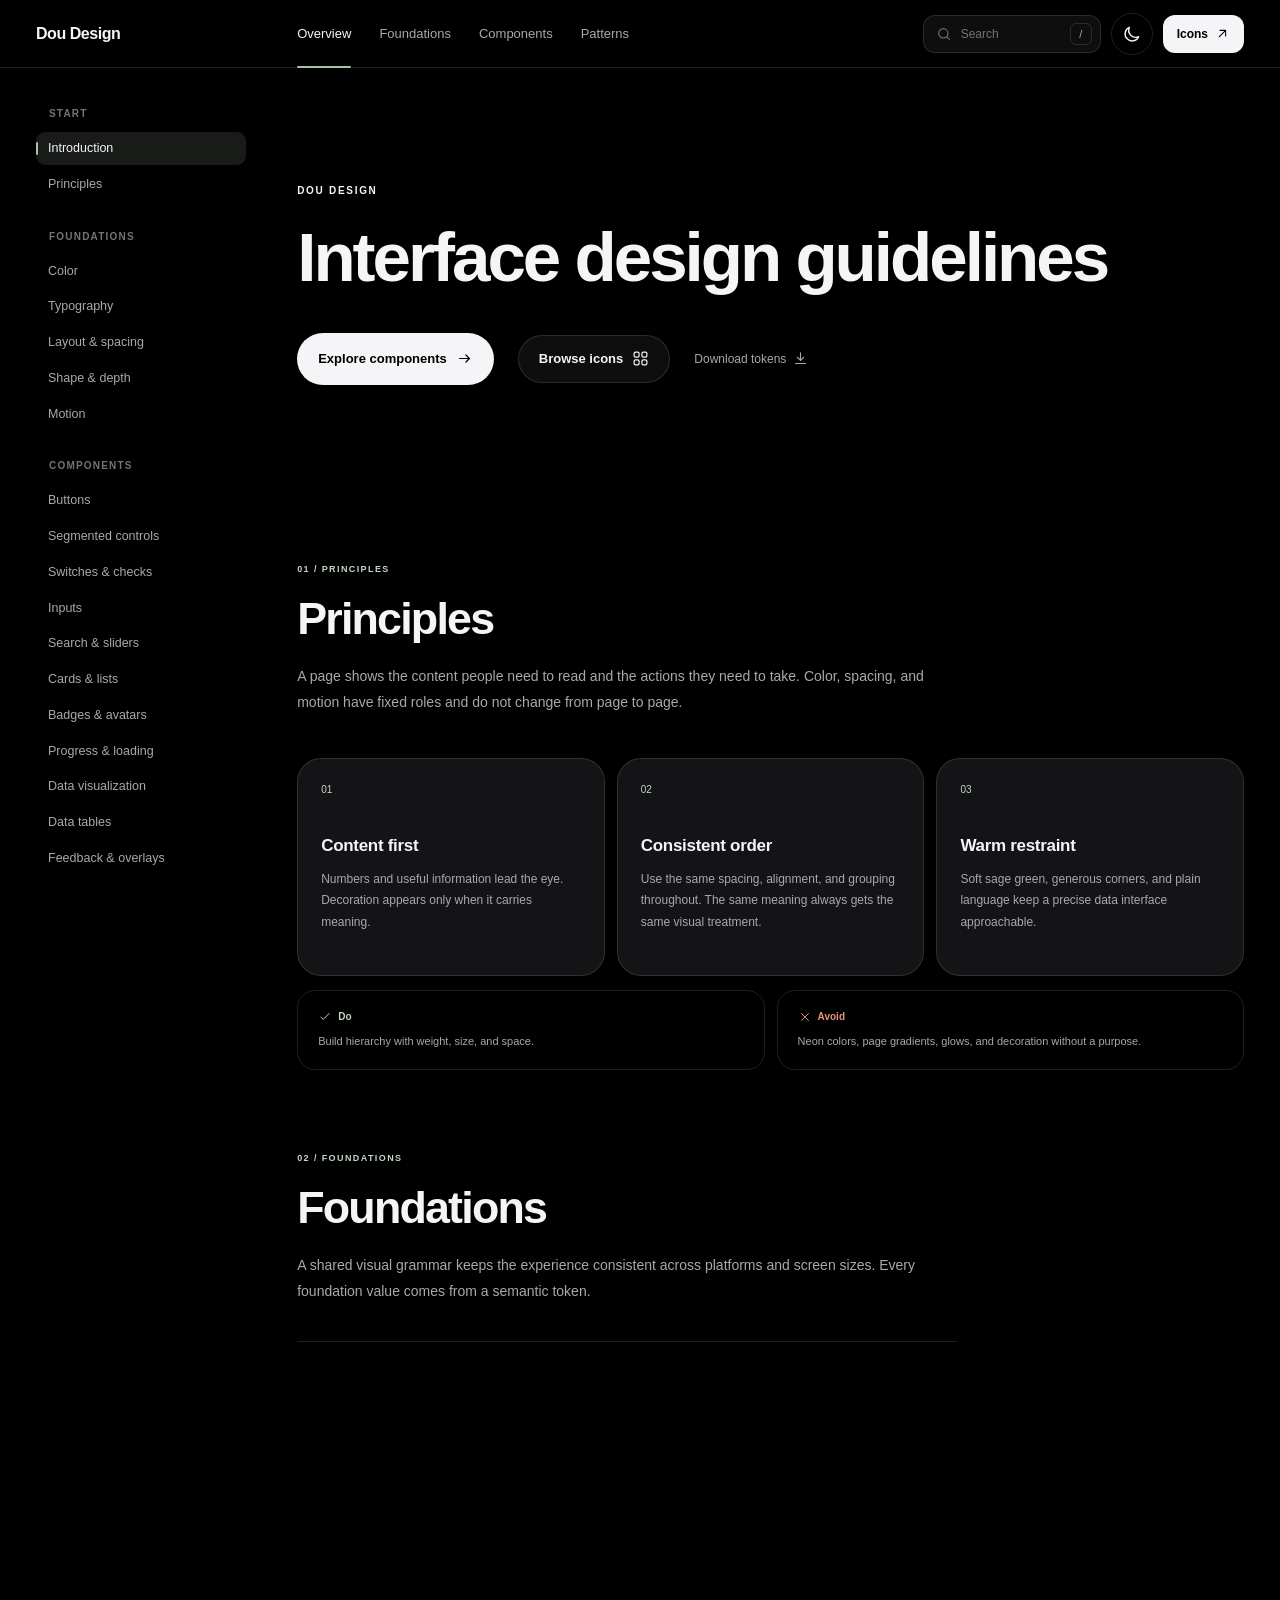
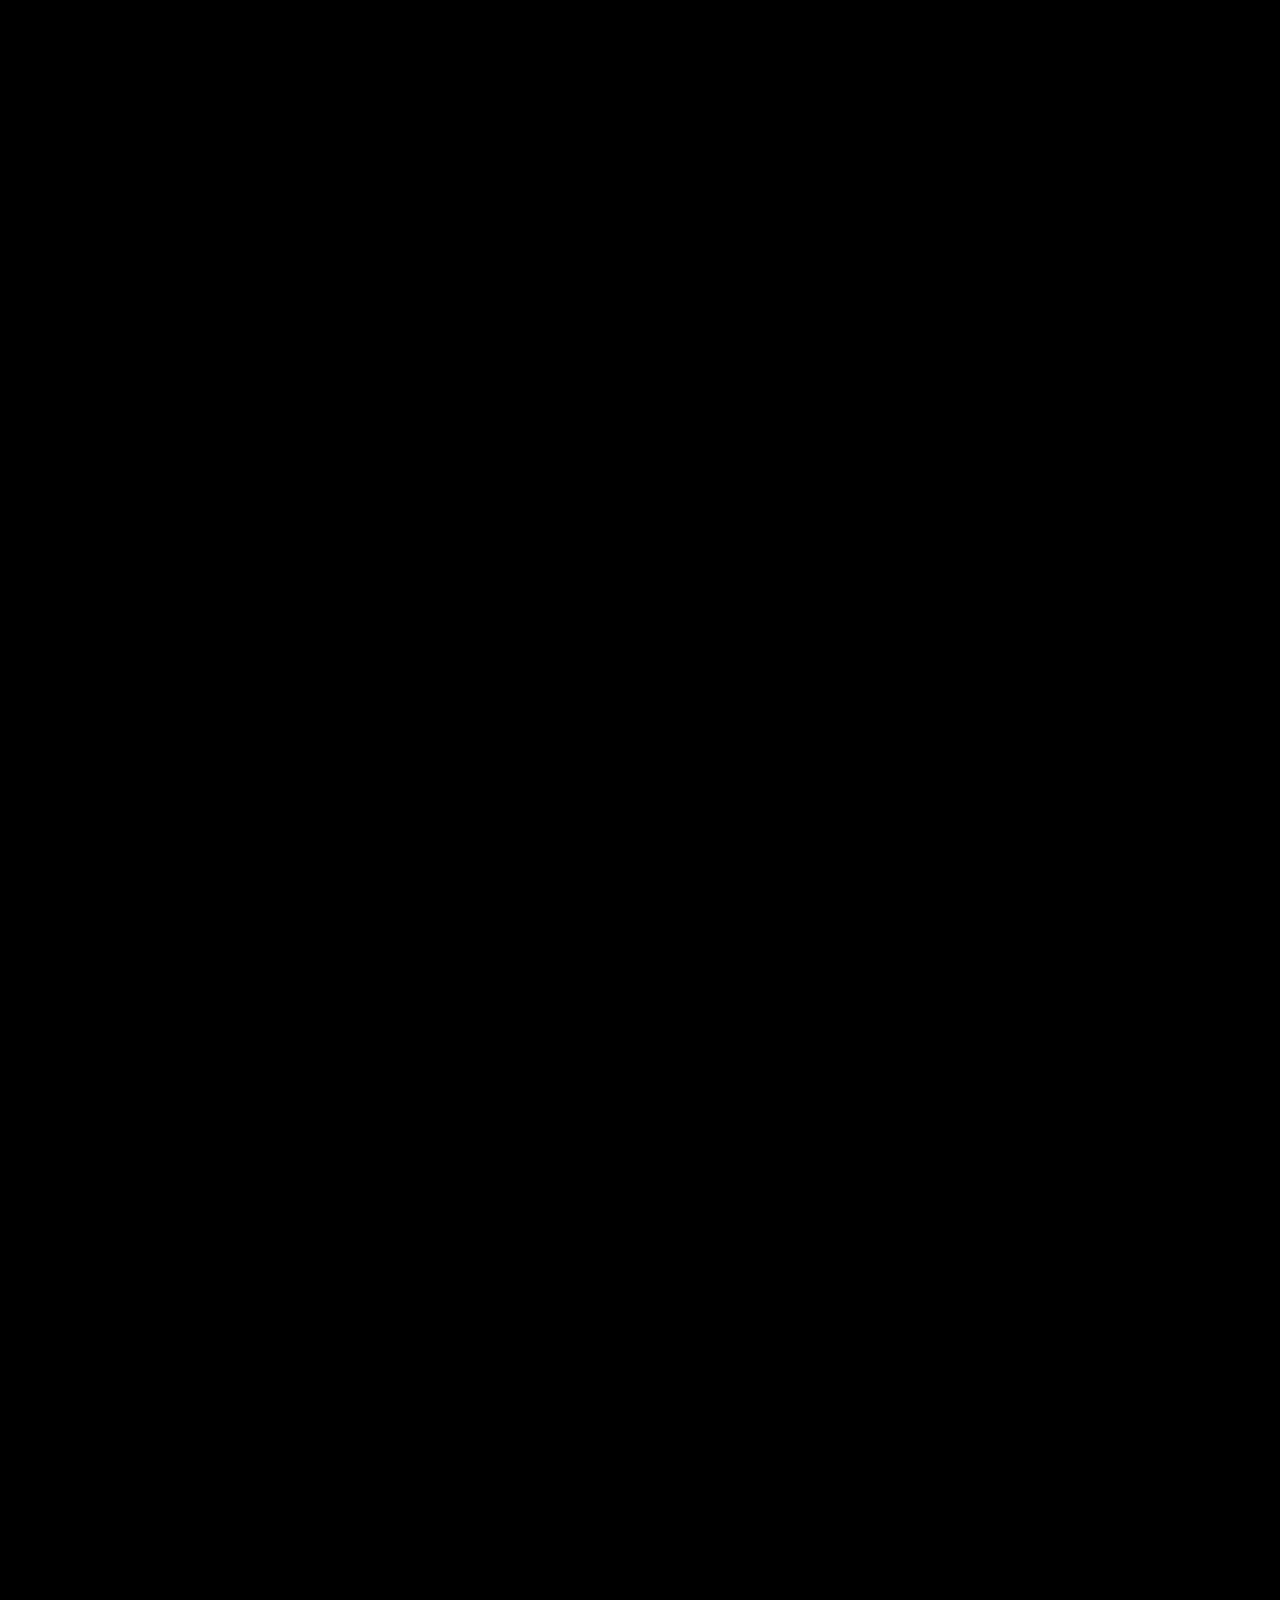
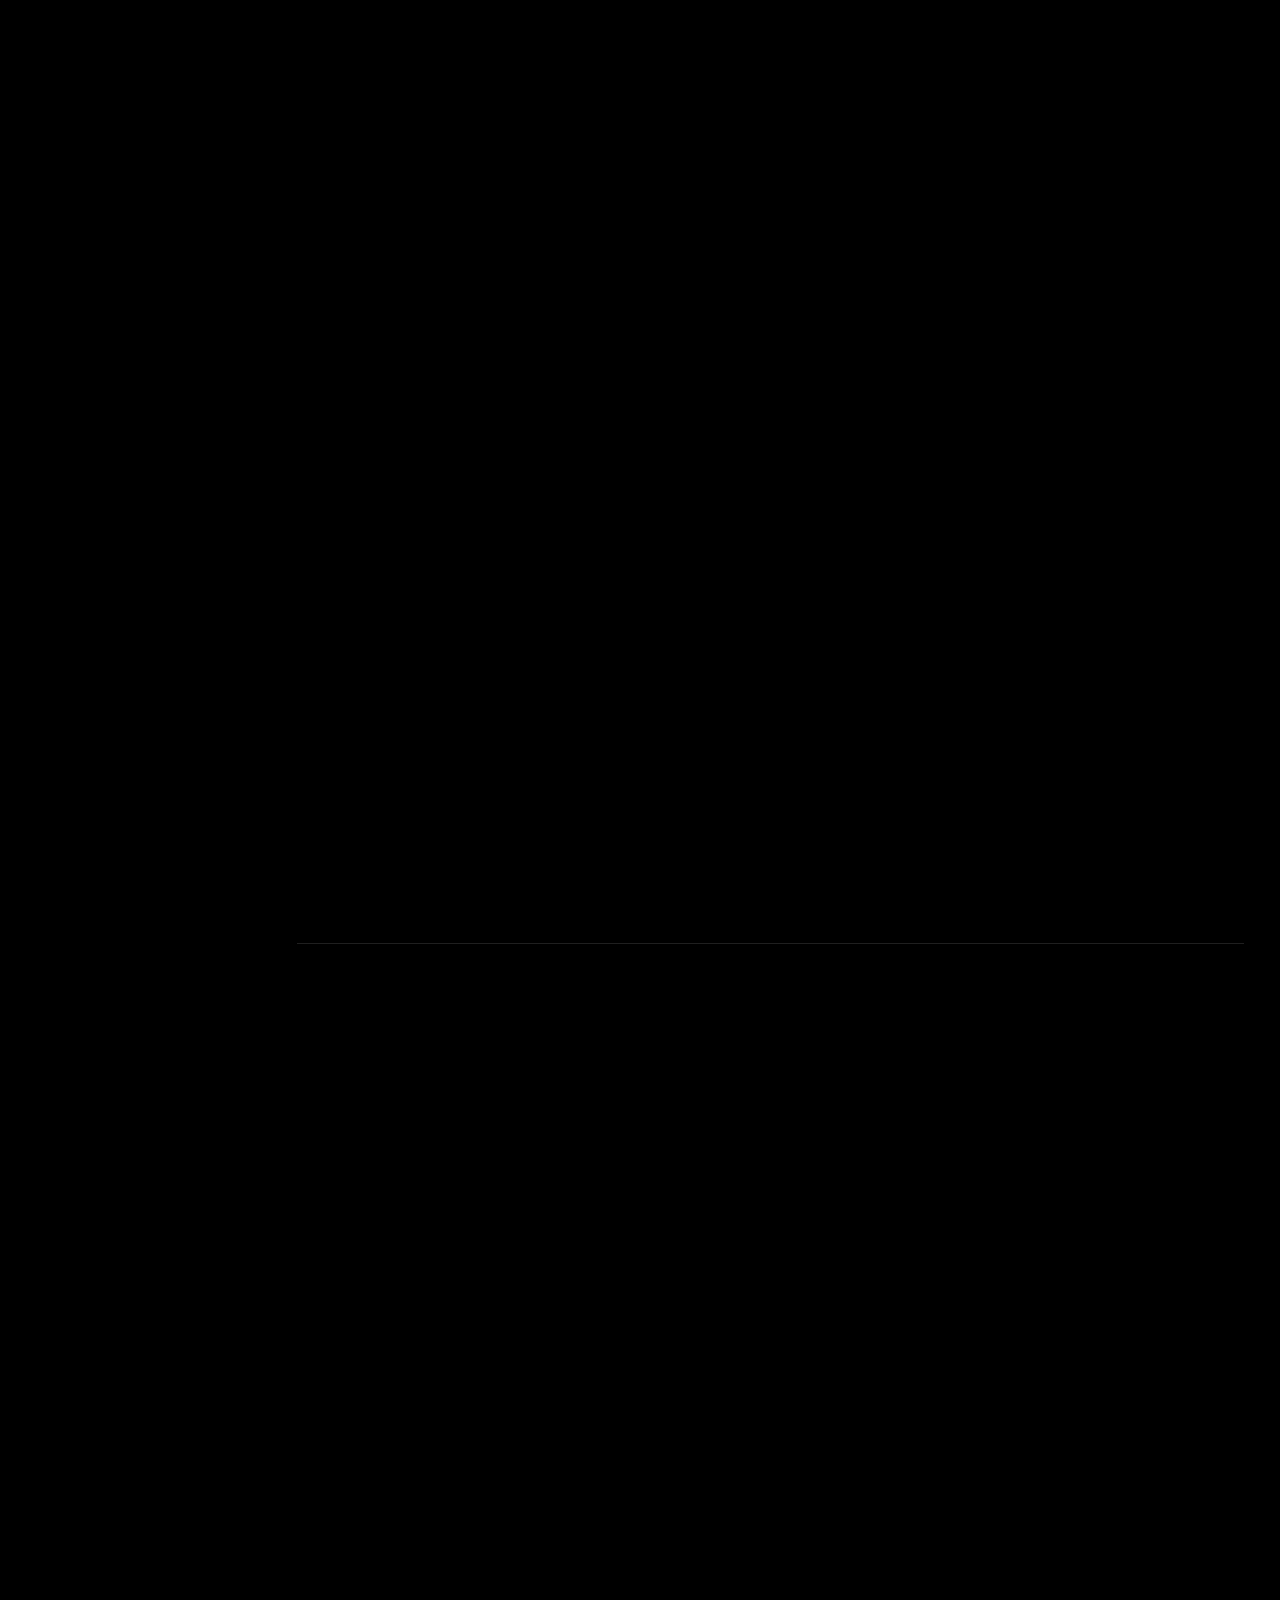
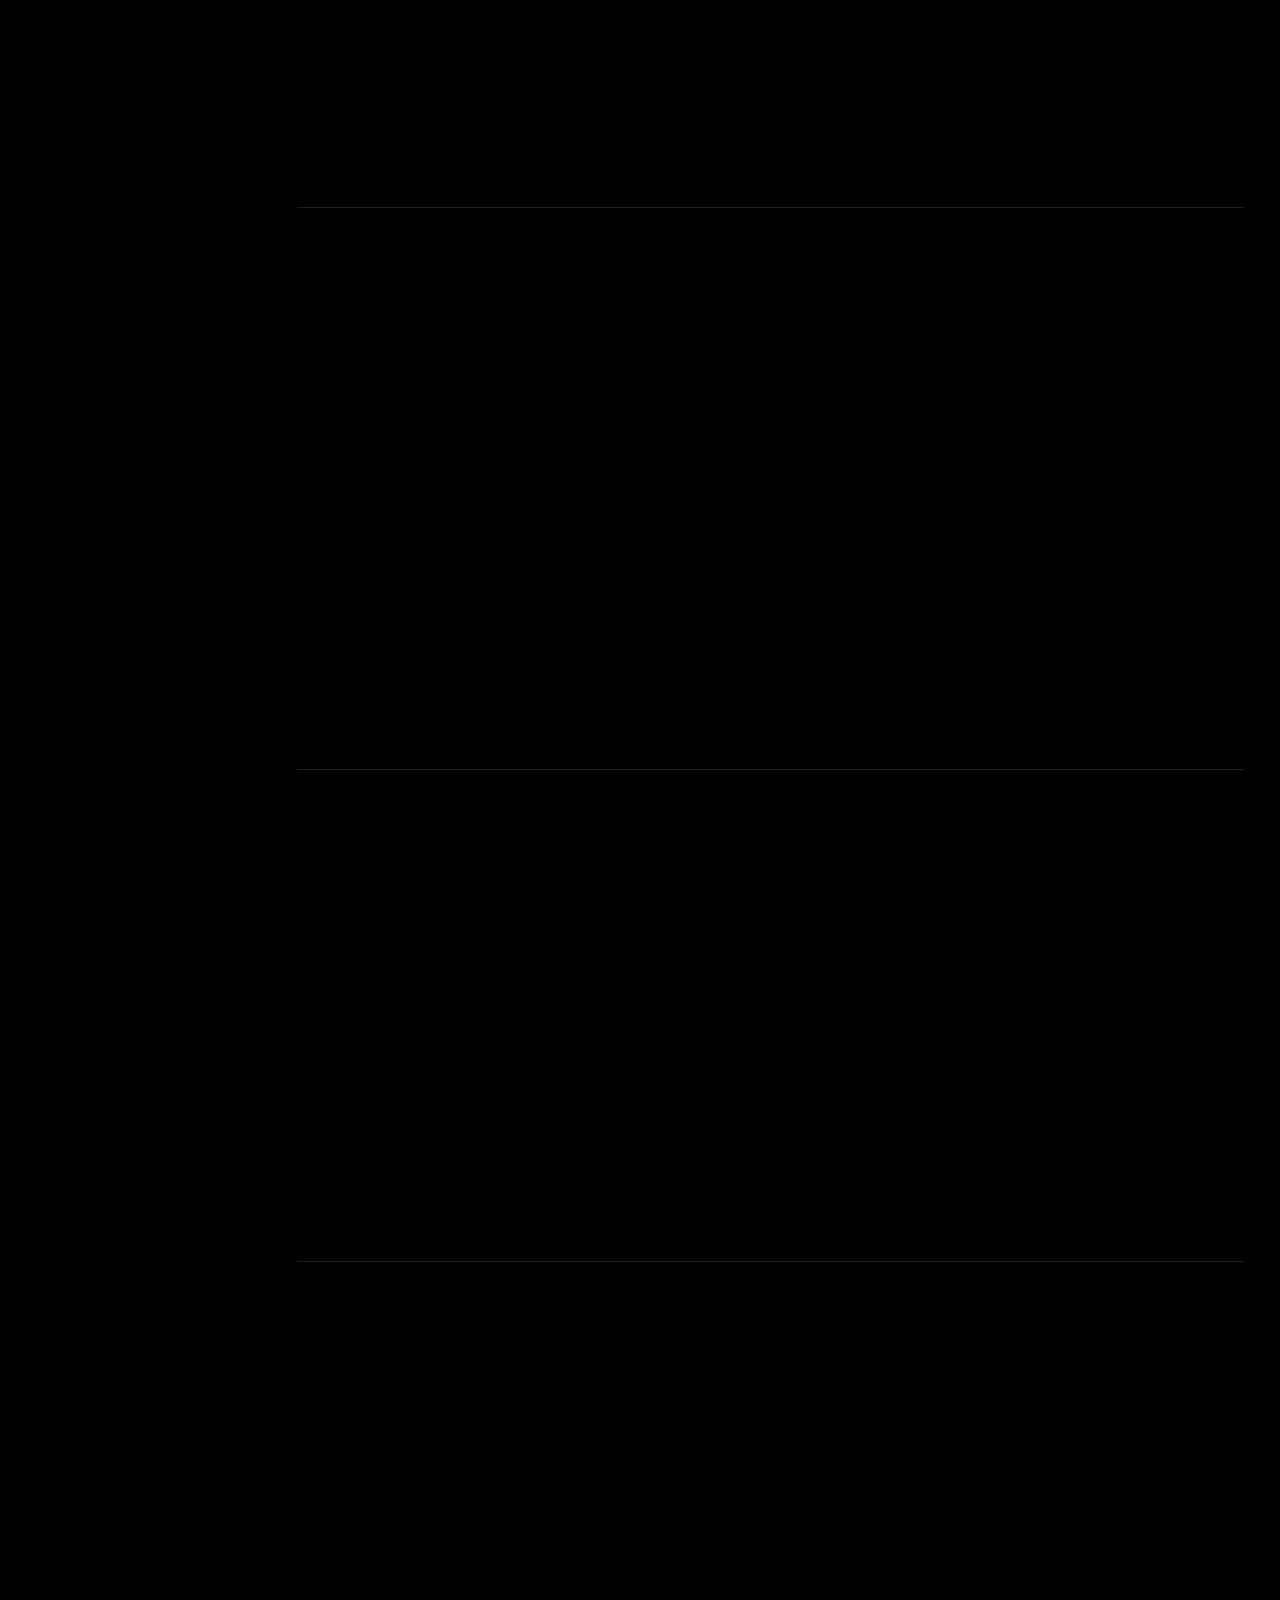
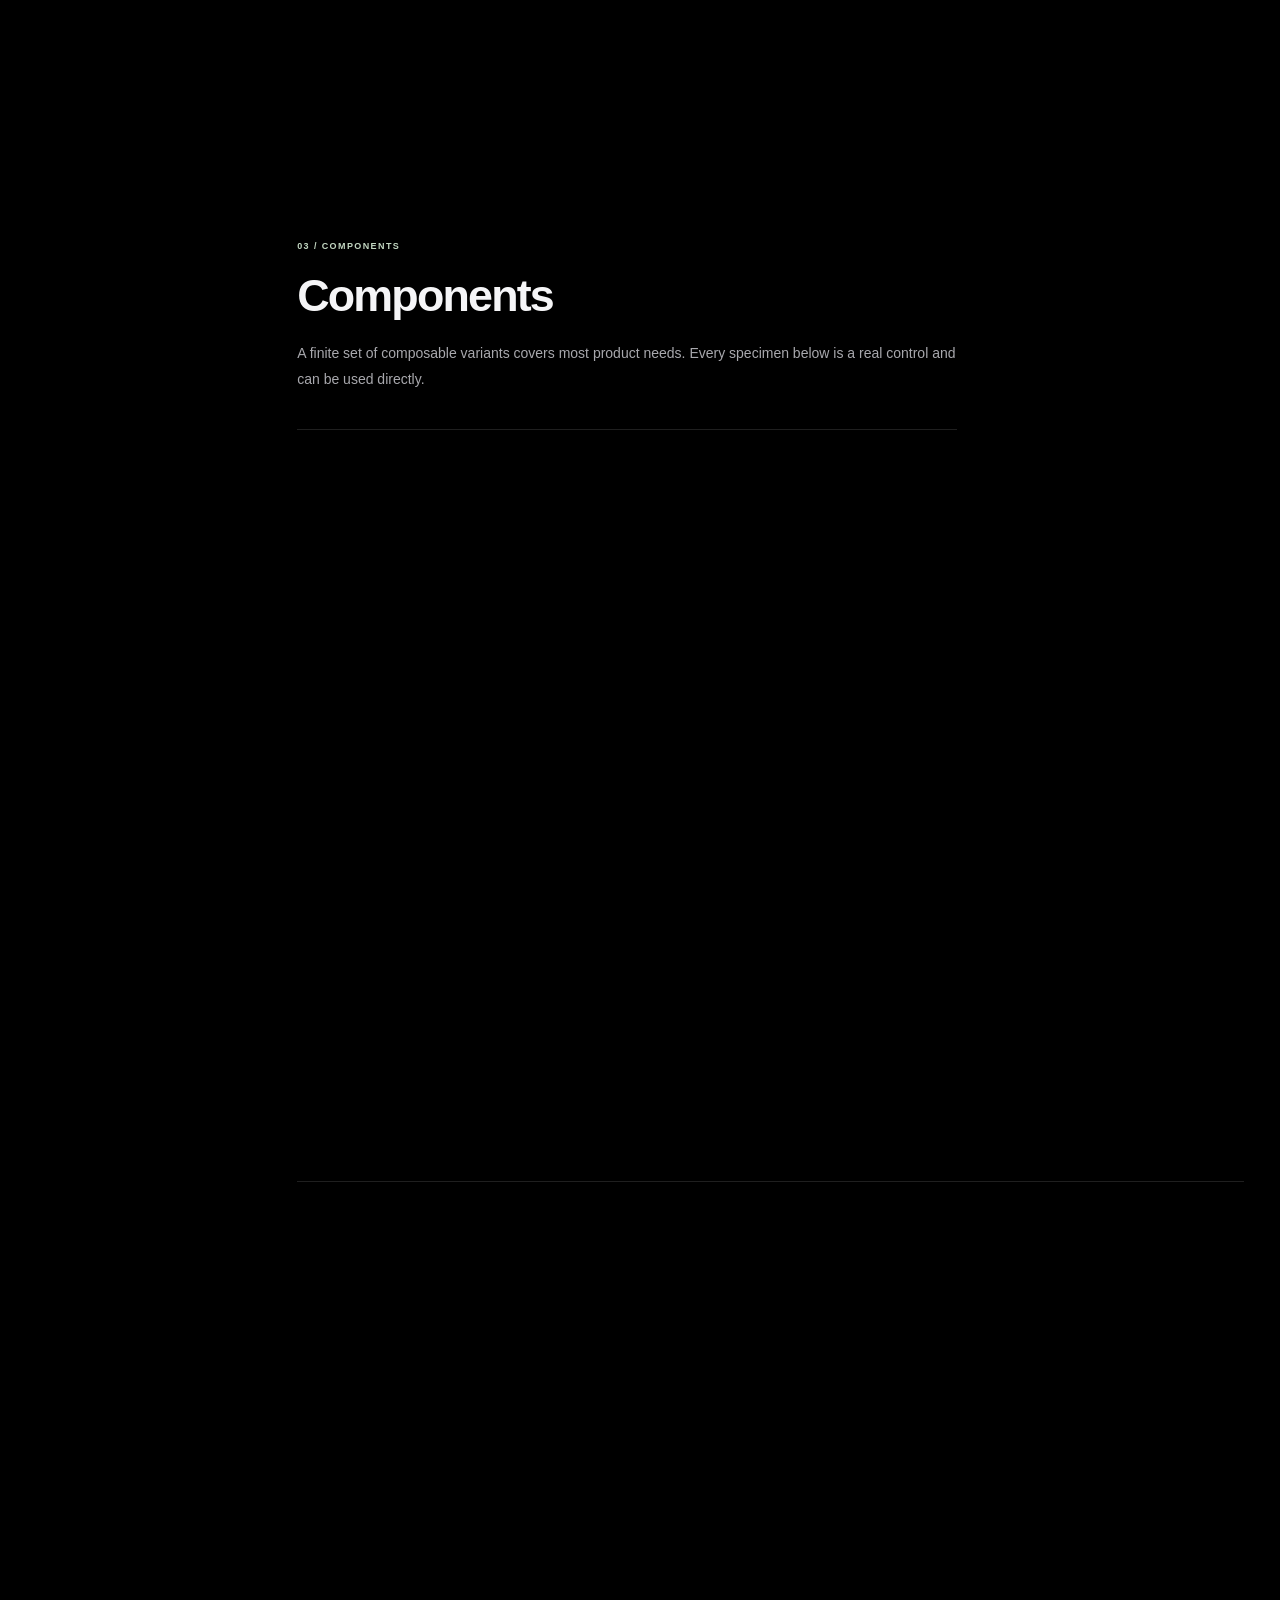
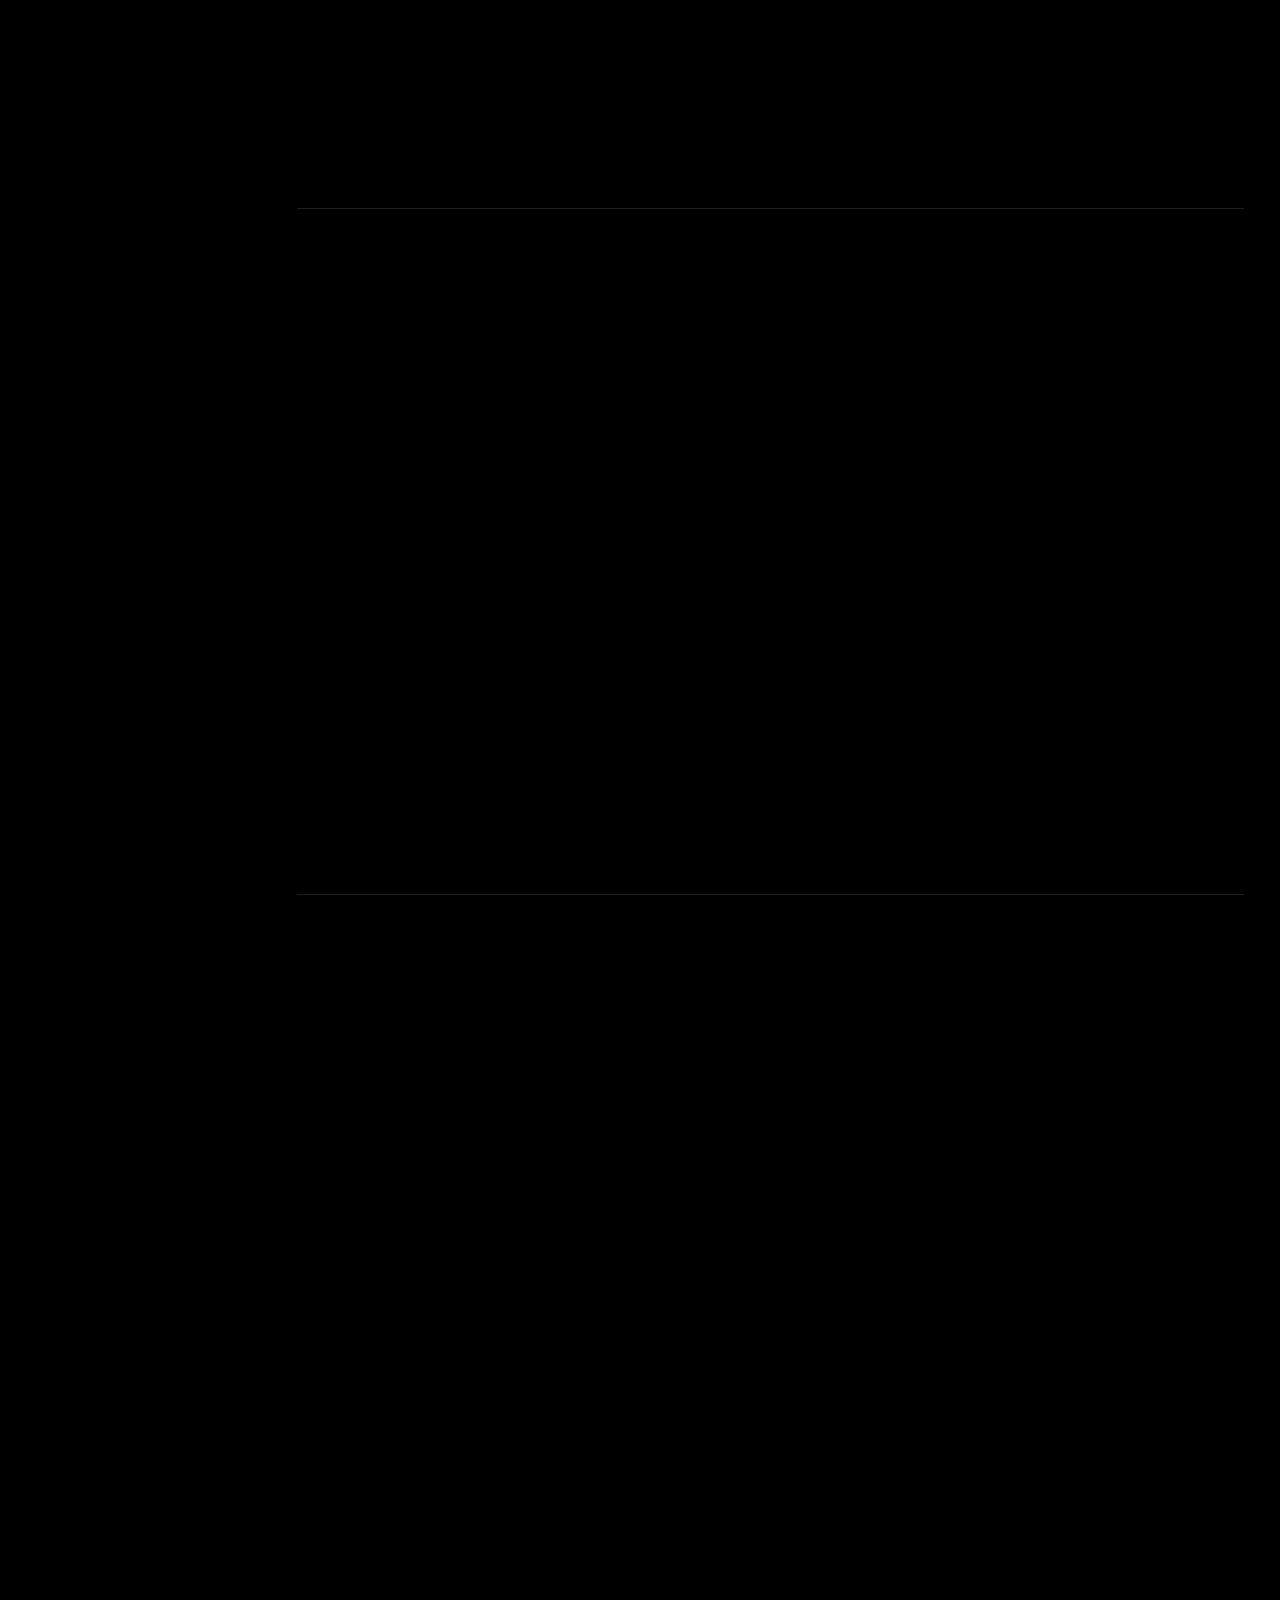
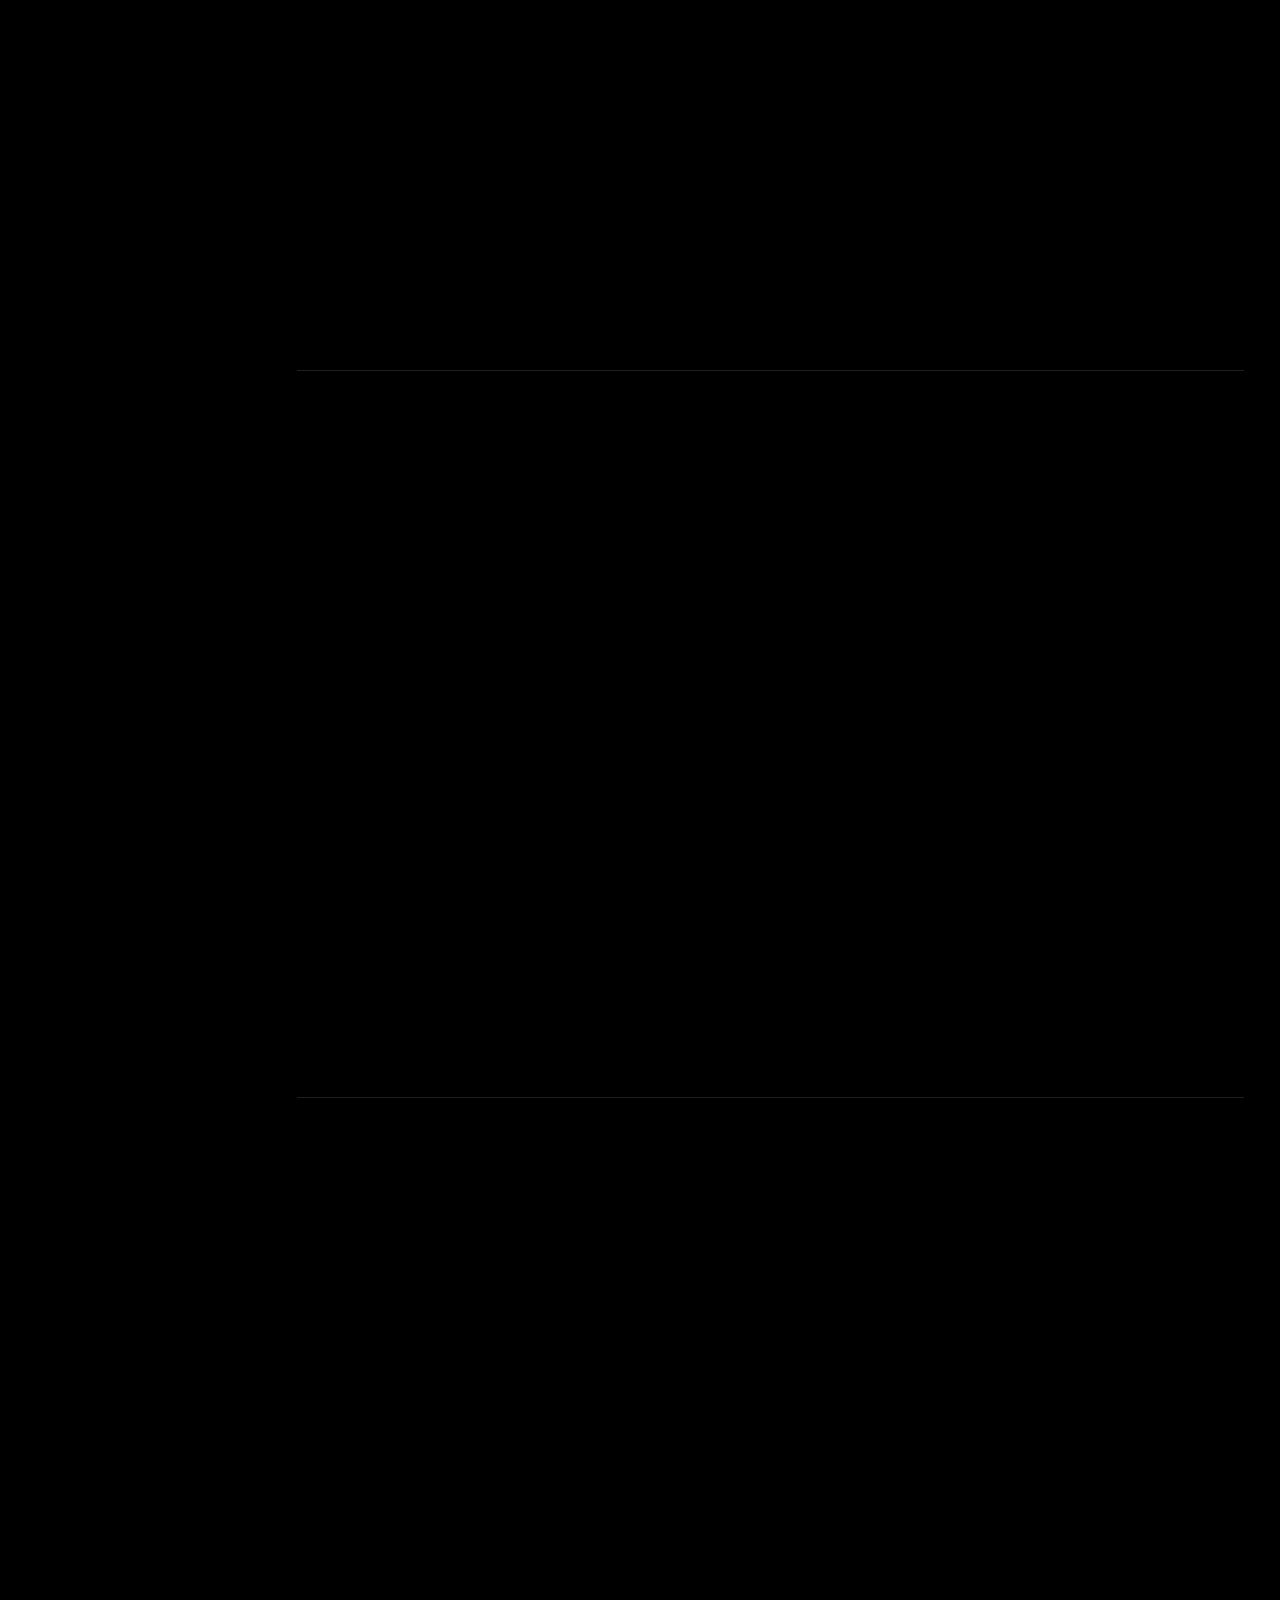
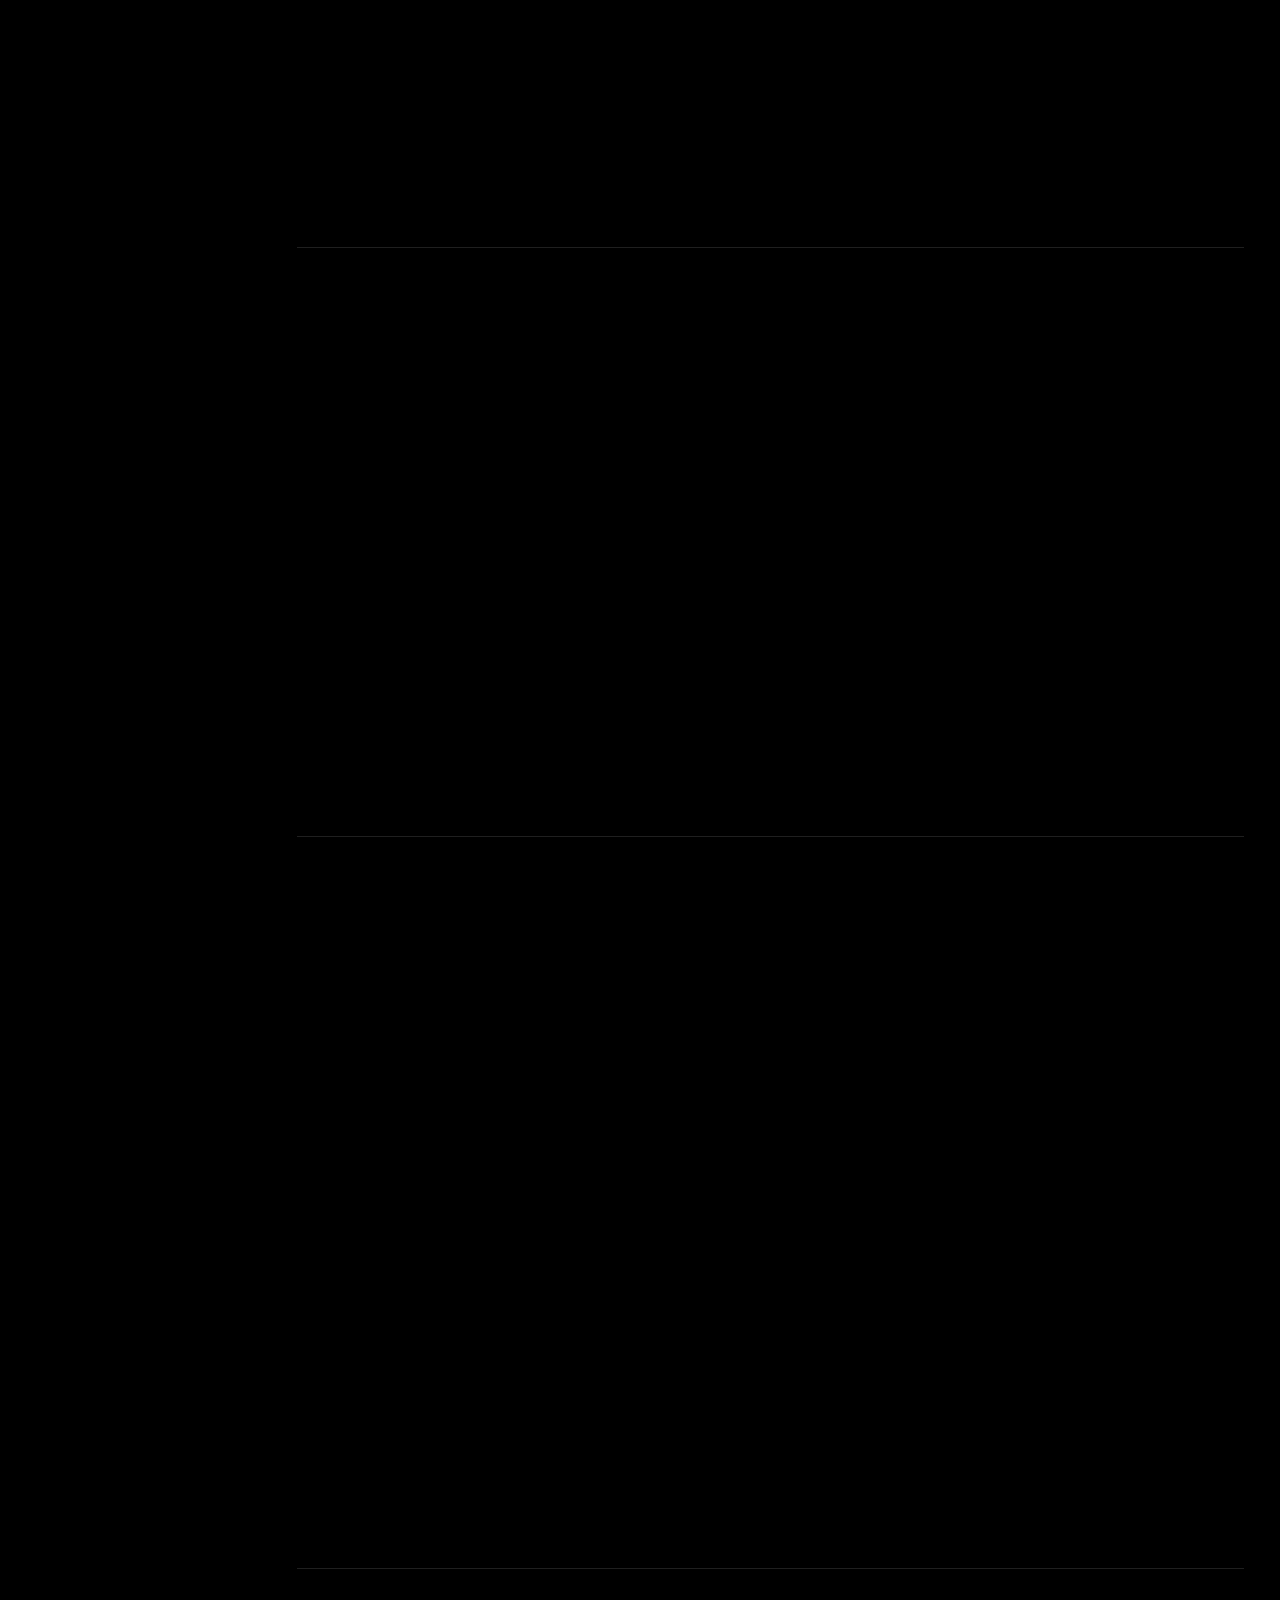
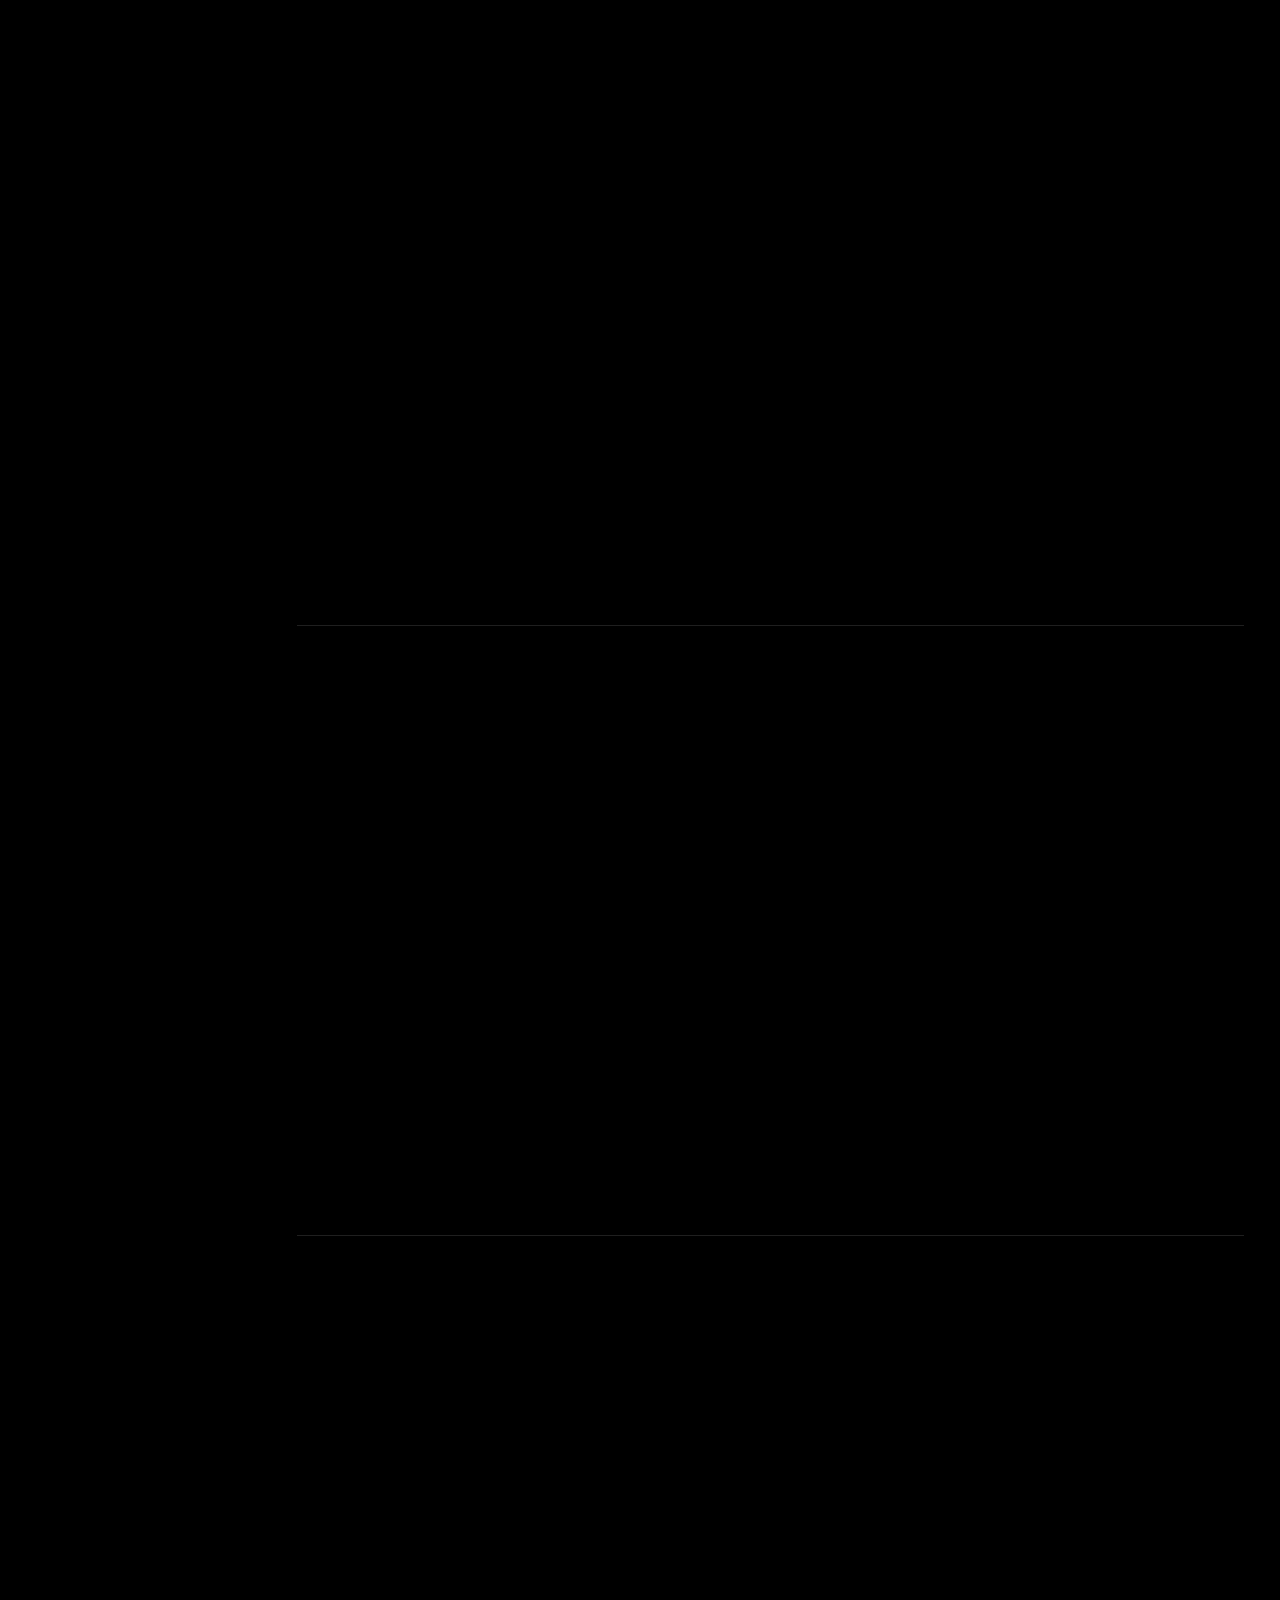
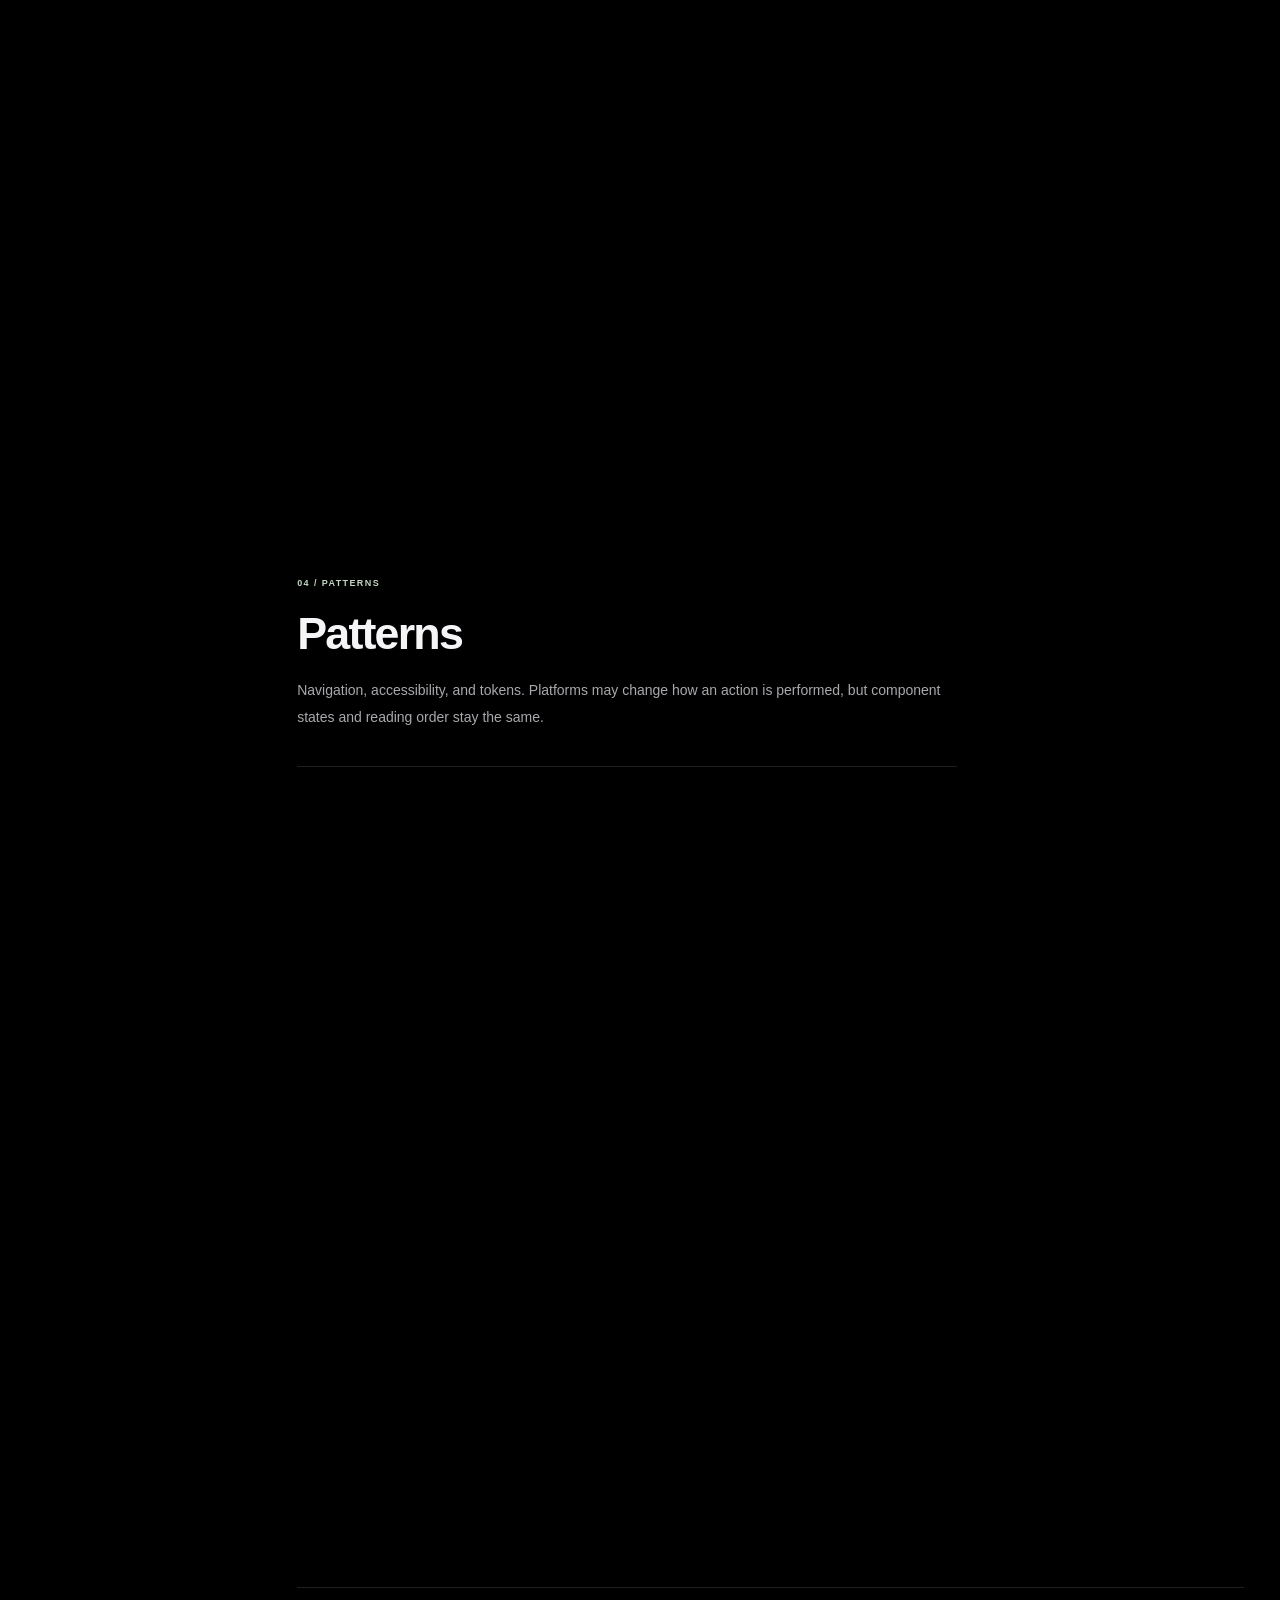
<file: site/index.html>
<!doctype html>
<html lang="en" data-theme="dark">
<head>
  <meta charset="utf-8">
  <meta name="viewport" content="width=device-width, initial-scale=1">
  <meta name="theme-color" content="#000000">
  <meta name="description" content="Dou Design is a cross-platform interface design system covering color, typography, layout, components, patterns, and tokens.">
  <title>Dou Design</title>
  <link rel="icon" href="data:,">
  <link rel="stylesheet" href="styles.css">
  <script>try{const t=localStorage.getItem('dou-theme');if(t==='light'||t==='dark')document.documentElement.dataset.theme=t}catch(e){}</script>
  <script src="app.js" defer></script>
</head>
<body>
  <a class="skip-link" href="#main">Skip to content</a>

  <svg class="svg-defs" xmlns="http://www.w3.org/2000/svg" aria-hidden="true">
    <defs>
      <symbol id="i-arrow" viewBox="0 0 24 24"><path d="M5 12h14m-5-5 5 5-5 5"/></symbol>
      <symbol id="i-arrow-up" viewBox="0 0 24 24"><path d="M7 17 17 7M8 7h9v9"/></symbol>
      <symbol id="i-chevron" viewBox="0 0 24 24"><path d="m9 6 6 6-6 6"/></symbol>
      <symbol id="i-sun" viewBox="0 0 24 24"><circle cx="12" cy="12" r="4"/><path d="M12 2v2m0 16v2M2 12h2m16 0h2M4.9 4.9l1.4 1.4m11.4 11.4 1.4 1.4m0-14.2-1.4 1.4M6.3 17.7l-1.4 1.4"/></symbol>
      <symbol id="i-moon" viewBox="0 0 24 24"><path d="M20 15.2A8.5 8.5 0 0 1 8.8 4 8.5 8.5 0 1 0 20 15.2Z"/></symbol>
      <symbol id="i-search" viewBox="0 0 24 24"><circle cx="11" cy="11" r="7"/><path d="m20 20-4-4"/></symbol>
      <symbol id="i-menu" viewBox="0 0 24 24"><path d="M4 7h16M4 12h16M4 17h16"/></symbol>
      <symbol id="i-close" viewBox="0 0 24 24"><path d="m6 6 12 12M18 6 6 18"/></symbol>
      <symbol id="i-copy" viewBox="0 0 24 24"><rect x="8" y="8" width="11" height="11" rx="2"/><path d="M16 8V5a2 2 0 0 0-2-2H5a2 2 0 0 0-2 2v9a2 2 0 0 0 2 2h3"/></symbol>
      <symbol id="i-download" viewBox="0 0 24 24"><path d="M12 3v12m-5-5 5 5 5-5M4 20h16"/></symbol>
      <symbol id="i-check" viewBox="0 0 24 24"><path d="m5 12 4 4L19 6"/></symbol>
      <symbol id="i-plus" viewBox="0 0 24 24"><path d="M12 5v14M5 12h14"/></symbol>
      <symbol id="i-camera" viewBox="0 0 24 24"><path d="M4 7h3l2-3h6l2 3h3a1 1 0 0 1 1 1v11H3V8a1 1 0 0 1 1-1Z"/><circle cx="12" cy="13" r="4"/></symbol>
      <symbol id="i-sunrise" viewBox="0 0 24 24"><path d="M4 18h16M6 14a6 6 0 0 1 12 0M12 3v3M4 8l2 2m12 0 2-2M3 14h2m14 0h2"/></symbol>
      <symbol id="i-utensils" viewBox="0 0 24 24"><path d="M7 3v8m-3-8v5a3 3 0 0 0 6 0V3M7 11v10M16 3v18m0-18c3 2 4 5 4 8h-4"/></symbol>
      <symbol id="i-moonstar" viewBox="0 0 24 24"><path d="M19 15A7 7 0 0 1 9 5a7 7 0 1 0 10 10Z"/><path d="m17 3 .5 1.5L19 5l-1.5.5L17 7l-.5-1.5L15 5l1.5-.5L17 3Z"/></symbol>
      <symbol id="i-sparkle" viewBox="0 0 24 24"><path d="m12 3 1.8 5.2L19 10l-5.2 1.8L12 17l-1.8-5.2L5 10l5.2-1.8L12 3Z"/><path d="m19 16 .7 2.3L22 19l-2.3.7L19 22l-.7-2.3L16 19l2.3-.7L19 16Z"/></symbol>
      <symbol id="i-info" viewBox="0 0 24 24"><circle cx="12" cy="12" r="9"/><path d="M12 11v6m0-10v.1"/></symbol>
      <symbol id="i-trash" viewBox="0 0 24 24"><path d="M4 7h16M9 3h6l1 4H8l1-4Zm-3 4 1 14h10l1-14M10 11v6m4-6v6"/></symbol>
      <symbol id="i-home" viewBox="0 0 24 24"><path d="m3 11 9-8 9 8M5 10v11h14V10M9 21v-7h6v7"/></symbol>
      <symbol id="i-calendar" viewBox="0 0 24 24"><rect x="3" y="5" width="18" height="16" rx="3"/><path d="M8 3v4m8-4v4M3 10h18"/></symbol>
      <symbol id="i-trend" viewBox="0 0 24 24"><path d="m3 17 6-6 4 4 8-9M15 6h6v6"/></symbol>
      <symbol id="i-user" viewBox="0 0 24 24"><circle cx="12" cy="8" r="4"/><path d="M4 21a8 8 0 0 1 16 0"/></symbol>
      <symbol id="i-grid" viewBox="0 0 24 24"><rect x="3" y="3" width="7" height="7" rx="2"/><rect x="14" y="3" width="7" height="7" rx="2"/><rect x="3" y="14" width="7" height="7" rx="2"/><rect x="14" y="14" width="7" height="7" rx="2"/></symbol>
    </defs>
  </svg>

  <header class="site-header">
    <div class="header-inner">
      <button class="icon-button mobile-menu" id="menu-button" aria-label="Open navigation" aria-expanded="false" aria-controls="sidebar">
        <svg><use href="#i-menu"/></svg>
      </button>
      <a class="brand" href="#overview">Dou Design</a>
      <nav class="top-nav" aria-label="Primary">
        <a href="#overview" class="active">Overview</a>
        <a href="#foundations">Foundations</a>
        <a href="#components">Components</a>
        <a href="#patterns">Patterns</a>
      </nav>
      <div class="header-actions">
        <button class="search-trigger" id="search-button" aria-label="Search the guidelines">
          <svg><use href="#i-search"/></svg><span>Search</span><kbd>/</kbd>
        </button>
        <button class="icon-button" id="theme-toggle" aria-label="Switch to light theme" title="Switch theme">
          <svg class="theme-icon-sun"><use href="#i-sun"/></svg>
          <svg class="theme-icon-moon"><use href="#i-moon"/></svg>
        </button>
        <a class="header-download" href="icons/">
          <span>Icons</span><svg><use href="#i-arrow-up"/></svg>
        </a>
      </div>
    </div>
  </header>

  <button class="sidebar-scrim" id="sidebar-scrim" aria-label="Close navigation" tabindex="-1"></button>

  <div class="page-shell">
    <aside class="sidebar" id="sidebar" aria-label="Guideline sections">
      <div class="sidebar-inner">
        <nav class="side-nav">
          <div class="nav-group">
            <p class="nav-label">Start</p>
            <a href="#overview">Introduction</a>
            <a href="#principles">Principles</a>
          </div>
          <div class="nav-group">
            <p class="nav-label">Foundations</p>
            <a href="#color">Color</a>
            <a href="#typography">Typography</a>
            <a href="#layout">Layout &amp; spacing</a>
            <a href="#shape">Shape &amp; depth</a>
            <a href="#motion">Motion</a>
          </div>
          <div class="nav-group">
            <p class="nav-label">Components</p>
            <a href="#buttons">Buttons</a>
            <a href="#selection">Segmented controls</a>
            <a href="#switches">Switches &amp; checks</a>
            <a href="#inputs">Inputs</a>
            <a href="#search-slider">Search &amp; sliders</a>
            <a href="#cards">Cards &amp; lists</a>
            <a href="#badges">Badges &amp; avatars</a>
            <a href="#progress">Progress &amp; loading</a>
            <a href="#charts">Data visualization</a>
            <a href="#tables">Data tables</a>
            <a href="#feedback">Feedback &amp; overlays</a>
          </div>
          <div class="nav-group">
            <p class="nav-label">Patterns &amp; resources</p>
            <a href="#navigation">Navigation</a>
            <a href="#accessibility">Accessibility</a>
            <a href="#tokens">Design tokens</a>
          </div>
        </nav>
        <div class="sidebar-meta">
          <span class="status-dot"></span>
          <span>1.0.2</span>
          <span class="meta-separator">·</span>
          <span>Web / Mobile</span>
        </div>
      </div>
    </aside>

    <main id="main">
      <section class="hero observed-section" id="overview" data-title="Introduction">
        <div class="hero-copy">
          <p class="eyebrow">DOU DESIGN</p>
          <h1><span>Interface</span> <span>design</span> <span>guidelines</span></h1>
          <div class="hero-actions">
            <a class="button button-primary" href="#components">Explore components<svg><use href="#i-arrow"/></svg></a>
            <a class="button button-secondary" href="icons/">Browse icons<svg><use href="#i-grid"/></svg></a>
            <a class="text-link" href="../tokens/design-tokens.json" download>Download tokens<svg><use href="#i-download"/></svg></a>
          </div>
        </div>
      </section>

      <section class="doc-section observed-section" id="principles" data-title="Principles">
        <header class="section-header">
          <p class="section-index">01 / PRINCIPLES</p>
          <h2>Principles</h2>
          <p>A page shows the content people need to read and the actions they need to take. Color, spacing, and motion have fixed roles and do not change from page to page.</p>
        </header>
        <div class="principle-grid">
          <article class="principle-card"><span>01</span><h3>Content first</h3><p>Numbers and useful information lead the eye. Decoration appears only when it carries meaning.</p></article>
          <article class="principle-card"><span>02</span><h3>Consistent order</h3><p>Use the same spacing, alignment, and grouping throughout. The same meaning always gets the same visual treatment.</p></article>
          <article class="principle-card"><span>03</span><h3>Warm restraint</h3><p>Soft sage green, generous corners, and plain language keep a precise data interface approachable.</p></article>
        </div>
        <div class="guideline-pair">
          <div class="guideline do"><span><svg><use href="#i-check"/></svg>Do</span><p>Build hierarchy with weight, size, and space.</p></div>
          <div class="guideline dont"><span><svg><use href="#i-close"/></svg>Avoid</span><p>Neon colors, page gradients, glows, and decoration without a purpose.</p></div>
        </div>
      </section>

      <section class="doc-section section-group observed-section" id="foundations" data-title="Foundations">
        <header class="section-header">
          <p class="section-index">02 / FOUNDATIONS</p>
          <h2>Foundations</h2>
          <p>A shared visual grammar keeps the experience consistent across platforms and screen sizes. Every foundation value comes from a semantic token.</p>
        </header>

        <article class="doc-article observed-section" id="color" data-title="Color">
          <div class="article-heading"><span>02.1</span><div><h3>Color</h3><p>A black night theme and a warm paper theme share the same semantics. Changing the theme changes surfaces and contrast, not layout.</p></div></div>
          <div class="theme-palettes">
            <div class="palette-card night-palette">
              <div class="palette-heading"><div><span class="palette-dot"></span><strong>Night</strong><small>Dark</small></div><span>Default theme</span></div>
              <div class="palette-canvas dark-canvas">
                <div class="palette-sample-card"><span>Today's intake</span><strong>1,248<small>kcal</small></strong><i></i></div>
              </div>
              <code>Canvas #000000</code>
            </div>
            <div class="palette-card paper-palette">
              <div class="palette-heading"><div><span class="palette-dot"></span><strong>Paper</strong><small>Light</small></div><span>Light theme</span></div>
              <div class="palette-canvas light-canvas">
                <div class="palette-sample-card"><span>Today's intake</span><strong>1,248<small>kcal</small></strong><i></i></div>
              </div>
              <code>Canvas #F4EFE5</code>
            </div>
          </div>
          <h4 class="minor-heading">Accent presets</h4>
          <p class="body-copy preset-intro">A preset replaces the accent only. Text, surfaces, and status colors stay the same. Select one to preview it across the site.</p>
          <div class="accent-presets" role="group" aria-label="Site accent presets">
            <button class="accent-preset selected" data-accent="sage" aria-pressed="true"><span><i style="background:#a8bfa8"></i><i style="background:#728e71"></i><i style="background:#c2d6c1"></i></span><strong>Sage</strong><small>Default</small></button>
            <button class="accent-preset" data-accent="blue" aria-pressed="false"><span><i style="background:#a9b7c9"></i><i style="background:#607e99"></i><i style="background:#c6d2e0"></i></span><strong>Sea blue</strong><small>Cool</small></button>
            <button class="accent-preset" data-accent="apricot" aria-pressed="false"><span><i style="background:#d9a77a"></i><i style="background:#a56f3e"></i><i style="background:#e8c3a3"></i></span><strong>Apricot</strong><small>Warm</small></button>
            <button class="accent-preset" data-accent="violet" aria-pressed="false"><span><i style="background:#b9add2"></i><i style="background:#807196"></i><i style="background:#d0c7e2"></i></span><strong>Lavender</strong><small>Soft</small></button>
            <button class="accent-preset" data-accent="terracotta" aria-pressed="false"><span><i style="background:#d39a8a"></i><i style="background:#a96250"></i><i style="background:#e5b8ac"></i></span><strong>Terracotta</strong><small>Earth</small></button>
            <button class="accent-preset" data-accent="rose" aria-pressed="false"><span><i style="background:#d5a3b5"></i><i style="background:#a36579"></i><i style="background:#e7c1ce"></i></span><strong>Dusty rose</strong><small>Muted</small></button>
          </div>
          <h4 class="minor-heading">Core semantics</h4>
          <div class="swatch-grid">
            <button class="swatch" data-copy="#000000" style="--swatch:#000000"><i></i><span><strong>Canvas</strong><small>Background</small></span><code>#000000</code></button>
            <button class="swatch" data-copy="#F5F5F7" style="--swatch:#F5F5F7"><i></i><span><strong>Ink</strong><small>Primary text &amp; controls</small></span><code>#F5F5F7</code></button>
            <button class="swatch" data-copy="#A8BFA8" style="--swatch:#A8BFA8"><i></i><span><strong>Sage</strong><small>Accent</small></span><code>#A8BFA8</code></button>
            <button class="swatch" data-copy="#C2D6C1" style="--swatch:#C2D6C1"><i></i><span><strong>Sage deep</strong><small>Accent text</small></span><code>#C2D6C1</code></button>
            <button class="swatch" data-copy="#D9A77A" style="--swatch:#D9A77A"><i></i><span><strong>Ochre</strong><small>Warm</small></span><code>#D9A77A</code></button>
            <button class="swatch" data-copy="#A9B7C9" style="--swatch:#A9B7C9"><i></i><span><strong>Slate</strong><small>Cool</small></span><code>#A9B7C9</code></button>
            <button class="swatch" data-copy="#E29379" style="--swatch:#E29379"><i></i><span><strong>Terracotta</strong><small>Warning</small></span><code>#E29379</code></button>
          </div>
          <p class="inline-note"><svg><use href="#i-info"/></svg>Select a swatch to copy its value. Never communicate status with color alone; pair it with text, shape, or an icon.</p>
        </article>

        <article class="doc-article observed-section" id="typography" data-title="Typography">
          <div class="article-heading"><span>02.2</span><div><h3>Typography</h3><p>A calm text face paired with compact numerals. Regular 400 and semibold 600 cover most hierarchy.</p></div></div>
          <div class="type-specimen">
            <div class="type-display"><span>What did you eat today</span><strong>1,248<small>kcal</small></strong></div>
            <div class="type-details"><span>Meican Sans</span><span>Fallback: system sans-serif</span><span>Numerals: tabular figures</span></div>
          </div>
          <div class="token-table-wrap">
            <table class="token-table">
              <thead><tr><th>Role</th><th>Size / line height</th><th>Weight</th><th>Tracking</th></tr></thead>
              <tbody>
                <tr><td><span class="type-row large-title">Large title</span></td><td>38 / 1.04</td><td>600</td><td>−1.3</td></tr>
                <tr><td><span class="type-row page-title">Page title</span></td><td>32 / 1.08</td><td>600</td><td>−0.9</td></tr>
                <tr><td><span class="type-row section-title">Section title</span></td><td>21 / 1.20</td><td>600</td><td>−0.4</td></tr>
                <tr><td><span class="type-row body-title">Body</span></td><td>16 / 1.50</td><td>400</td><td>0</td></tr>
                <tr><td><span class="type-row footnote-title">Footnote</span></td><td>13 / 1.50</td><td>400</td><td>0</td></tr>
              </tbody>
            </table>
          </div>
          <div class="rule-list"><p><strong>Align numbers</strong>Measurements and dates use tabular figures. Units are smaller and share the baseline.</p><p><strong>Limit line length</strong>Body text does not stretch indefinitely. When text is enlarged, let it wrap instead of clipping.</p></div>
        </article>

        <article class="doc-article observed-section" id="layout" data-title="Layout &amp; spacing">
          <div class="article-heading"><span>02.3</span><div><h3>Layout &amp; spacing</h3><p>A 4px rhythm. Space follows content relationships instead of being divided evenly.</p></div></div>
          <div class="spacing-demo" aria-label="Spacing examples of 4, 8, 12, 16, 24, and 42 pixels">
            <div><i style="--size:4px"></i><span>4</span></div><div><i style="--size:8px"></i><span>8</span></div><div><i style="--size:12px"></i><span>12</span></div><div><i style="--size:16px"></i><span>16</span></div><div><i style="--size:24px"></i><span>24</span></div><div><i style="--size:42px"></i><span>42</span></div>
          </div>
          <div class="measurement-grid">
            <div><strong>24 px</strong><span>Mobile page inset</span></div><div><strong>42 px</strong><span>Section gap</span></div><div><strong>24 px</strong><span>Default card padding</span></div><div><strong>760 px</strong><span>Product content width</span></div>
          </div>
          <p class="body-copy">Narrow screens stay single column. Wide screens cap the reading width and center the content. Reflow multi-column controls before reducing type. Fixed actions must not cover inputs, and scrollable content leaves about 144px behind a floating navigation bar.</p>
        </article>

        <article class="doc-article observed-section" id="shape" data-title="Shape &amp; depth">
          <div class="article-heading"><span>02.4</span><div><h3>Shape &amp; depth</h3><p>Rounded corners are soft without becoming playful. Thin borders define surfaces; shadows only suggest a slight spatial relationship.</p></div></div>
          <div class="radius-grid">
            <div><i style="--radius:28px"></i><strong>28 px</strong><span>Primary card</span></div>
            <div><i style="--radius:18px"></i><strong>18 px</strong><span>Standard input</span></div>
            <div><i style="--radius:10px"></i><strong>10 px</strong><span>Badge</span></div>
            <div><i style="--radius:999px"></i><strong>Pill</strong><span>Capsule control</span></div>
          </div>
          <div class="guideline-pair compact-guidelines">
            <div class="guideline do"><span><svg><use href="#i-check"/></svg>Do</span><p>Use a 1px translucent card border and 0.7px dividers.</p></div>
            <div class="guideline dont"><span><svg><use href="#i-close"/></svg>Avoid</span><p>Outlining every nested element or stacking heavy shadows.</p></div>
          </div>
        </article>

        <article class="doc-article observed-section" id="motion" data-title="Motion">
          <div class="article-heading"><span>02.5</span><div><h3>Motion</h3><p>Motion confirms input and preserves spatial continuity. It is not a demonstration of technique. Nothing loops, and entrances do not queue.</p></div></div>
          <div class="motion-demo">
            <button class="button button-primary" id="motion-button">Press to see the response</button>
            <div class="motion-readout"><span>PRESS</span><strong>170 ms</strong><small>scale 0.97 · opacity 0.90</small></div>
          </div>
          <div class="duration-list"><div><span>Selection</span><i style="--duration:57%"></i><b>240 ms</b></div><div><span>Segmented thumb</span><i style="--duration:71%"></i><b>300 ms</b></div><div><span>Page entrance</span><i style="--duration:100%"></i><b>440 ms</b></div></div>
          <p class="inline-note"><svg><use href="#i-info"/></svg>Respect the system “Reduce motion” setting. Replace spatial movement with an immediate state change or a quick fade.</p>
        </article>
      </section>

      <section class="doc-section section-group observed-section" id="components" data-title="Components">
        <header class="section-header">
          <p class="section-index">03 / COMPONENTS</p>
          <h2>Components</h2>
          <p>A finite set of composable variants covers most product needs. Every specimen below is a real control and can be used directly.</p>
        </header>

        <article class="doc-article observed-section" id="buttons" data-title="Buttons">
          <div class="article-heading"><span>03.1</span><div><h3>Buttons</h3><p>For submitting, confirming, and navigating. One primary action per area; everything else is secondary, outline, quiet, or glass.</p></div></div>
          <div class="component-demo">
            <div class="demo-label"><span>Variants</span><small>PRIMARY / SECONDARY / OUTLINE / QUIET / GLASS</small></div>
            <div class="button-showcase">
              <button class="button button-primary" id="save-button"><svg><use href="#i-check"/></svg><span>Save changes</span></button>
              <button class="button button-secondary" id="secondary-button"><svg><use href="#i-plus"/></svg>Add item</button>
              <button class="button button-outline" data-demo-message="Outline button">Outline</button>
              <button class="button button-quiet" id="quiet-button" data-demo-message="Quiet button">Quiet<svg><use href="#i-arrow"/></svg></button>
              <button class="button button-glass" data-demo-message="Glass button">Glass</button>
            </div>
            <div class="demo-divider"></div>
            <div class="demo-label"><span>Sizes &amp; states</span><small>40 / 48 / 56 PX</small></div>
            <div class="button-showcase">
              <button class="button button-secondary button-small" data-demo-message="Small button">Small</button>
              <button class="button button-primary button-large" data-demo-message="Large button">Large</button>
              <button class="button button-secondary" disabled>Unavailable</button>
              <button class="button button-danger" data-open-confirm>Delete</button>
              <button class="button button-secondary button-icon" data-demo-message="Icon button" aria-label="Add"><svg><use href="#i-plus"/></svg></button>
              <button class="button button-outline button-icon" data-demo-message="Outline icon button" aria-label="Search"><svg><use href="#i-search"/></svg></button>
              <button class="button button-glass button-icon" data-demo-message="Glass icon button" aria-label="More"><svg><use href="#i-arrow-up"/></svg></button>
            </div>
          </div>
          <div class="anatomy-grid"><div><span>Default height</span><strong>48 px</strong></div><div><span>Primary height</span><strong>56 px</strong></div><div><span>Target size</span><strong>≥ 44 px</strong></div></div>
          <p class="body-copy">Press scales to 0.97 with no ripple. Loading keeps the original width. Disabled buttons do not respond. Use the glass variant only over an existing surface or divider.</p>
          <details class="code-example"><summary>View button code<svg><use href="#i-chevron"/></svg></summary><div class="code-example-body"><button class="code-copy" data-code-copy="code-buttons">Copy code</button><pre><code id="code-buttons">&lt;button class="dd-button primary"&gt;Save changes&lt;/button&gt;
&lt;button class="dd-button secondary"&gt;Add item&lt;/button&gt;
&lt;button class="dd-button outline"&gt;Outline&lt;/button&gt;
&lt;button class="dd-button glass"&gt;Glass&lt;/button&gt;
&lt;button class="dd-button secondary" disabled&gt;Unavailable&lt;/button&gt;

&lt;style&gt;
.dd-button { min-height: 48px; padding: 0 20px; border-radius: 999px;
  border: 1px solid transparent; font: 600 14px/1 sans-serif; }
.primary { background: #f5f5f7; color: #000; }
.secondary { background: rgba(255,255,255,.07); color: #f5f5f7;
  border-color: rgba(255,255,255,.12); }
.outline { background: transparent; color: #f5f5f7;
  border-color: rgba(255,255,255,.22); }
.glass { background: rgba(255,255,255,.04); color: #c2d6c1; }
.dd-button:active { transform: scale(.97); opacity: .9; }
.dd-button:disabled { opacity: .4; cursor: not-allowed; }
&lt;/style&gt;</code></pre></div></details>
        </article>

        <article class="doc-article observed-section" id="selection" data-title="Segmented controls">
          <div class="article-heading"><span>03.2</span><div><h3>Segmented controls</h3><p>Segmented controls handle a small set of exclusive options. Selection chips handle filters that people scan quickly.</p></div></div>
          <div class="component-demo">
            <div class="demo-label"><span>Meal segment</span><small>SELECT ONE</small></div>
            <div class="segmented" role="group" aria-label="Choose a meal">
              <button class="selected" data-segment="Breakfast" aria-pressed="true">Breakfast</button><button data-segment="Lunch" aria-pressed="false">Lunch</button><button data-segment="Dinner" aria-pressed="false">Dinner</button><button data-segment="Snack" aria-pressed="false">Snack</button>
            </div>
            <div class="selection-result"><span class="meal-icon sage"><svg><use href="#i-utensils"/></svg></span><div><small>Selected</small><strong id="segment-value">Breakfast</strong></div><span id="segment-calories">386 kcal</span></div>
            <div class="choice-row" role="group" aria-label="Activity level"><button data-choice>Sedentary</button><button class="selected" data-choice aria-pressed="true">Light activity</button><button data-choice aria-pressed="false">Moderate</button></div>
          </div>
          <p class="body-copy">The selected state changes both the surface and <code>aria-pressed</code>. Use segments for 2–4 exclusive options. Use chips when there are more filters.</p>
          <details class="code-example"><summary>View selection code<svg><use href="#i-chevron"/></svg></summary><div class="code-example-body"><button class="code-copy" data-code-copy="code-selection">Copy code</button><pre><code id="code-selection">&lt;div class="dd-segment" role="group" aria-label="Meal"&gt;
  &lt;button aria-pressed="true"&gt;Breakfast&lt;/button&gt;
  &lt;button aria-pressed="false"&gt;Lunch&lt;/button&gt;
  &lt;button aria-pressed="false"&gt;Dinner&lt;/button&gt;
&lt;/div&gt;
&lt;button class="dd-chip" aria-pressed="true"&gt;Light activity&lt;/button&gt;

&lt;style&gt;
.dd-segment { display: flex; gap: 3px; padding: 4px;
  border-radius: 15px; background: rgba(255,255,255,.06); }
.dd-segment button { flex: 1; min-height: 38px; border: 0;
  border-radius: 11px; background: transparent; color: #a8a8ad; }
.dd-segment [aria-pressed="true"] { background: #f5f5f7; color: #000; }
.dd-chip { min-height: 40px; padding: 0 16px; border-radius: 999px;
  border: 1px solid rgba(255,255,255,.12); background: transparent; }
.dd-chip[aria-pressed="true"] { background: #f5f5f7; color: #000; }
&lt;/style&gt;</code></pre></div></details>
        </article>

        <article class="doc-article observed-section" id="switches" data-title="Switches &amp; checks">
          <div class="article-heading"><span>03.3</span><div><h3>Switches &amp; checks</h3><p>A switch applies a setting immediately. Checkboxes select multiple items. Radio buttons choose one from a group.</p></div></div>
          <div class="component-demo control-list-demo">
            <label class="setting-row"><span><strong>Automatic sync</strong><small>Sync changes to other devices after saving</small></span><input class="switch-input" type="checkbox" checked><i class="switch-track" aria-hidden="true"></i></label>
            <label class="setting-row"><span><strong>Reduce motion</strong><small>Turn off non-essential animation</small></span><input class="switch-input" type="checkbox"><i class="switch-track" aria-hidden="true"></i></label>
            <div class="demo-divider"></div>
            <div class="check-grid">
              <label class="check-label"><input type="checkbox" checked><i></i><span>Breakfast</span></label>
              <label class="check-label"><input type="checkbox"><i></i><span>Lunch</span></label>
              <label class="check-label"><input type="checkbox" checked><i></i><span>Dinner</span></label>
            </div>
            <div class="radio-group" role="radiogroup" aria-label="Weight unit">
              <label><input type="radio" name="unit" checked><i></i><span>Kilograms</span></label>
              <label><input type="radio" name="unit"><i></i><span>Jin</span></label>
              <label><input type="radio" name="unit" disabled><i></i><span>Pounds (unavailable)</span></label>
            </div>
          </div>
          <p class="body-copy">The entire row is clickable. Label the setting itself, not the act of toggling. A radio group always keeps one option selected.</p>
          <details class="code-example"><summary>View toggle code<svg><use href="#i-chevron"/></svg></summary><div class="code-example-body"><button class="code-copy" data-code-copy="code-switches">Copy code</button><pre><code id="code-switches">&lt;label class="dd-switch"&gt;Automatic sync
  &lt;input type="checkbox" checked&gt;&lt;i aria-hidden="true"&gt;&lt;/i&gt;
&lt;/label&gt;
&lt;label class="dd-check"&gt;&lt;input type="checkbox" checked&gt;&lt;i&gt;&lt;/i&gt;Breakfast&lt;/label&gt;

&lt;style&gt;
.dd-switch { display: flex; align-items: center; justify-content: space-between;
  min-height: 48px; cursor: pointer; }
.dd-switch input { position: absolute; opacity: 0; }
.dd-switch i { width: 48px; height: 28px; padding: 3px; border-radius: 999px;
  background: #3a3a3c; transition: background .2s; }
.dd-switch i::after { content: ""; display: block; width: 22px; height: 22px;
  border-radius: 50%; background: #fff; transition: transform .2s; }
.dd-switch input:checked + i { background: #a8bfa8; }
.dd-switch input:checked + i::after { transform: translateX(20px); }
.dd-switch input:focus-visible + i { outline: 2px solid #c2d6c1; outline-offset: 3px; }
.dd-check { display: inline-flex; align-items: center; gap: 8px; min-height: 44px; }
.dd-check input { width: 20px; height: 20px; accent-color: #a8bfa8; }
&lt;/style&gt;</code></pre></div></details>
        </article>

        <article class="doc-article observed-section" id="inputs" data-title="Inputs">
          <div class="article-heading"><span>03.4</span><div><h3>Inputs</h3><p>A persistent label sits above the field; placeholder text never replaces it. Units and values share a baseline.</p></div></div>
          <div class="component-demo converter-demo">
            <div class="demo-label"><span>Energy converter</span><small>kJ ÷ 4.184 = kcal</small></div>
            <label class="field-label" for="energy-input">Energy from the nutrition label</label>
            <div class="input-wrap"><svg><use href="#i-sparkle"/></svg><input id="energy-input" type="number" inputmode="decimal" min="0" step="1" value="1000" aria-describedby="energy-help"><span>kJ</span></div>
            <p class="field-help" id="energy-help">Enter the kilojoule value per serving. The result updates automatically.</p>
            <div class="preset-row" aria-label="Common values"><button data-kj="500">500 kJ</button><button data-kj="1000">1000 kJ</button><button data-kj="2000">2000 kJ</button></div>
            <div class="conversion-result"><span>Equals</span><strong id="energy-result">239<small>kcal</small></strong><i aria-hidden="true"></i></div>
          </div>
          <div class="input-variant-grid">
            <label class="field-block"><span class="field-label">Transparent</span><span class="input-wrap input-transparent"><input type="text" value="Rice" aria-label="Transparent input"><span>Staple</span></span></label>
            <label class="field-block"><span class="field-label">Disabled</span><span class="input-wrap input-disabled"><input type="text" value="Not editable" aria-label="Disabled input" disabled></span></label>
            <label class="field-block field-wide"><span class="field-label">Error</span><span class="input-wrap input-error"><input type="email" value="name@" aria-describedby="email-error" aria-invalid="true"></span><small class="error-text" id="email-error">Enter a complete email address.</small></label>
            <label class="field-block field-wide"><span class="field-label">Note</span><textarea class="text-area" rows="3" placeholder="Add a portion, preparation method, or other note"></textarea></label>
          </div>
          <p class="body-copy">Focus changes the border and cursor only. An error message sits next to its field and never clears what was entered. Disabled fields remain readable.</p>
          <details class="code-example"><summary>View input code<svg><use href="#i-chevron"/></svg></summary><div class="code-example-body"><button class="code-copy" data-code-copy="code-inputs">Copy code</button><pre><code id="code-inputs">&lt;label for="energy"&gt;Energy from the nutrition label&lt;/label&gt;
&lt;div class="dd-field"&gt;&lt;input id="energy" type="number" value="1000"&gt;&lt;span&gt;kJ&lt;/span&gt;&lt;/div&gt;
&lt;small&gt;Enter the kilojoule value per serving.&lt;/small&gt;
&lt;div class="dd-field transparent"&gt;&lt;input type="text" value="Rice"&gt;&lt;/div&gt;
&lt;div class="dd-field error"&gt;&lt;input type="email" value="name@" aria-invalid="true"&gt;&lt;/div&gt;

&lt;style&gt;
.dd-field { min-height: 54px; display: flex; align-items: center; gap: 10px;
  padding: 0 16px; border: 1px solid rgba(255,255,255,.12);
  border-radius: 17px; background: rgba(255,255,255,.05); }
.dd-field:focus-within { border-color: #c2d6c1; }
.dd-field input { flex: 1; min-width: 0; border: 0; outline: 0;
  background: transparent; color: #f5f5f7; font: 16px sans-serif; }
.dd-field.transparent { background: transparent; }
.dd-field.error { border-color: #e29379; }
.dd-field input:disabled { opacity: .45; }
&lt;/style&gt;</code></pre></div></details>
        </article>

        <article class="doc-article observed-section" id="search-slider" data-title="Search &amp; sliders">
          <div class="article-heading"><span>03.5</span><div><h3>Search &amp; sliders</h3><p>Search fields offer a clear action. Sliders adjust a value within a known range and always show the current value.</p></div></div>
          <div class="component-demo">
            <label class="field-label" for="demo-search">Search foods</label>
            <div class="input-wrap search-field"><svg><use href="#i-search"/></svg><input id="demo-search" type="search" placeholder="Enter a name, for example: rice"><button id="clear-demo-search" aria-label="Clear search" type="button"><svg><use href="#i-close"/></svg></button></div>
            <div class="search-suggestion"><span>Common searches</span><button data-search-term="Rice">Rice</button><button data-search-term="Chicken breast">Chicken breast</button><button data-search-term="Milk">Milk</button></div>
            <div class="demo-divider"></div>
            <div class="slider-label"><label for="portion-slider">Portion</label><output id="portion-output" for="portion-slider">150 g</output></div>
            <input class="range-input" id="portion-slider" type="range" min="0" max="500" step="10" value="150">
            <div class="range-limits"><span>0 g</span><span>500 g</span></div>
            <label class="field-label second-label" for="volume-slider">Opacity <output id="volume-output">60%</output></label>
            <input class="range-input range-warm" id="volume-slider" type="range" min="0" max="100" value="60">
          </div>
          <p class="body-copy">Sliders support arrow keys and expose a readable value. Pair a slider with a number field when exact input matters.</p>
          <details class="code-example"><summary>View search and slider code<svg><use href="#i-chevron"/></svg></summary><div class="code-example-body"><button class="code-copy" data-code-copy="code-search-slider">Copy code</button><pre><code id="code-search-slider">&lt;div class="dd-search"&gt;&lt;input type="search" placeholder="Search foods"&gt;&lt;/div&gt;
&lt;label for="portion"&gt;Portion &lt;output id="value"&gt;150 g&lt;/output&gt;&lt;/label&gt;
&lt;input id="portion" type="range" min="0" max="500" step="10" value="150"
  oninput="document.querySelector('#value').value = this.value + ' g'"&gt;

&lt;style&gt;
.dd-search { padding: 0 16px; border-radius: 17px;
  background: rgba(255,255,255,.05); }
.dd-search input { width: 100%; min-height: 52px; border: 0; outline: 0;
  background: transparent; color: #f5f5f7; }
input[type="range"] { width: 100%; height: 5px; accent-color: #a8bfa8; }
&lt;/style&gt;</code></pre></div></details>
        </article>

        <article class="doc-article observed-section" id="cards" data-title="Cards &amp; lists">
          <div class="article-heading"><span>03.6</span><div><h3>Cards &amp; lists</h3><p>Related content shares one parent surface. Rows use thin dividers; do not give every row its own card.</p></div></div>
          <div class="component-demo">
            <div class="demo-label"><span>Grouped list</span><small>28 PX RADIUS</small></div>
            <div class="grouped-card">
              <button class="record-row" data-record="Breakfast · 386 kcal"><span class="meal-icon warm"><svg><use href="#i-sunrise"/></svg></span><span class="record-copy"><strong>Breakfast</strong><small>08:20 · 3 foods</small></span><span class="record-value">386<small>kcal</small></span><svg class="row-chevron"><use href="#i-chevron"/></svg></button>
              <button class="record-row" data-record="Lunch · 562 kcal"><span class="meal-icon sage"><svg><use href="#i-utensils"/></svg></span><span class="record-copy"><strong>Lunch</strong><small>12:35 · 4 foods</small></span><span class="record-value">562<small>kcal</small></span><svg class="row-chevron"><use href="#i-chevron"/></svg></button>
              <button class="record-row" data-record="Dinner · 300 kcal"><span class="meal-icon cool"><svg><use href="#i-moonstar"/></svg></span><span class="record-copy"><strong>Dinner</strong><small>18:40 · 2 foods</small></span><span class="record-value">300<small>kcal</small></span><svg class="row-chevron"><use href="#i-chevron"/></svg></button>
            </div>
          </div>
          <div class="surface-variant-grid">
            <div class="surface-sample"><span>Default card</span><strong>Fill and thin border</strong></div>
            <div class="surface-sample surface-outline"><span>Outline card</span><strong>Transparent background</strong></div>
            <div class="surface-sample surface-flat"><span>Flat card</span><strong>Fill only</strong></div>
          </div>
          <p class="body-copy">Primary label first, supporting detail below, value at the end. Dividers align with the text column. Clickable rows provide hover, focus, and pressed states.</p>
          <details class="code-example"><summary>View card and list code<svg><use href="#i-chevron"/></svg></summary><div class="code-example-body"><button class="code-copy" data-code-copy="code-cards">Copy code</button><pre><code id="code-cards">&lt;section class="dd-card"&gt;
  &lt;button class="dd-row"&gt;&lt;span&gt;Breakfast&lt;small&gt;08:20 · 3 foods&lt;/small&gt;&lt;/span&gt;&lt;strong&gt;386 kcal&lt;/strong&gt;&lt;/button&gt;
  &lt;button class="dd-row"&gt;&lt;span&gt;Lunch&lt;small&gt;12:35 · 4 foods&lt;/small&gt;&lt;/span&gt;&lt;strong&gt;562 kcal&lt;/strong&gt;&lt;/button&gt;
&lt;/section&gt;
&lt;section class="dd-card outline"&gt;Outline card&lt;/section&gt;
&lt;section class="dd-card flat"&gt;Flat card&lt;/section&gt;

&lt;style&gt;
.dd-card { padding: 0 16px; border: 1px solid rgba(255,255,255,.12);
  border-radius: 24px; background: #141416; }
.dd-row { width: 100%; min-height: 68px; display: flex; align-items: center;
  justify-content: space-between; border: 0; background: transparent; color: #f5f5f7; }
.dd-row + .dd-row { border-top: 1px solid rgba(255,255,255,.1); }
.dd-row small { display: block; margin-top: 4px; color: #a8a8ad; }
.dd-card.outline { background: transparent; }
.dd-card.flat { border-color: transparent; }
&lt;/style&gt;</code></pre></div></details>
        </article>

        <article class="doc-article observed-section" id="badges" data-title="Badges &amp; avatars">
          <div class="article-heading"><span>03.7</span><div><h3>Badges &amp; avatars</h3><p>Badges show a category or short status. Avatars identify a person, group, or source.</p></div></div>
          <div class="component-demo">
            <div class="demo-label"><span>Badges</span><small>SEMANTIC / OUTLINE / GLASS</small></div>
            <div class="badge-showcase"><span class="dd-badge">Default</span><span class="dd-badge success">Complete</span><span class="dd-badge warm">Pending</span><span class="dd-badge danger">Issue</span><span class="dd-badge outline">Outline</span><span class="dd-badge glass">Glass</span><span class="dd-badge dot">Syncing</span></div>
            <div class="demo-divider"></div>
            <div class="demo-label"><span>Avatars</span><small>32 / 40 / 56 PX</small></div>
            <div class="avatar-showcase"><span class="avatar avatar-small">D</span><span class="avatar">D</span><span class="avatar avatar-large avatar-warm">M</span><span class="avatar avatar-image" aria-label="Placeholder avatar"><svg><use href="#i-user"/></svg></span><div class="avatar-stack" aria-label="Three members"><span class="avatar">D</span><span class="avatar avatar-warm">M</span><span class="avatar avatar-cool">A</span><span class="avatar avatar-more">+2</span></div></div>
          </div>
          <p class="body-copy">Keep status badges to one or two words. Use initials when there is no photo, and never rely on color alone to identify members.</p>
          <details class="code-example"><summary>View badge and avatar code<svg><use href="#i-chevron"/></svg></summary><div class="code-example-body"><button class="code-copy" data-code-copy="code-badges">Copy code</button><pre><code id="code-badges">&lt;span class="dd-badge success"&gt;Complete&lt;/span&gt;
&lt;span class="dd-badge outline"&gt;Outline&lt;/span&gt;
&lt;span class="dd-avatar"&gt;D&lt;/span&gt;

&lt;style&gt;
.dd-badge { display: inline-flex; padding: 5px 9px; border-radius: 10px;
  background: rgba(255,255,255,.07); color: #f5f5f7; font-size: 11px; }
.dd-badge.success { background: rgba(168,191,168,.14); color: #c2d6c1; }
.dd-badge.outline { background: transparent; border: 1px solid rgba(255,255,255,.18); }
.dd-avatar { width: 40px; height: 40px; display: inline-grid; place-items: center;
  border-radius: 50%; background: rgba(168,191,168,.14); color: #c2d6c1; }
&lt;/style&gt;</code></pre></div></details>
        </article>

        <article class="doc-article observed-section" id="progress" data-title="Progress &amp; loading">
          <div class="article-heading"><span>03.8</span><div><h3>Progress &amp; loading</h3><p>Show a value when progress is known. Use an indeterminate bar or skeleton while the wait is unknown, with no layout shift.</p></div></div>
          <div class="component-demo progress-demo">
            <div class="progress-example"><div><span>Daily target</span><strong>69%</strong></div><div class="demo-progress" role="progressbar" aria-valuenow="69" aria-valuemin="0" aria-valuemax="100"><i style="width:69%"></i></div><small>1,248 / 1,800 kcal</small></div>
            <div class="progress-example"><div><span>Over target</span><strong>112%</strong></div><div class="demo-progress over" role="progressbar" aria-valuenow="100" aria-valuemin="0" aria-valuemax="100" aria-label="12% over target"><i style="width:100%"></i></div><small>2,016 / 1,800 kcal</small></div>
            <div class="progress-example"><div><span>Syncing</span><strong>Unknown</strong></div><div class="demo-progress indeterminate"><i></i></div><small>Merging the latest records</small></div>
            <div class="demo-divider"></div>
            <div class="loading-row"><span class="spinner" role="status" aria-label="Loading"></span><div class="skeleton-sample" aria-label="Content loading"><i></i><i></i><i></i></div></div>
          </div>
          <p class="body-copy">The progress bar is 6px high with a 3px radius. When reduced motion is on, the indeterminate bar and spinner become static.</p>
          <details class="code-example"><summary>View progress code<svg><use href="#i-chevron"/></svg></summary><div class="code-example-body"><button class="code-copy" data-code-copy="code-progress">Copy code</button><pre><code id="code-progress">&lt;div class="dd-progress" role="progressbar" aria-valuenow="69" aria-valuemin="0" aria-valuemax="100"&gt;
  &lt;i style="width:69%"&gt;&lt;/i&gt;
&lt;/div&gt;
&lt;span class="dd-spinner" role="status" aria-label="Loading"&gt;&lt;/span&gt;

&lt;style&gt;
.dd-progress { height: 6px; border-radius: 3px; background: rgba(255,255,255,.07); }
.dd-progress i { display: block; height: 100%; border-radius: inherit; background: #a8bfa8; }
.dd-spinner { width: 22px; height: 22px; border: 2px solid rgba(255,255,255,.12);
  border-top-color: #a8bfa8; border-radius: 50%; animation: spin .8s linear infinite; }
@keyframes spin { to { transform: rotate(360deg); } }
@media (prefers-reduced-motion: reduce) { .dd-spinner { animation: none; } }
&lt;/style&gt;</code></pre></div></details>
        </article>

        <article class="doc-article observed-section" id="charts" data-title="Data visualization">
          <div class="article-heading"><span>03.9</span><div><h3>Data visualization</h3><p>Charts sit below the value and its interpretation. Remove extra grid lines and axes so the trend reads immediately.</p></div></div>
          <div class="chart-grid">
            <div class="chart-card">
              <div class="chart-heading"><div><span>This week's average</span><strong>1,642<small>kcal / day</small></strong></div><span class="status-tag">7 days logged</span></div>
              <div class="bar-chart" role="img" aria-label="Intake from Monday to Sunday: 1550, 1720, 1600, 1810, 1490, 1760, and 1620 kcal">
                <div style="--bar:62%"><i></i><span>M</span></div><div style="--bar:82%"><i></i><span>T</span></div><div style="--bar:68%"><i></i><span>W</span></div><div style="--bar:92%"><i></i><span>T</span></div><div style="--bar:54%"><i></i><span>F</span></div><div style="--bar:86%"><i></i><span>S</span></div><div class="today" style="--bar:73%"><i></i><span>S</span></div>
              </div>
            </div>
            <div class="chart-card trend-card">
              <div class="chart-heading"><div><span>Weight trend</span><strong>68.4<small>kg</small></strong></div><span class="trend-down">7 days −0.4</span></div>
              <svg class="line-chart" viewBox="0 0 320 116" role="img" aria-label="Weight decreasing gradually from 68.8 to 68.4 kilograms over seven days">
                <path class="goal-line" d="M4 44H316"/>
                <path class="trend-area" d="M4 32C35 28 48 49 80 48S124 62 155 58 201 72 234 66 277 78 316 74V108H4Z"/>
                <path class="trend-line" d="M4 32C35 28 48 49 80 48S124 62 155 58 201 72 234 66 277 78 316 74"/>
                <circle cx="316" cy="74" r="5"/><circle class="inner-dot" cx="316" cy="74" r="2.5"/>
              </svg>
              <div class="chart-dates"><span>10/30</span><span>11/05</span></div>
            </div>
          </div>
          <div class="chart-legend"><span><i class="sage"></i>Current period</span><span><i class="muted"></i>Previous period</span><span><i class="dash"></i>Target</span></div>
          <p class="inline-note"><svg><use href="#i-info"/></svg>Provide a text summary and exact values. Label the limits of estimated data next to the estimate.</p>
          <details class="code-example"><summary>View chart code<svg><use href="#i-chevron"/></svg></summary><div class="code-example-body"><button class="code-copy" data-code-copy="code-charts">Copy code</button><pre><code id="code-charts">&lt;figure&gt;&lt;figcaption&gt;This week's average: 1,642 kcal / day&lt;/figcaption&gt;
  &lt;svg viewBox="0 0 320 116" role="img" aria-label="Weight down 0.4 kilograms over seven days"&gt;
    &lt;path d="M4 32C80 28 100 62 155 58S250 78 316 74"
      fill="none" stroke="#a8bfa8" stroke-width="2.4"/&gt;
    &lt;circle cx="316" cy="74" r="5" fill="#a8bfa8"/&gt;
  &lt;/svg&gt;
&lt;/figure&gt;
&lt;div class="dd-bars" aria-label="Seven-day intake bar chart"&gt;
  &lt;i style="height:62%"&gt;&lt;/i&gt;&lt;i style="height:82%"&gt;&lt;/i&gt;&lt;i style="height:68%"&gt;&lt;/i&gt;
&lt;/div&gt;

&lt;style&gt;
figure { margin: 0; } figcaption { margin-bottom: 16px; color: #a8a8ad; }
.dd-bars { height: 118px; display: flex; align-items: flex-end; gap: 8px; }
.dd-bars i { width: 16px; border-radius: 5px; background: #a8bfa8; }
&lt;/style&gt;</code></pre></div></details>
        </article>

        <article class="doc-article observed-section" id="tables" data-title="Data tables">
          <div class="article-heading"><span>03.10</span><div><h3>Data tables</h3><p>For comparing rows of the same kind. Numbers align right, headers stay visible, and narrow screens scroll horizontally.</p></div></div>
          <div class="component-demo table-demo">
            <div class="table-toolbar"><span>Recent records</span><button class="button button-secondary button-small" id="table-sort">Sort by calories</button></div>
            <div class="data-table-wrap"><table class="data-table"><thead><tr><th scope="col">Food</th><th scope="col">Amount</th><th scope="col">Calories</th><th scope="col">Status</th></tr></thead><tbody id="food-table-body"><tr data-calories="232"><th scope="row">Rice</th><td>150 g</td><td>232 kcal</td><td><span class="dd-badge success">Logged</span></td></tr><tr data-calories="495"><th scope="row">Chicken breast</th><td>300 g</td><td>495 kcal</td><td><span class="dd-badge success">Logged</span></td></tr><tr data-calories="126"><th scope="row">Broccoli</th><td>200 g</td><td>126 kcal</td><td><span class="dd-badge">Draft</span></td></tr></tbody></table></div>
          </div>
          <p class="body-copy">Tables are for comparison, not for arranging ordinary forms. Do not hide important actions behind hover. On phones, switch to a grouped list.</p>
          <details class="code-example"><summary>View table code<svg><use href="#i-chevron"/></svg></summary><div class="code-example-body"><button class="code-copy" data-code-copy="code-tables">Copy code</button><pre><code id="code-tables">&lt;div class="dd-table-scroll"&gt;&lt;table&gt;
  &lt;thead&gt;&lt;tr&gt;&lt;th&gt;Food&lt;/th&gt;&lt;th&gt;Amount&lt;/th&gt;&lt;th&gt;Calories&lt;/th&gt;&lt;/tr&gt;&lt;/thead&gt;
  &lt;tbody&gt;&lt;tr&gt;&lt;th scope="row"&gt;Rice&lt;/th&gt;&lt;td&gt;150 g&lt;/td&gt;&lt;td&gt;232 kcal&lt;/td&gt;&lt;/tr&gt;&lt;/tbody&gt;
&lt;/table&gt;&lt;/div&gt;

&lt;style&gt;
.dd-table-scroll { overflow-x: auto; }
table { width: 100%; border-collapse: collapse; text-align: left; }
th, td { padding: 14px 16px; border-bottom: 1px solid rgba(255,255,255,.1); }
thead th { color: #a8a8ad; font-size: 12px; font-weight: 400; }
td:last-child, th:last-child { text-align: right; font-variant-numeric: tabular-nums; }
&lt;/style&gt;</code></pre></div></details>
        </article>

        <article class="doc-article observed-section" id="feedback" data-title="Feedback &amp; overlays">
          <div class="article-heading"><span>03.11</span><div><h3>Feedback &amp; overlays</h3><p>Inline alerts carry persistent information. Toasts report a result. Dialogs interrupt for a decision. Bottom sheets add mobile actions.</p></div></div>
          <div class="alert-stack">
            <div class="dd-alert"><svg><use href="#i-info"/></svg><div><strong>Demo data only</strong><p>Records here are not uploaded or saved.</p></div><button aria-label="Dismiss alert" data-dismiss-alert><svg><use href="#i-close"/></svg></button></div>
            <div class="dd-alert success"><svg><use href="#i-check"/></svg><div><strong>Sync complete</strong><p>Every device is up to date.</p></div></div>
            <div class="dd-alert warning"><svg><use href="#i-info"/></svg><div><strong>One field is missing</strong><p>Enter a target weight to continue.</p></div></div>
          </div>
          <div class="component-demo feedback-demo">
            <div class="feedback-actions"><button class="button button-secondary" id="toast-button"><svg><use href="#i-check"/></svg>Show toast</button><button class="button button-quiet" id="dialog-button">Confirm dialog<svg><use href="#i-arrow-up"/></svg></button><button class="button button-quiet" id="sheet-button">Bottom sheet<svg><use href="#i-arrow-up"/></svg></button></div>
            <div class="toast-specimen" aria-hidden="true"><svg><use href="#i-check"/></svg><span>Changes saved</span><small>Now</small></div>
          </div>
          <div class="tooltip-showcase"><button class="button button-outline" data-tooltip="Copy the current record">Hover for a tooltip</button><button class="button button-glass" data-tooltip="Supplementary information only">Glass</button></div>
          <p class="body-copy">Tooltips add a short clarification and never contain a required action. Confirm only irreversible actions; routine saves do not need repeated prompts.</p>
          <details class="code-example"><summary>View feedback code<svg><use href="#i-chevron"/></svg></summary><div class="code-example-body"><button class="code-copy" data-code-copy="code-feedback">Copy code</button><pre><code id="code-feedback">&lt;div class="dd-alert" role="status"&gt;Every device is up to date.&lt;/div&gt;
&lt;button id="open"&gt;Open dialog&lt;/button&gt;
&lt;dialog id="confirm"&gt;&lt;h2&gt;Delete this record?&lt;/h2&gt;&lt;p&gt;This cannot be undone.&lt;/p&gt;
  &lt;button onclick="confirm.close()"&gt;Cancel&lt;/button&gt;&lt;button&gt;Delete&lt;/button&gt;
&lt;/dialog&gt;
&lt;div class="dd-toast" role="status"&gt;Changes saved&lt;/div&gt;

&lt;style&gt;
.dd-alert { padding: 14px 16px; border: 1px solid rgba(168,191,168,.2);
  border-radius: 16px; background: rgba(168,191,168,.1); color: #c2d6c1; }
dialog { max-width: 360px; padding: 24px; border: 1px solid rgba(255,255,255,.16);
  border-radius: 32px; background: #141416; color: #f5f5f7; }
dialog::backdrop { background: rgba(0,0,0,.72); }
.dd-toast { padding: 13px 18px; border-radius: 18px; background: #1c1c1e; }
&lt;/style&gt;</code></pre></div></details>
        </article>
      </section>

      <section class="doc-section section-group observed-section" id="patterns" data-title="Patterns">
        <header class="section-header">
          <p class="section-index">04 / PATTERNS</p>
          <h2>Patterns</h2>
          <p>Navigation, accessibility, and tokens. Platforms may change how an action is performed, but component states and reading order stay the same.</p>
        </header>

        <article class="doc-article observed-section" id="navigation" data-title="Navigation">
          <div class="article-heading"><span>04.1</span><div><h3>Navigation</h3><p>Mobile uses a four-item floating capsule navigation with an inset pill for the selected item. Wide screens keep the same order and state.</p></div></div>
          <div class="component-demo navigation-demo">
            <div class="nav-demo-copy"><small>Current destination</small><strong id="nav-demo-title">Today</strong><p id="nav-demo-description">See today's summary and recent records.</p></div>
            <div class="floating-tabs" role="group" aria-label="Example navigation">
              <button class="selected" data-nav="Today" data-description="See today's summary and recent records." aria-pressed="true"><svg><use href="#i-home"/></svg><span>Today</span></button>
              <button data-nav="Records" data-description="Review each meal and its calories by date." aria-pressed="false"><svg><use href="#i-calendar"/></svg><span>Records</span></button>
              <button data-nav="Trends" data-description="Understand body changes and long-term goals." aria-pressed="false"><svg><use href="#i-trend"/></svg><span>Trends</span></button>
              <button data-nav="Me" data-description="Manage preferences, sync, and data export." aria-pressed="false"><svg><use href="#i-user"/></svg><span>Me</span></button>
            </div>
          </div>
          <div class="page-tabs" role="group" aria-label="Page tabs"><button class="selected" data-page-tab aria-pressed="true">All</button><button data-page-tab aria-pressed="false">Unread</button><button data-page-tab aria-pressed="false">Archived</button></div>
          <div class="pagination" aria-label="Pagination"><button class="button-icon button-outline" aria-label="Previous page" data-demo-message="Previous page"><svg><use href="#i-chevron"/></svg></button><button class="selected" aria-current="page">1</button><button data-demo-message="Page 2">2</button><button data-demo-message="Page 3">3</button><span>…</span><button data-demo-message="Page 8">8</button><button class="button-icon button-outline" aria-label="Next page" data-demo-message="Next page"><svg><use href="#i-chevron"/></svg></button></div>
          <div class="rule-list"><p><strong>Size</strong>The floating bar is 66px high and 296–420px wide. Touch targets are at least 44px.</p><p><strong>Hierarchy</strong>Do not combine multiple navigation systems at one level. Keep content clear of the floating area.</p></div>
          <details class="code-example"><summary>View navigation code<svg><use href="#i-chevron"/></svg></summary><div class="code-example-body"><button class="code-copy" data-code-copy="code-navigation">Copy code</button><pre><code id="code-navigation">&lt;nav class="dd-tabs" aria-label="Primary"&gt;
  &lt;a href="/today" aria-current="page"&gt;Today&lt;/a&gt;&lt;a href="/records"&gt;Records&lt;/a&gt;
  &lt;a href="/trends"&gt;Trends&lt;/a&gt;&lt;a href="/me"&gt;Me&lt;/a&gt;
&lt;/nav&gt;
&lt;nav class="dd-page-tabs" aria-label="Filter"&gt;
  &lt;button aria-pressed="true"&gt;All&lt;/button&gt;&lt;button aria-pressed="false"&gt;Unread&lt;/button&gt;
&lt;/nav&gt;

&lt;style&gt;
.dd-tabs { display: grid; grid-template-columns: repeat(4, 1fr); gap: 4px;
  width: 390px; max-width: 100%; padding: 6px; border-radius: 999px; background: #000; }
.dd-tabs a { min-height: 54px; display: grid; place-items: center;
  border-radius: 999px; color: #a8a8ad; text-decoration: none; }
.dd-tabs [aria-current="page"] { background: #1c1c1e; color: #c2d6c1; }
.dd-page-tabs { display: flex; gap: 24px; border-bottom: 1px solid rgba(255,255,255,.12); }
.dd-page-tabs [aria-pressed="true"] { color: #c2d6c1; border-bottom: 2px solid #a8bfa8; }
&lt;/style&gt;</code></pre></div></details>
        </article>

        <article class="doc-article observed-section" id="accessibility" data-title="Accessibility">
          <div class="article-heading"><span>04.2</span><div><h3>Accessibility</h3><p>Accessibility is part of every component, not a separate review step.</p></div></div>
          <div class="accessibility-list">
            <div><span>01</span><div><h4>Visible focus</h4><p>Use a deep sage focus ring. Focus order follows reading order.</p></div></div>
            <div><span>02</span><div><h4>Enough contrast</h4><p>Check text contrast on the actual composited surface, not on theoretical translucent values.</p></div></div>
            <div><span>03</span><div><h4>More than color</h4><p>Pair color with text, shape, icons, and status wording.</p></div></div>
            <div><span>04</span><div><h4>User preferences</h4><p>Support text scaling, reduced motion, keyboard input, and screen readers.</p></div></div>
          </div>
          <button class="focus-demo" id="focus-demo">Press Tab to see the focus style<svg><use href="#i-arrow"/></svg></button>
        </article>

        <article class="doc-article observed-section" id="tokens" data-title="Design tokens">
          <div class="article-heading"><span>04.3</span><div><h3>Design tokens</h3><p>Color, type, spacing, radius, motion, and component sizes are provided as platform-neutral JSON.</p></div></div>
          <div class="code-card">
            <div class="code-header"><span><i></i>design-tokens.json</span><button id="copy-code" aria-label="Copy token example"><svg><use href="#i-copy"/></svg><span>Copy</span></button></div>
            <pre><code id="token-code">{
  "color": {
    "dark": {
      "background": "#FF000000",
      "ink": "#FFF5F5F7",
      "accent": "#FFA8BFA8"
    }
  },
  "radius": {
    "card": 28,
    "field": 18,
    "pill": 999
  },
  "motion": {
    "press": { "durationMs": 170, "scale": 0.97 }
  }
}</code></pre>
          </div>
          <div class="resource-actions"><a class="button button-primary" href="../tokens/design-tokens.json" download><svg><use href="#i-download"/></svg>Download all tokens</a><a class="text-link" href="../references/foundations.md">Read the foundations<svg><use href="#i-arrow-up"/></svg></a></div>
          <p class="body-copy">Reuse an existing semantic role before adding one. When a new role is necessary, define its dark and light values, purpose, and surface instead of hard-coding a color in a component.</p>
        </article>
      </section>

      <footer class="site-footer">
        <a class="footer-title" href="#overview">Dou Design</a>
        <p>Design guidelines and component specimens</p>
        <div><span>1.0.2</span><a href="#overview">Back to top ↑</a></div>
      </footer>
    </main>
  </div>

  <dialog class="search-dialog" id="search-dialog" aria-labelledby="search-title">
    <div class="dialog-topline"><h2 id="search-title">Search guidelines</h2><button class="icon-button" data-close-dialog aria-label="Close search"><svg><use href="#i-close"/></svg></button></div>
    <div class="search-input-wrap"><svg><use href="#i-search"/></svg><input id="search-input" type="search" placeholder="Search color, buttons, spacing…" autocomplete="off" aria-label="Search sections"></div>
    <nav class="search-results" id="search-results" aria-label="Search results"></nav>
    <p class="search-hint">Type to filter sections. Press Esc to close.</p>
  </dialog>

  <dialog class="confirm-dialog" id="confirm-dialog" aria-labelledby="confirm-title">
    <span class="dialog-symbol"><svg><use href="#i-trash"/></svg></span>
    <h2 id="confirm-title">Delete this record?</h2>
    <p>This cannot be undone. Related statistics will update as well.</p>
    <div class="dialog-actions"><button class="button button-secondary" data-close-dialog>Keep record</button><button class="button button-danger" id="confirm-delete">Delete</button></div>
  </dialog>

  <dialog class="bottom-sheet" id="sheet-dialog" aria-labelledby="sheet-title">
    <span class="sheet-handle" aria-hidden="true"></span>
    <div class="dialog-topline"><div><h2 id="sheet-title">Choose a meal</h2><p>You can change this after saving.</p></div><button class="icon-button" data-close-dialog aria-label="Close bottom sheet"><svg><use href="#i-close"/></svg></button></div>
    <div class="sheet-options"><button data-sheet-choice="Breakfast"><span class="meal-icon warm"><svg><use href="#i-sunrise"/></svg></span><strong>Breakfast</strong><svg><use href="#i-chevron"/></svg></button><button data-sheet-choice="Lunch"><span class="meal-icon sage"><svg><use href="#i-utensils"/></svg></span><strong>Lunch</strong><svg><use href="#i-chevron"/></svg></button><button data-sheet-choice="Dinner"><span class="meal-icon cool"><svg><use href="#i-moonstar"/></svg></span><strong>Dinner</strong><svg><use href="#i-chevron"/></svg></button></div>
  </dialog>

  <div class="toast" id="toast" role="status" aria-live="polite" aria-atomic="true"><svg><use href="#i-check"/></svg><span>Done</span></div>
</body>
</html>
</file>
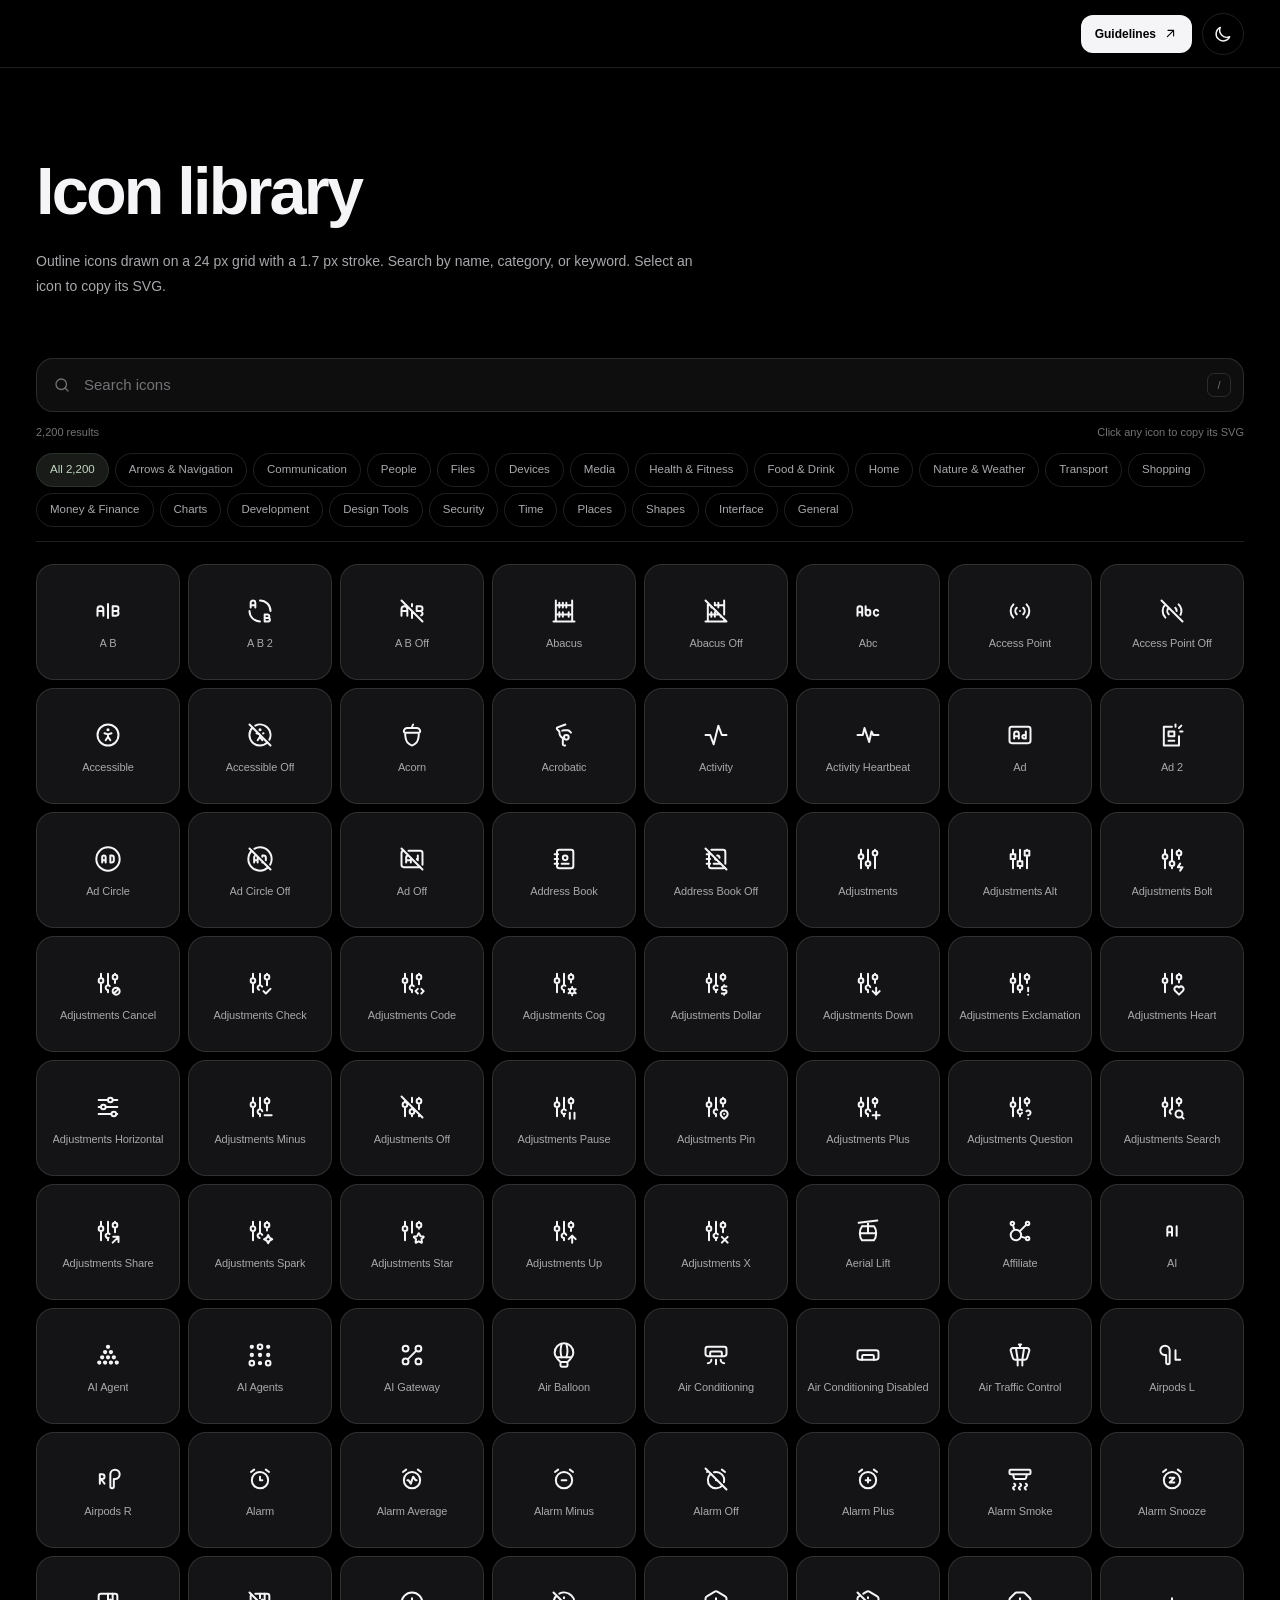
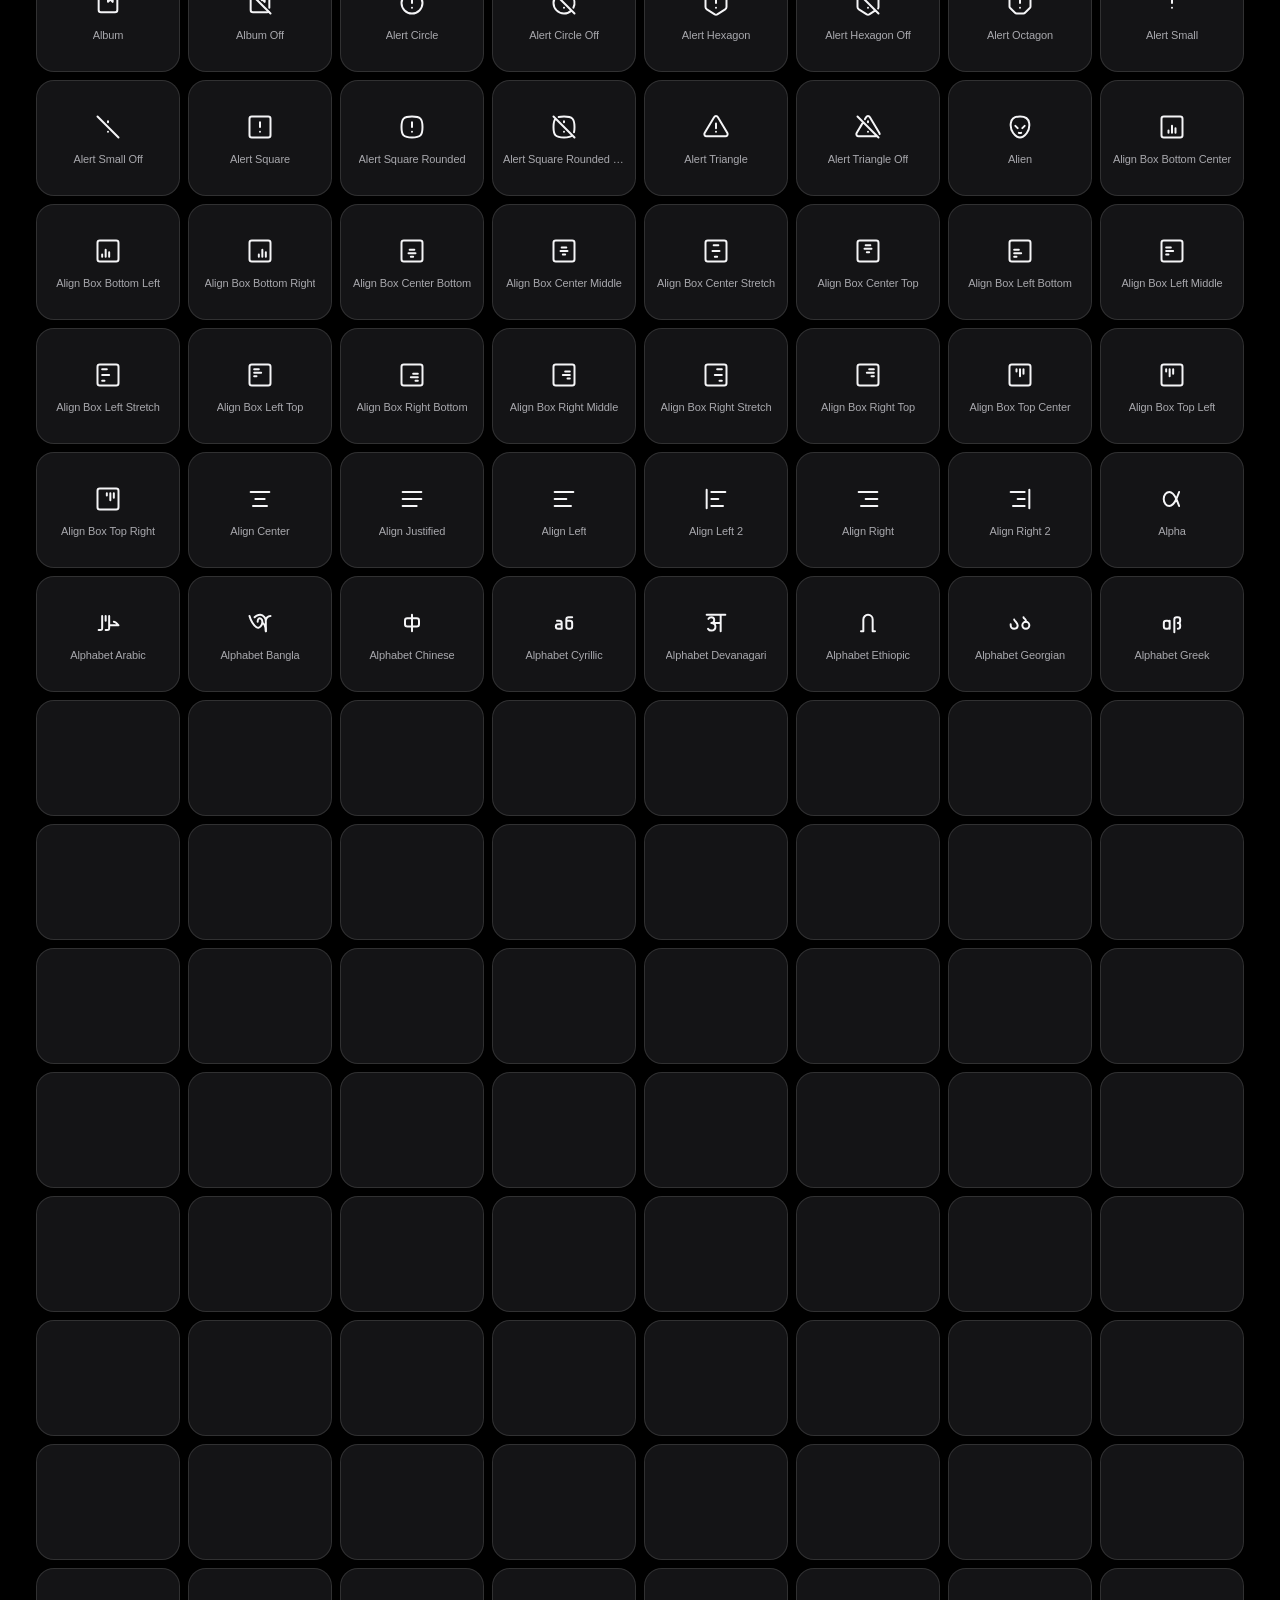
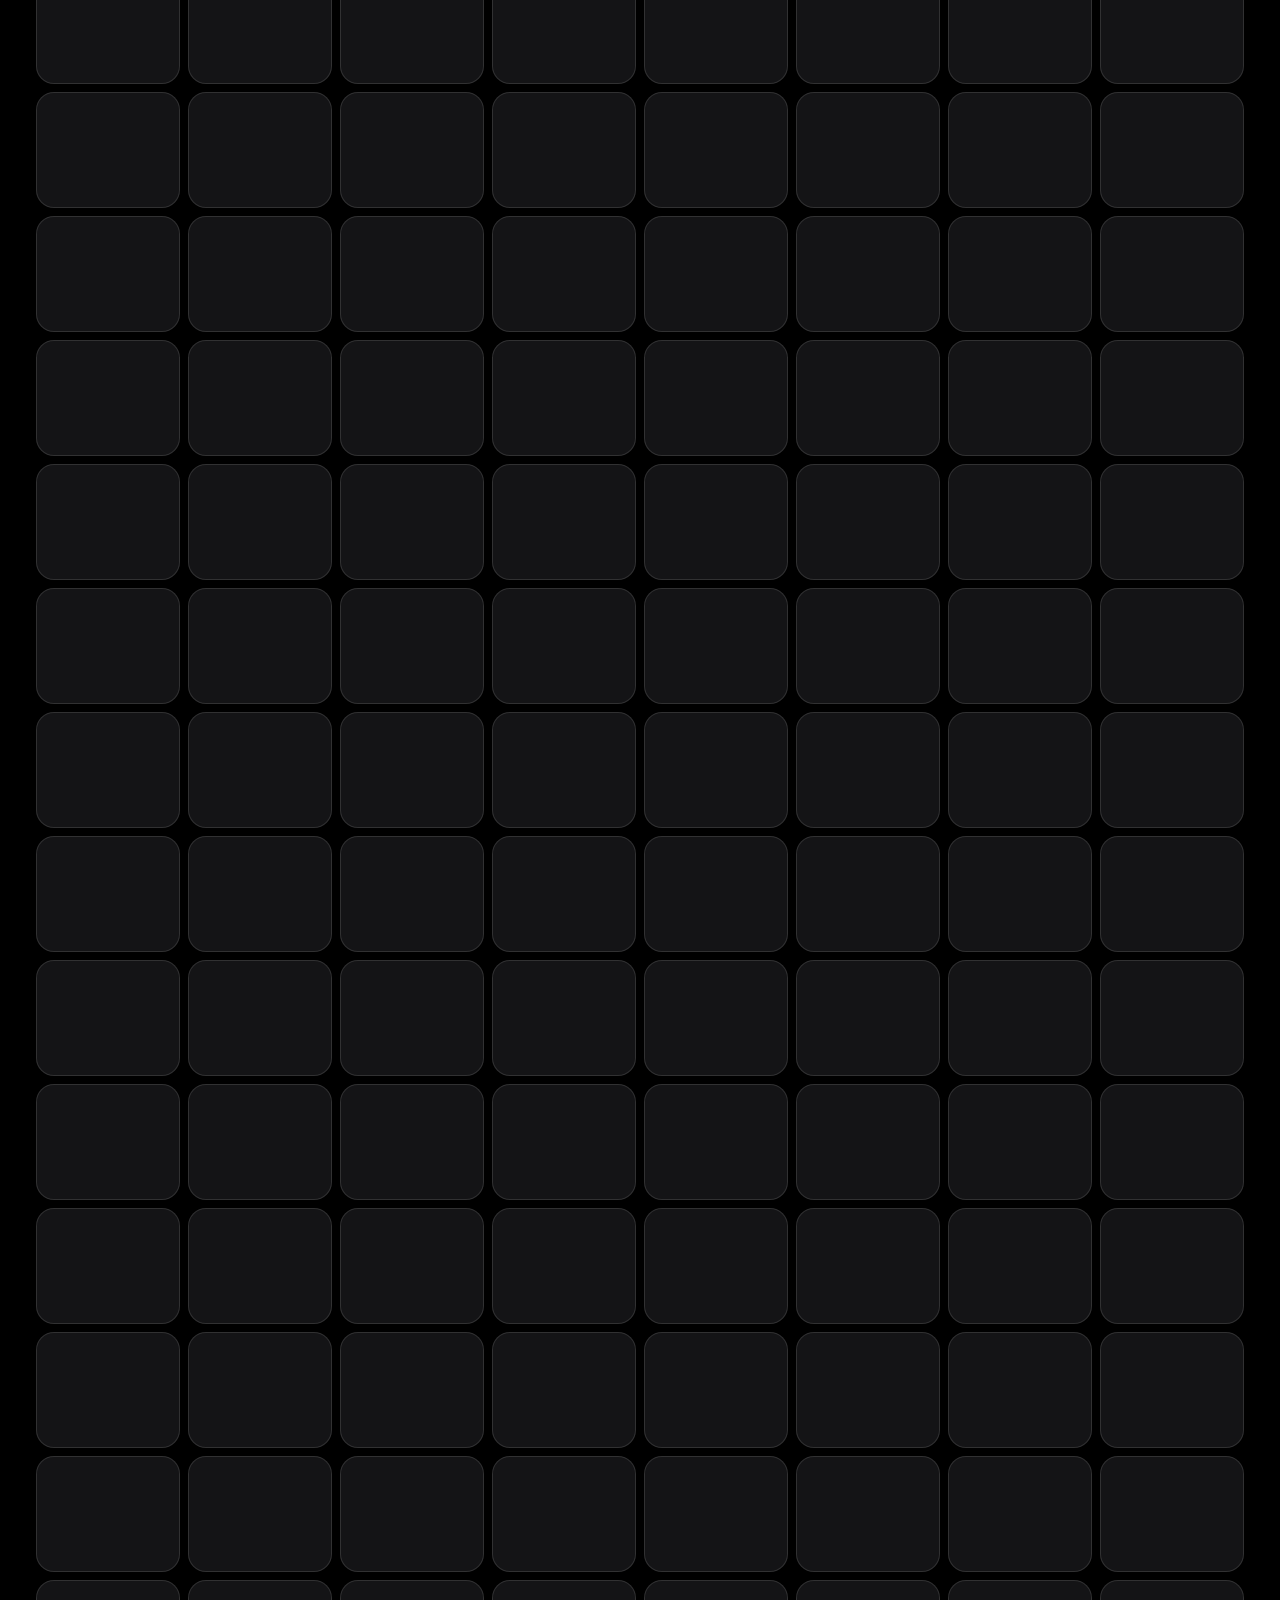
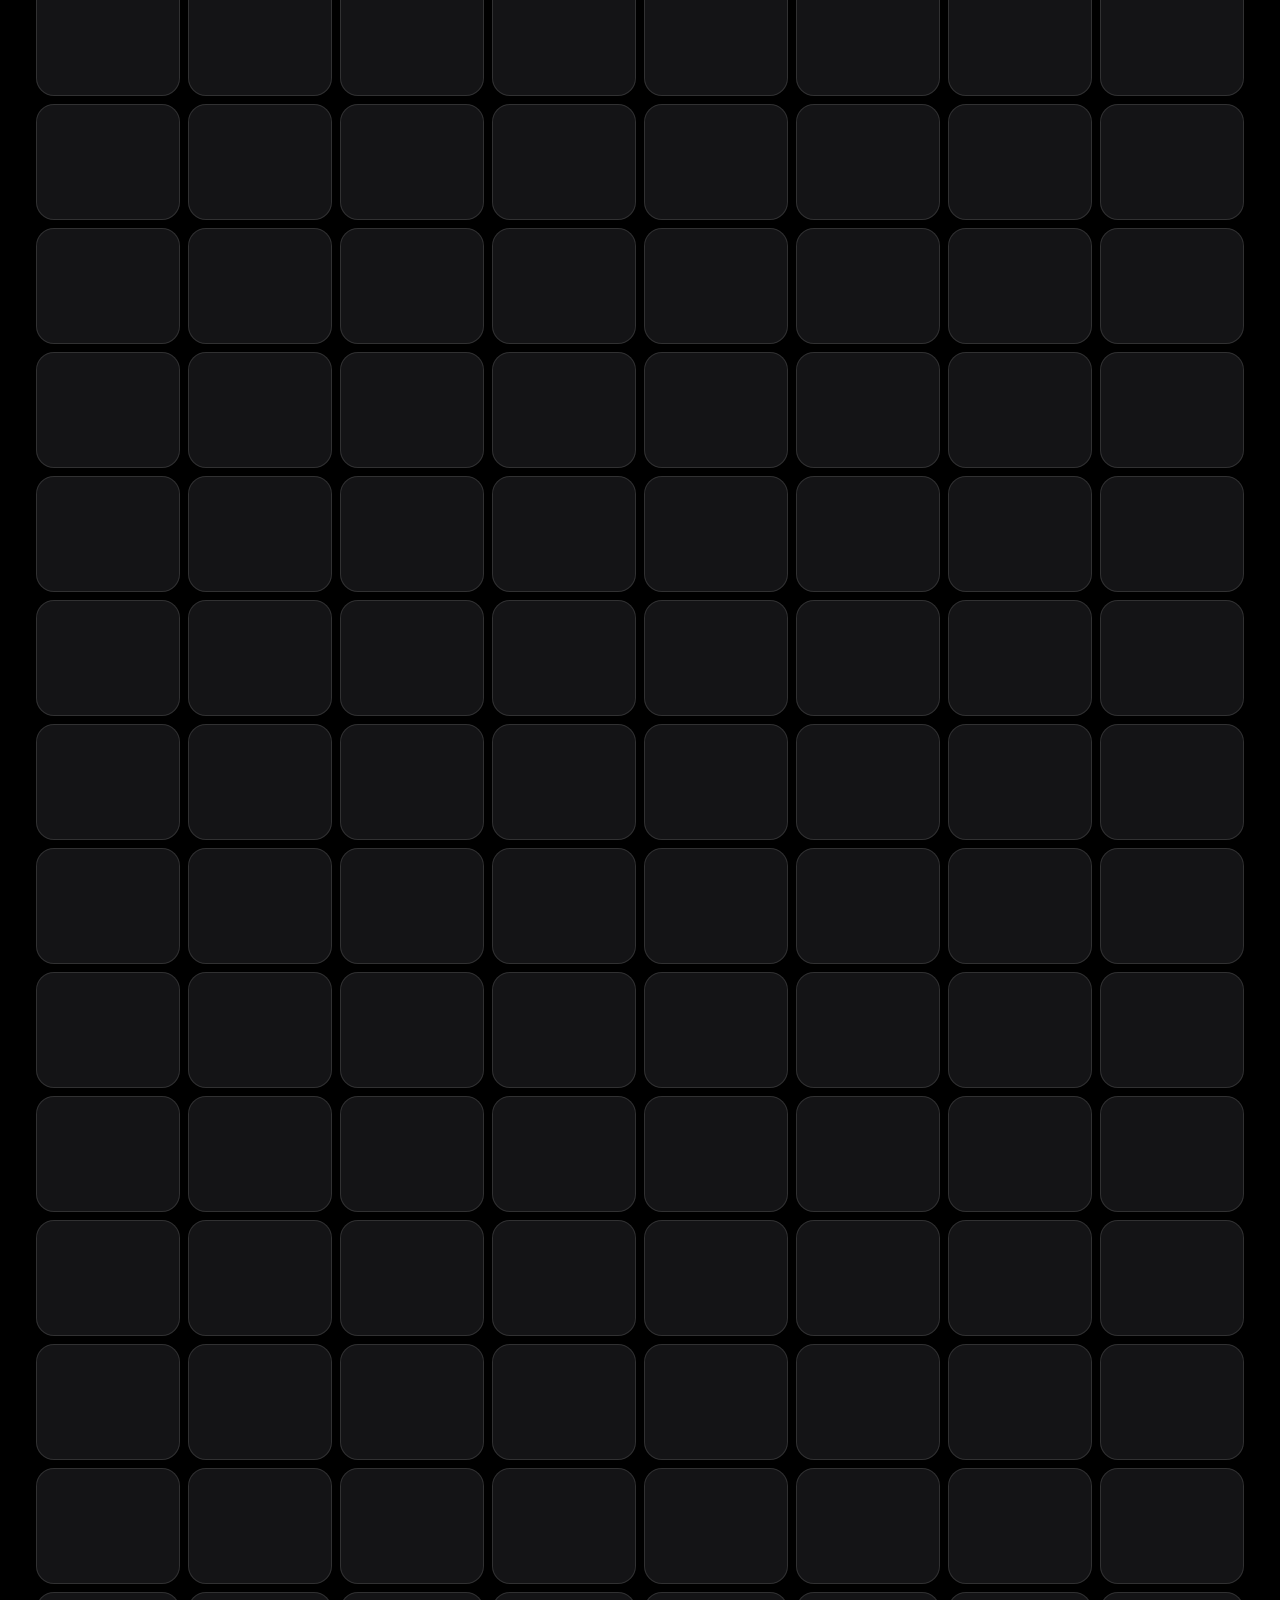
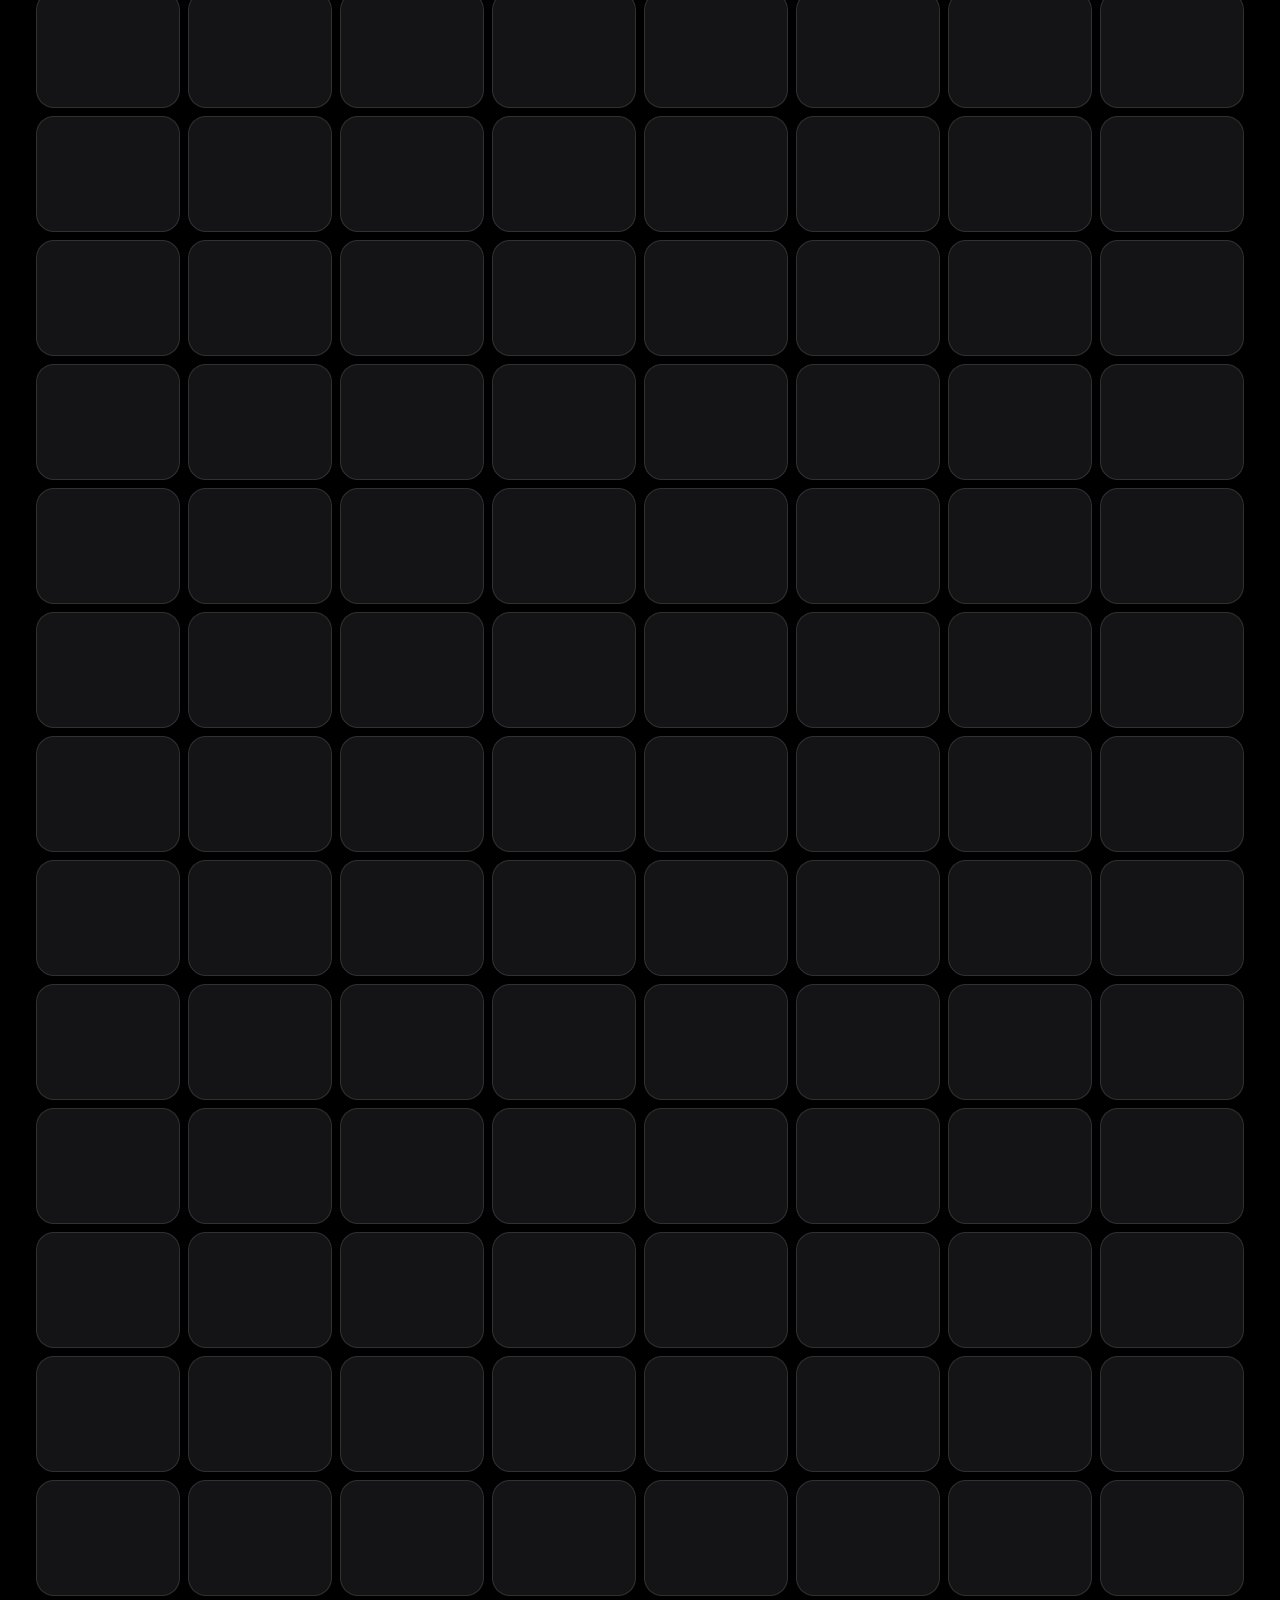
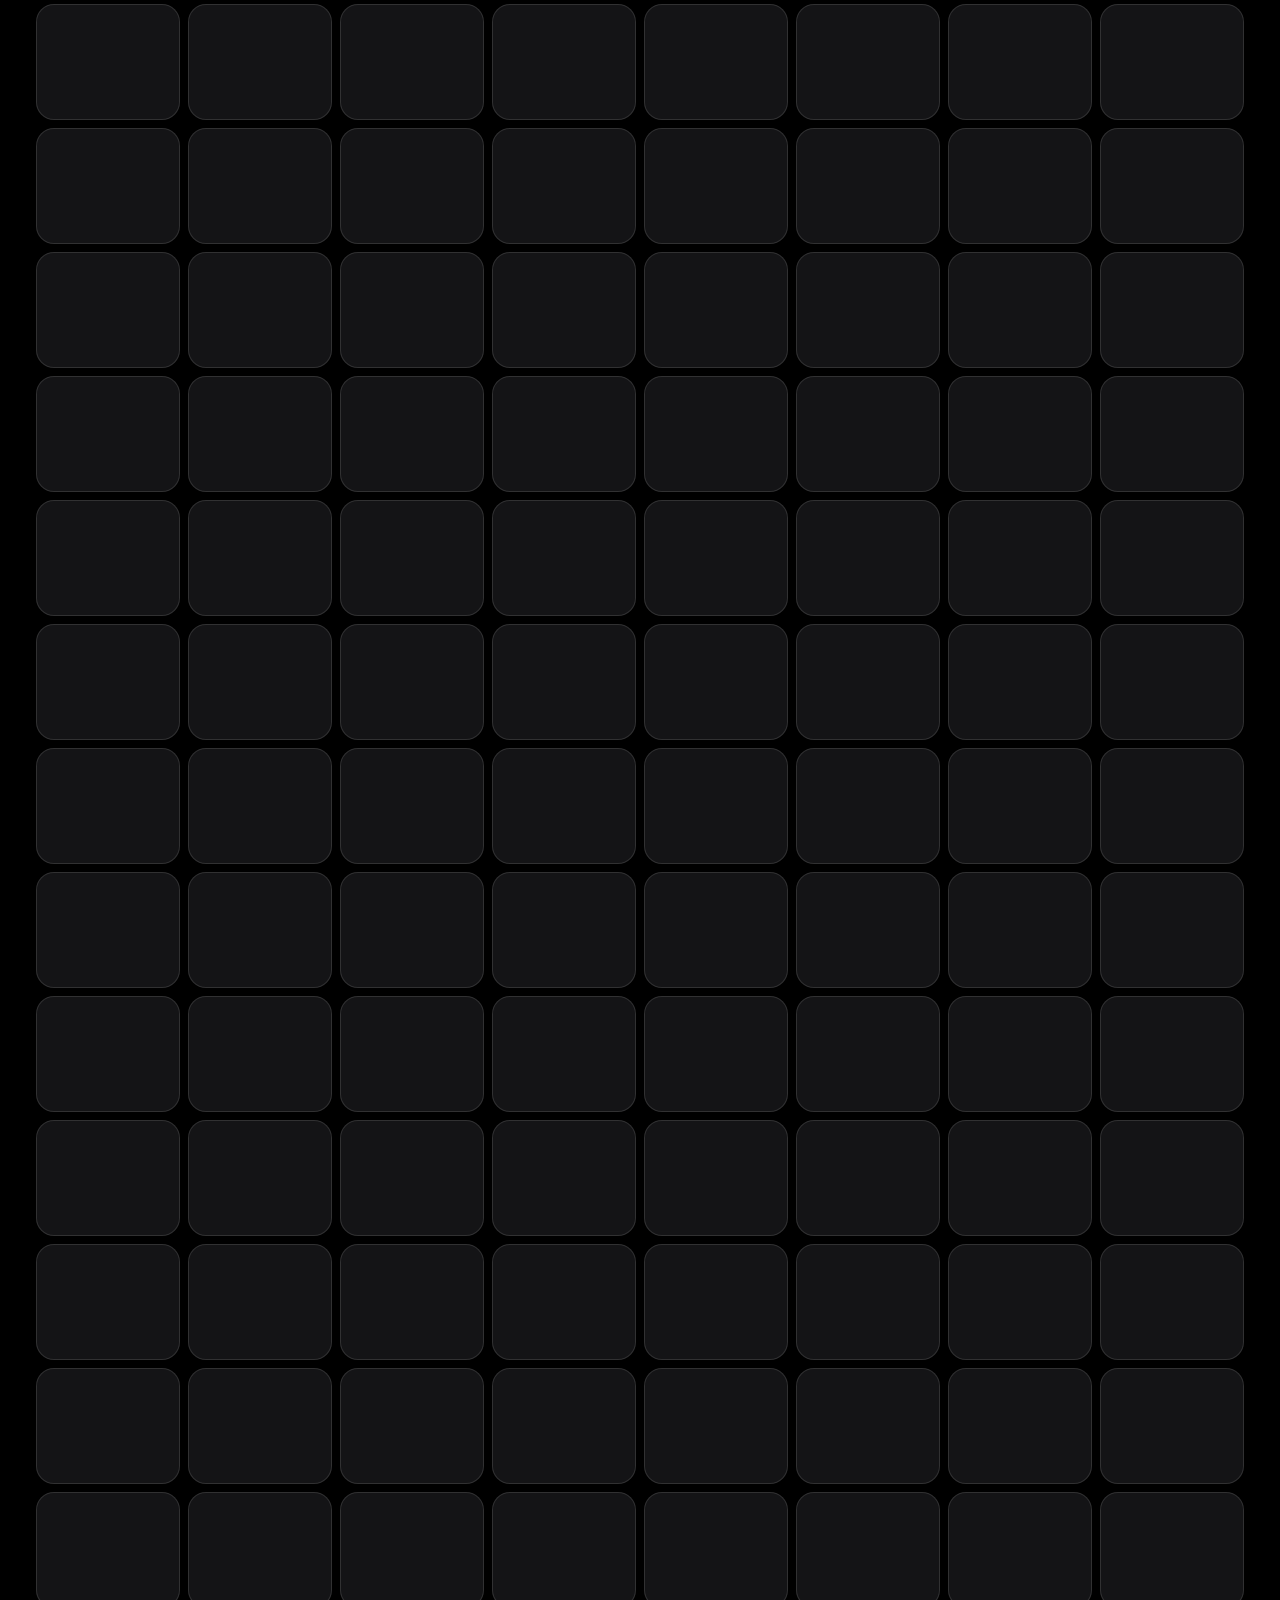
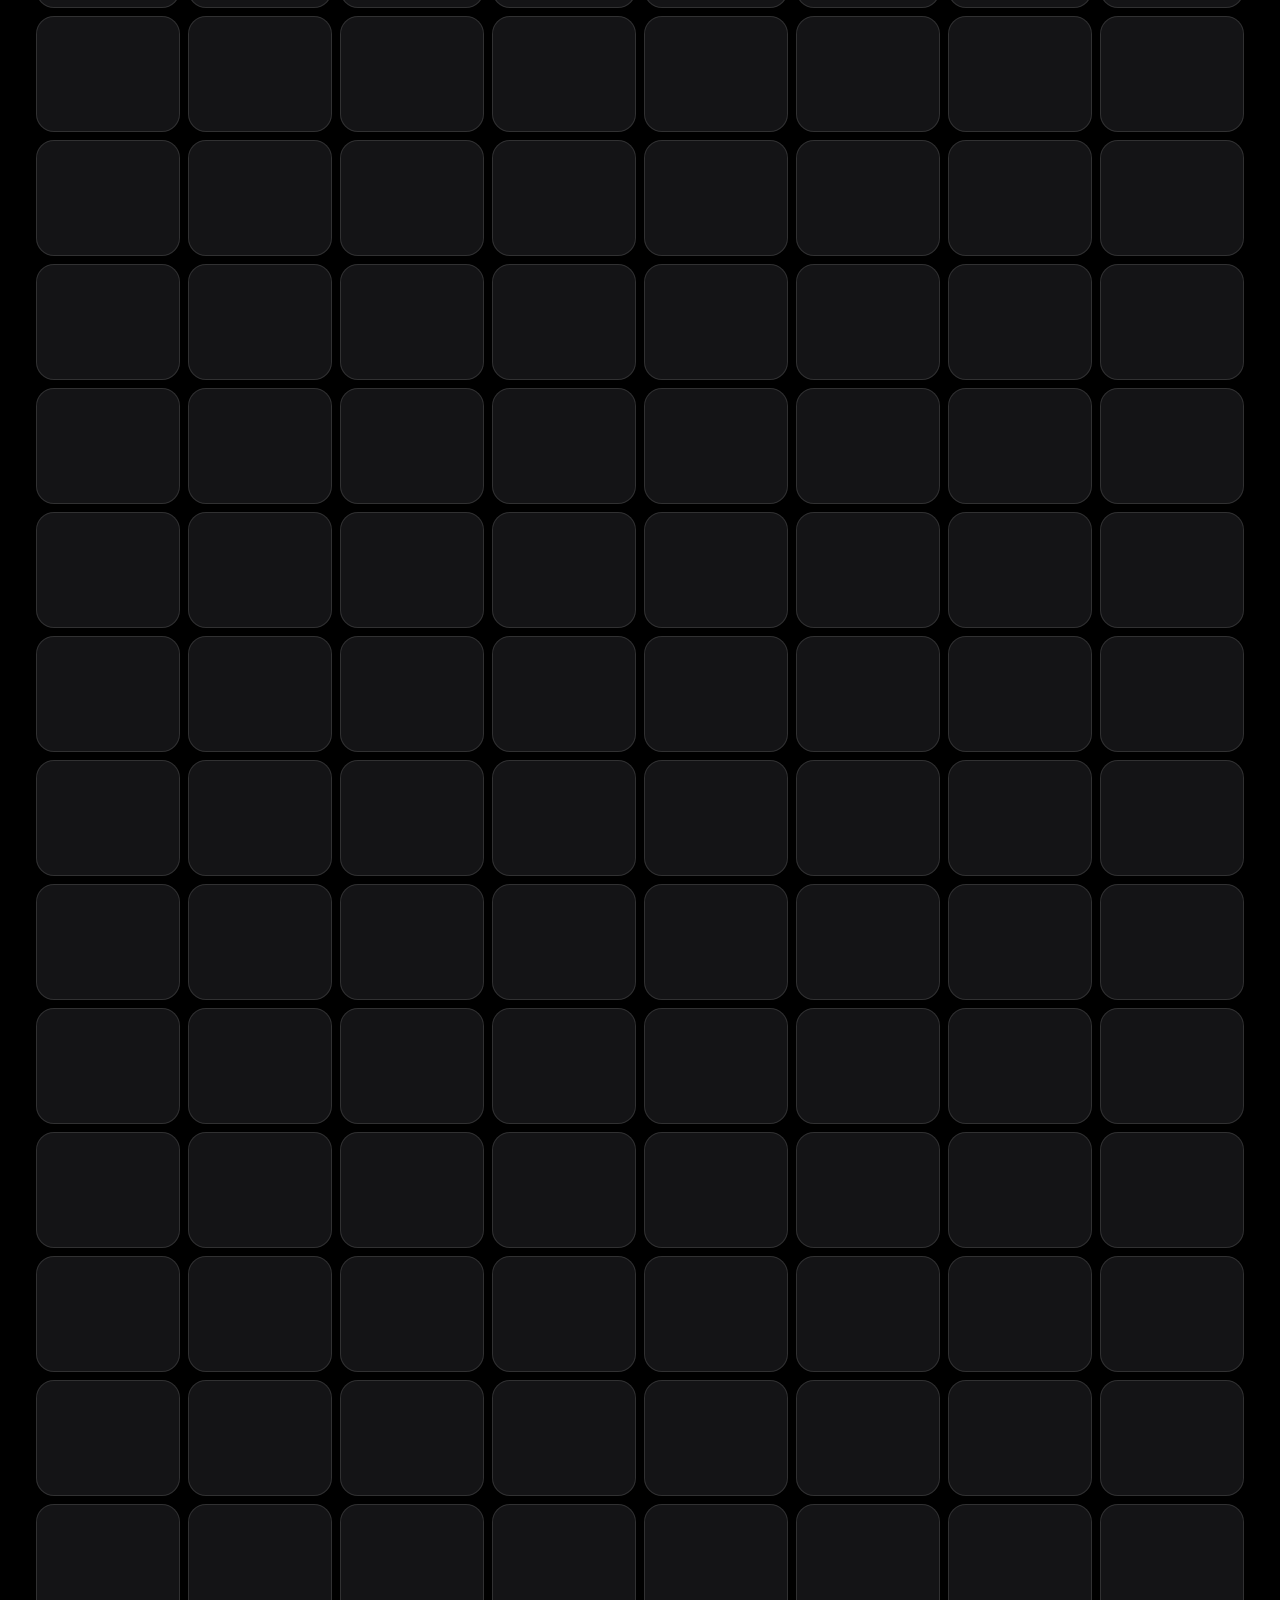
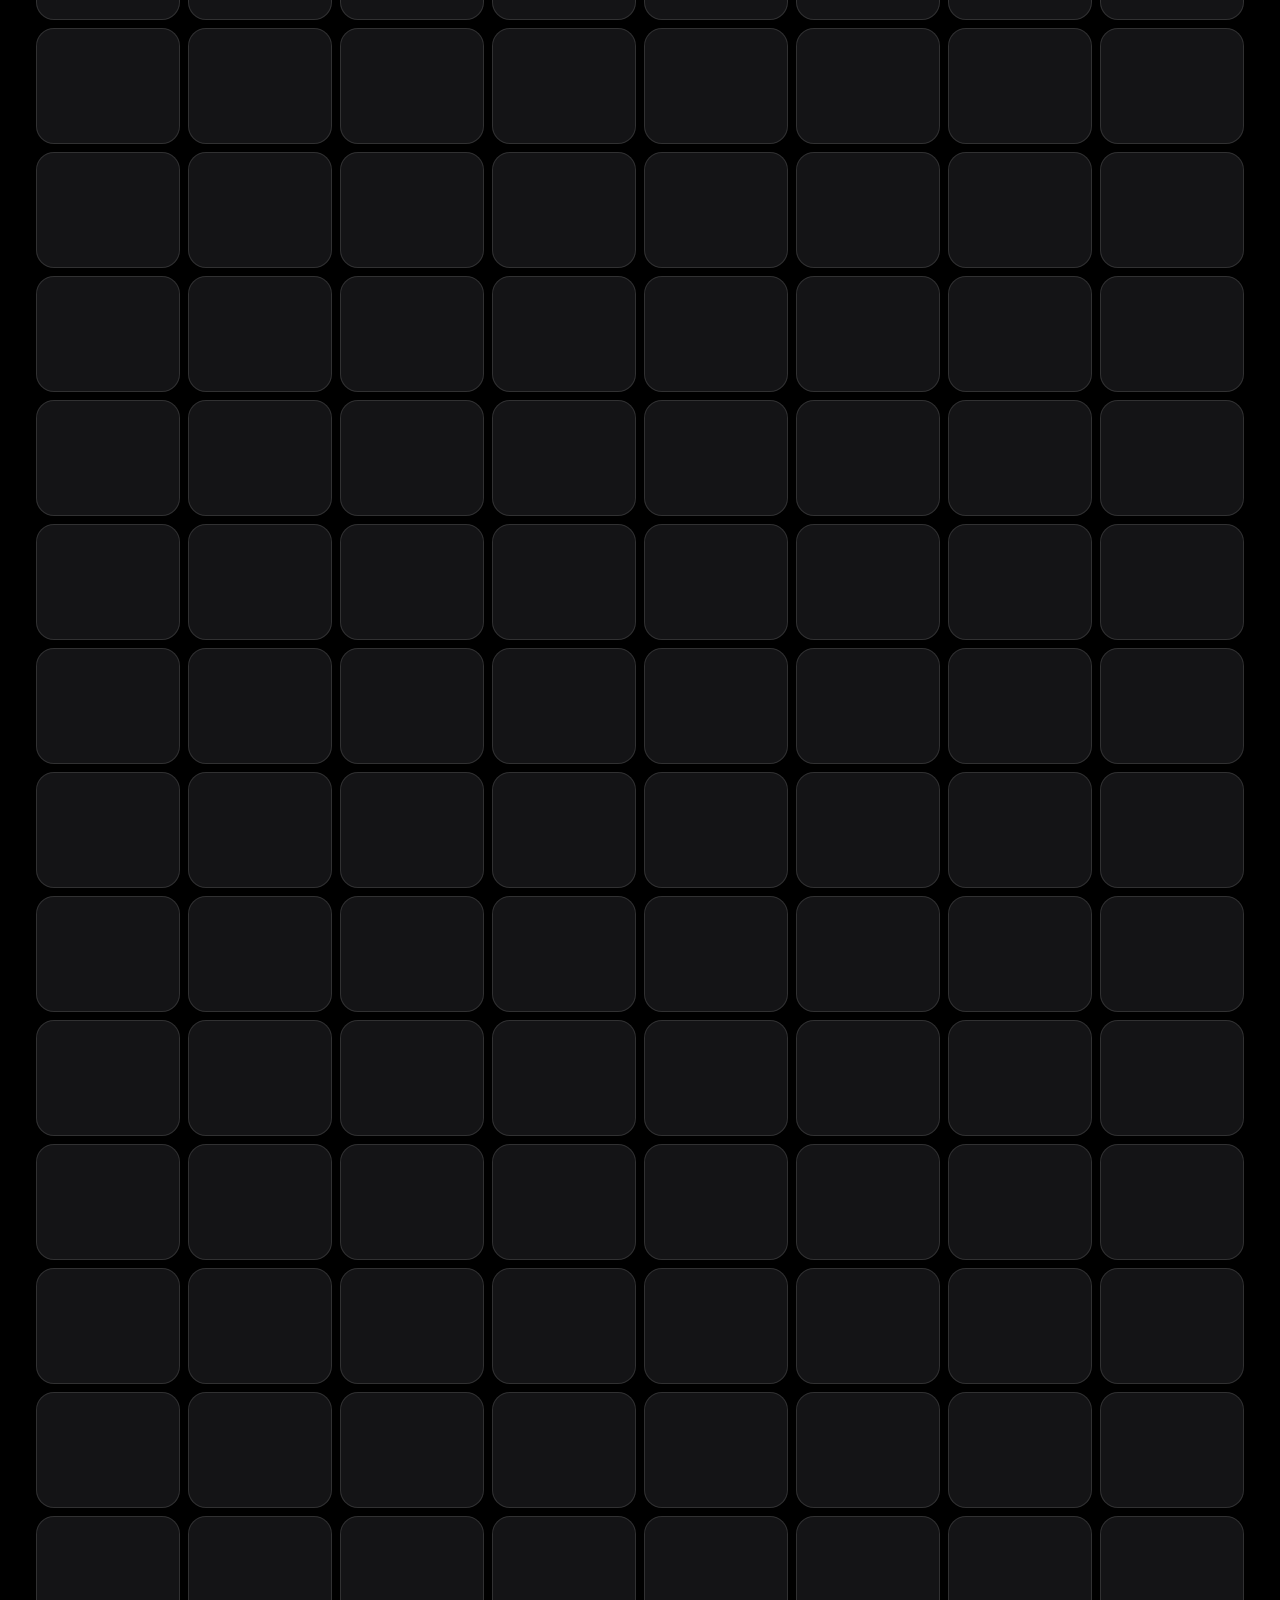
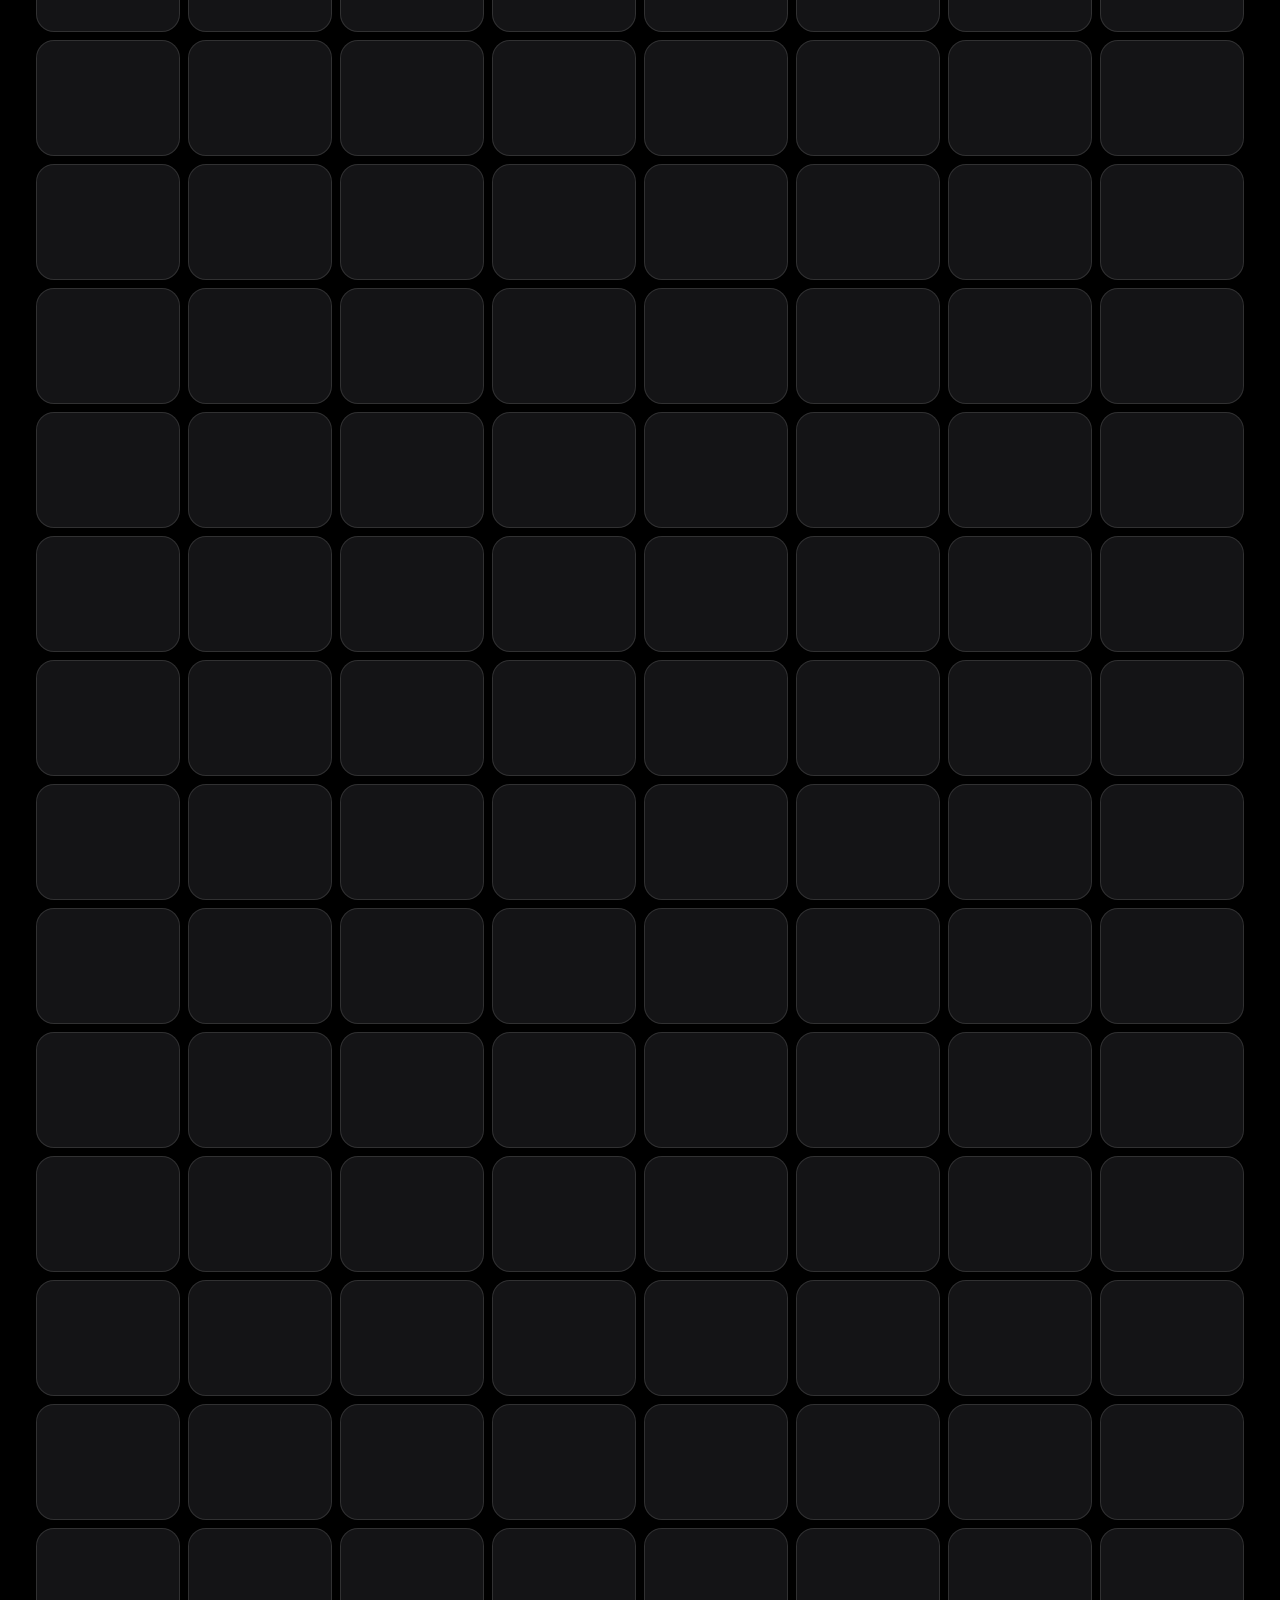
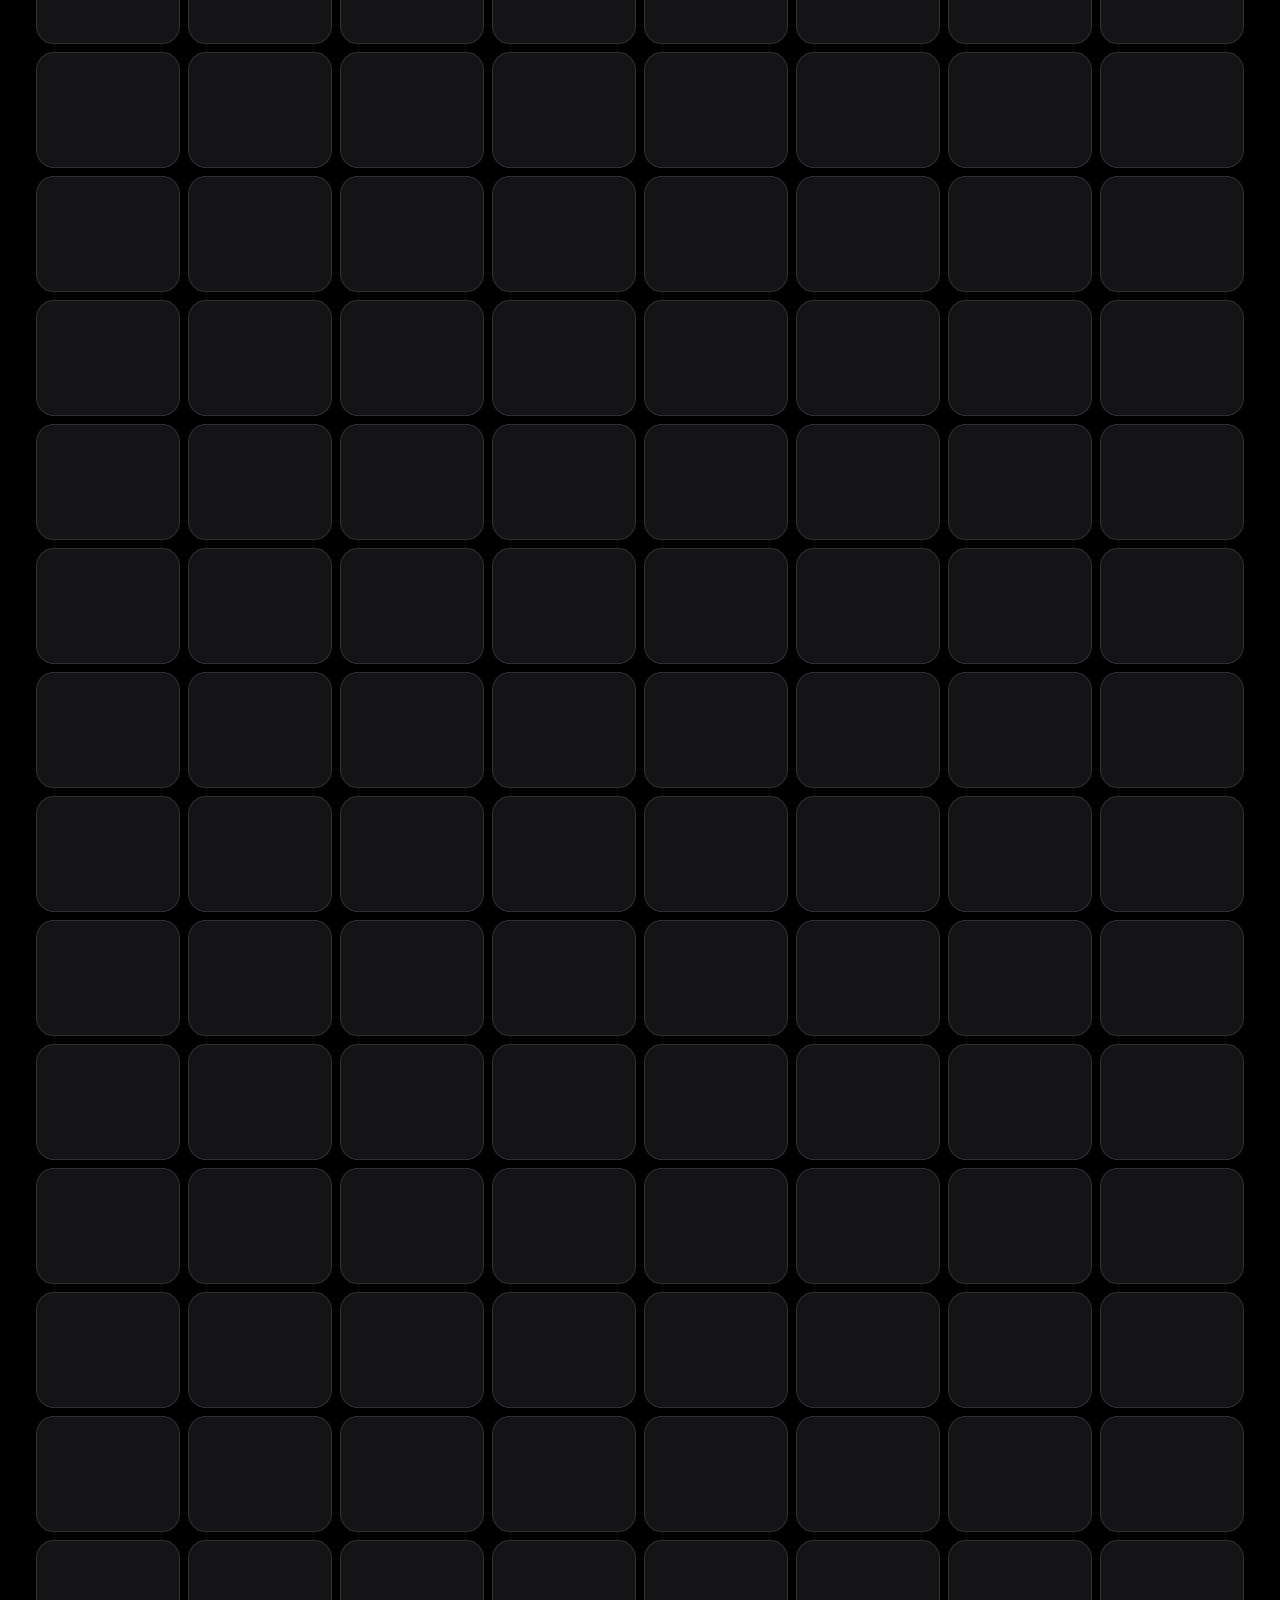
<file: site/icons/index.html>
<!doctype html>
<html lang="en" data-theme="dark">
<head>
  <meta charset="utf-8">
  <meta name="viewport" content="width=device-width, initial-scale=1">
  <meta name="theme-color" content="#000000">
  <meta name="description" content="Outline icon library on a 24 px grid, searchable by name, category, and keyword.">
  <title>Icon library</title>
  <link rel="icon" href="data:,">
  <link rel="stylesheet" href="icons.css">
  <script>try{const t=localStorage.getItem('dou-theme');if(t==='light'||t==='dark')document.documentElement.dataset.theme=t}catch(e){}</script>
  <script src="icons-data.js" defer></script>
  <script src="icons.js" defer></script>
</head>
<body>
  <svg class="svg-defs" xmlns="http://www.w3.org/2000/svg" aria-hidden="true">
    <defs>
      <symbol id="ii-arrow" viewBox="0 0 24 24"><path d="M5 12h14m-5-5 5 5-5 5"/></symbol>
      <symbol id="ii-arrow-up" viewBox="0 0 24 24"><path d="M7 17 17 7M8 7h9v9"/></symbol>
      <symbol id="ii-search" viewBox="0 0 24 24"><circle cx="11" cy="11" r="7"/><path d="m20 20-4-4"/></symbol>
      <symbol id="ii-close" viewBox="0 0 24 24"><path d="m6 6 12 12M18 6 6 18"/></symbol>
      <symbol id="ii-sun" viewBox="0 0 24 24"><circle cx="12" cy="12" r="4"/><path d="M12 2v2m0 16v2M2 12h2m16 0h2M4.9 4.9l1.4 1.4m11.4 11.4 1.4 1.4m0-14.2-1.4 1.4M6.3 17.7l-1.4 1.4"/></symbol>
      <symbol id="ii-moon" viewBox="0 0 24 24"><path d="M20 15.2A8.5 8.5 0 0 1 8.8 4 8.5 8.5 0 1 0 20 15.2Z"/></symbol>
      <symbol id="ii-copy" viewBox="0 0 24 24"><rect x="8" y="8" width="11" height="11" rx="2"/><path d="M16 8V5a2 2 0 0 0-2-2H5a2 2 0 0 0-2 2v9a2 2 0 0 0 2 2h3"/></symbol>
      <symbol id="ii-check" viewBox="0 0 24 24"><path d="m5 12 4 4L19 6"/></symbol>
    </defs>
  </svg>

  <header class="icons-header">
    <div class="header-inner">
      <div class="header-actions">
        <a class="header-link" href="../index.html">Guidelines<svg><use href="#ii-arrow-up"/></svg></a>
        <button class="icon-button" id="theme-toggle" aria-label="Switch to light theme" title="Switch theme">
          <svg class="theme-icon-sun"><use href="#ii-sun"/></svg>
          <svg class="theme-icon-moon"><use href="#ii-moon"/></svg>
        </button>
      </div>
    </div>
  </header>

  <main class="icons-main">
    <section class="icons-hero">
      <h1>Icon library</h1>
      <p>Outline icons drawn on a 24 px grid with a 1.7 px stroke. Search by name, category, or keyword. Select an icon to copy its SVG.</p>
    </section>

    <section class="toolbar" aria-label="Filter icons">
      <div class="search-row">
        <label class="search-field" for="icon-search">
          <svg><use href="#ii-search"/></svg>
          <input id="icon-search" type="search" placeholder="Search icons" autocomplete="off" spellcheck="false">
          <button id="clear-search" type="button" aria-label="Clear search" hidden><svg><use href="#ii-close"/></svg></button>
          <kbd>/</kbd>
        </label>
      </div>
      <div class="result-line">
        <span id="result-count" aria-live="polite">Loading icons…</span>
        <span class="result-hint">Click any icon to copy its SVG</span>
      </div>
      <div class="category-row" id="category-chips" role="group" aria-label="Categories"></div>
    </section>

    <section class="icon-section" aria-label="Icon results">
      <div class="icon-grid" id="icon-grid"></div>
      <p class="empty-state" id="empty-state" hidden>No icons match this search. Try a broader keyword or another category.</p>
    </section>

    <p class="load-status" id="load-status" role="status">Loading icons…</p>

    <footer class="icons-footer">
      <span>Version 1.0.2</span>
      <span>Icons from <a href="https://tabler.io/icons" rel="noopener">Tabler Icons</a>, MIT license.</span>
      <a href="../index.html">Back to guidelines</a>
    </footer>
  </main>

  <div class="toast" id="icons-toast" role="status" aria-live="polite" aria-atomic="true"><svg><use href="#ii-check"/></svg><span>SVG copied</span></div>
</body>
</html>
</file>
<file: site/styles.css>
:root {
  color-scheme: dark;
  --canvas: #000000;
  --surface: #f5f5f7;
  --card: #141416;
  --card-solid: #141416;
  --card-raised: #1c1c1e;
  --ink: #f5f5f7;
  --secondary: #a8a8ad;
  --tertiary: #737378;
  --accent: #a8bfa8;
  --accent-deep: #c2d6c1;
  --accent-soft: rgba(168, 191, 168, .14);
  --warm: #d9a77a;
  --warm-soft: rgba(217, 167, 122, .12);
  --cool: #a9b7c9;
  --cool-soft: rgba(169, 183, 201, .12);
  --warning: #e29379;
  --danger: #e29379;
  --line: rgba(255, 255, 255, .12);
  --line-strong: rgba(255, 255, 255, .2);
  --field: rgba(255, 255, 255, .055);
  --hover: rgba(255, 255, 255, .055);
  --header: #000000;
  --code: #0c0c0d;
  --on-accent: #101510;
  --header-height: 68px;
  --font: "Meican Sans", -apple-system, BlinkMacSystemFont, "Segoe UI", "PingFang SC", "Microsoft YaHei", "Noto Sans CJK SC", sans-serif;
}

html[data-theme="light"] {
  color-scheme: light;
  --canvas: #f4efe5;
  --surface: #2c2820;
  --card: #fffdf7;
  --card-solid: #fffdf7;
  --card-raised: #ffffff;
  --ink: #29251e;
  --secondary: #716b61;
  --tertiary: #8d8679;
  --accent: #728e71;
  --accent-deep: #4d6b50;
  --accent-soft: rgba(85, 122, 88, .12);
  --warm: #a56f3e;
  --warm-soft: rgba(165, 111, 62, .1);
  --cool: #5e7186;
  --cool-soft: rgba(94, 113, 134, .1);
  --warning: #b2553d;
  --danger: #b2553d;
  --line: rgba(74, 63, 46, .13);
  --line-strong: rgba(74, 63, 46, .22);
  --field: rgba(91, 76, 55, .055);
  --hover: rgba(0, 0, 0, .04);
  --header: #f4efe5;
  --code: #eae4d9;
  --on-accent: #ffffff;
}

* { box-sizing: border-box; }
html { scroll-behavior: smooth; scroll-padding-top: calc(var(--header-height) + 28px); }
body {
  margin: 0;
  background: var(--canvas);
  color: var(--ink);
  font-family: var(--font);
  font-size: 16px;
  line-height: 1.5;
  -webkit-font-smoothing: antialiased;
  text-rendering: optimizeLegibility;
}
body.menu-open { overflow: hidden; }
button, input { font: inherit; }
button, a { -webkit-tap-highlight-color: transparent; }
button { color: inherit; }
a { color: inherit; text-decoration: none; }
svg { width: 20px; height: 20px; fill: none; stroke: currentColor; stroke-width: 1.7; stroke-linecap: round; stroke-linejoin: round; flex: 0 0 auto; }
button { border: 0; cursor: pointer; }
::selection { color: var(--ink); background: var(--accent-soft); }
:focus-visible { outline: 2px solid var(--accent-deep); outline-offset: 4px; }
.svg-defs { position: absolute; width: 0; height: 0; overflow: hidden; }
.skip-link { position: fixed; z-index: 1000; top: 12px; left: 12px; padding: 10px 16px; border-radius: 12px; background: var(--accent); color: #000; transform: translateY(-150%); }
.skip-link:focus { transform: translateY(0); }

.site-header {
  position: sticky;
  z-index: 100;
  top: 0;
  height: var(--header-height);
  background: var(--header);
  border-bottom: 1px solid var(--line);
}
.header-inner { height: 100%; max-width: 1500px; margin: auto; padding: 0 36px; display: flex; align-items: center; gap: clamp(32px, 4vw, 64px); }
.brand { flex: 0 0 210px; font-size: 16px; font-weight: 600; letter-spacing: -.45px; }
.sidebar-inner { scrollbar-width: none; -ms-overflow-style: none; }
.sidebar-inner::-webkit-scrollbar { display: none; width: 0; height: 0; }
.top-nav { display: flex; align-items: stretch; height: 100%; gap: 28px; }
.top-nav a { position: relative; display: grid; place-items: center; color: var(--secondary); font-size: 13px; transition: color 170ms ease-out; }
.top-nav a:hover, .top-nav a.active { color: var(--ink); }
.top-nav a.active::after { content: ""; position: absolute; bottom: -1px; left: 0; right: 0; height: 2px; border-radius: 2px; background: var(--accent); }
.header-actions { margin-left: auto; display: flex; align-items: center; gap: 10px; }
.icon-button { width: 42px; height: 42px; padding: 0; display: inline-grid; place-items: center; border: 1px solid var(--line); border-radius: 50%; background: transparent; transition: background 170ms ease-out, transform 170ms ease-out; }
.icon-button:hover { background: var(--hover); }
.icon-button:active { transform: scale(.97); opacity: .9; }
.search-trigger { height: 38px; min-width: 178px; display: flex; align-items: center; gap: 9px; padding: 0 8px 0 12px; border: 1px solid var(--line); border-radius: 12px; background: var(--field); color: var(--tertiary); font-size: 12px; }
.search-trigger svg { width: 16px; height: 16px; }
.search-trigger kbd { margin-left: auto; min-width: 22px; height: 22px; display: grid; place-items: center; border: 1px solid var(--line); border-radius: 6px; color: var(--secondary); font: 11px var(--font); }
.search-trigger:hover { border-color: var(--line-strong); color: var(--secondary); }
.theme-icon-sun { display: none; }
html[data-theme="light"] .theme-icon-sun { display: block; }
html[data-theme="light"] .theme-icon-moon { display: none; }
.header-download { display: flex; align-items: center; gap: 7px; height: 38px; padding: 0 14px; border-radius: 12px; background: var(--surface); color: var(--canvas); font-size: 12px; font-weight: 600; }
.header-download svg { width: 15px; height: 15px; }
.mobile-menu { display: none; }
.sidebar-scrim { display: none; }

.page-shell { max-width: 1500px; margin: 0 auto; padding: 0 36px; display: grid; grid-template-columns: 210px minmax(0, 1fr); gap: clamp(32px, 4vw, 64px); align-items: start; }
.sidebar { position: sticky; top: var(--header-height); height: calc(100vh - var(--header-height)); min-width: 0; }
.sidebar-inner { height: 100%; display: flex; flex-direction: column; padding: 38px 0 24px; overflow-y: auto; scrollbar-width: none; -ms-overflow-style: none; }
.side-nav { display: grid; gap: 28px; }
.nav-group { display: grid; gap: 3px; }
.nav-label { margin: 0 0 8px 13px; color: var(--tertiary); font-size: 10px; font-weight: 600; letter-spacing: 1.2px; text-transform: uppercase; }
.nav-group a { position: relative; padding: 7px 12px; border-radius: 9px; color: var(--secondary); font-size: 12.5px; transition: color 170ms ease-out, background 170ms ease-out; }
.nav-group a:hover { color: var(--ink); background: var(--hover); }
.nav-group a.active { color: var(--ink); background: var(--accent-soft); }
.nav-group a.active::before { content: ""; position: absolute; left: 0; top: 10px; bottom: 10px; width: 2px; border-radius: 2px; background: var(--accent); }
.sidebar-meta { margin-top: auto; padding: 30px 12px 0; display: flex; align-items: center; gap: 6px; color: var(--tertiary); font-size: 10px; white-space: nowrap; }
.status-dot { width: 6px; height: 6px; border-radius: 50%; background: var(--accent); }
.meta-separator { opacity: .5; }
main { width: 100%; min-width: 0; }

.hero { padding: clamp(72px, 9vw, 116px) 0 clamp(64px, 8vw, 96px); }
.eyebrow { margin: 0 0 22px; color: var(--ink); font-size: 10px; font-weight: 600; letter-spacing: 1.7px; }
.hero h1 { max-width: 940px; margin: 0; font-size: clamp(48px, 5.4vw, 78px); line-height: 1.08; letter-spacing: -3px; font-weight: 600; }
.hero-actions { margin-top: 38px; display: flex; flex-wrap: wrap; align-items: center; gap: 16px 24px; }
.button { min-height: 48px; display: inline-flex; justify-content: center; align-items: center; gap: 9px; padding: 0 20px; border: 1px solid transparent; border-radius: 999px; font-size: 13px; font-weight: 600; line-height: 1; transition: transform 170ms ease-out, opacity 170ms ease-out, background 170ms ease-out, border-color 170ms ease-out; }
.button svg { width: 17px; height: 17px; }
.button:hover { opacity: .88; }
.button:active, .button.is-pressing { transform: scale(.97); opacity: .9; }
.button:disabled { cursor: wait; opacity: .65; transform: none; }
.button-primary { min-height: 52px; background: var(--surface); color: var(--canvas); }
.button-secondary { background: var(--field); color: var(--ink); border-color: var(--line); }
.button-secondary:hover { background: var(--hover); border-color: var(--line-strong); }
.button-quiet { padding-left: 6px; padding-right: 6px; background: transparent; color: var(--ink); }
.button-danger { background: var(--danger); color: #fff; }
.text-link { display: inline-flex; align-items: center; gap: 7px; color: var(--secondary); font-size: 12px; font-weight: 500; }
.text-link:hover { color: var(--ink); }
.text-link svg { width: 15px; height: 15px; }
.status-tag { display: inline-flex; align-items: center; padding: 5px 9px; border-radius: 8px; background: var(--accent-soft); color: var(--accent-deep); font-size: 10px; font-weight: 600; white-space: nowrap; }
.meal-icon { width: 35px; height: 35px; display: inline-grid; place-items: center; flex: 0 0 auto; border-radius: 11px; }
.meal-icon svg { width: 16px; height: 16px; }
.meal-icon.warm { color: var(--warm); background: var(--warm-soft); }
.meal-icon.sage { color: var(--accent-deep); background: var(--accent-soft); }
.meal-icon.cool { color: var(--cool); background: var(--cool-soft); }

.doc-section { padding: 82px 0 0; }
.section-header { max-width: 660px; margin-bottom: 42px; }
.section-index { margin: 0 0 17px; color: var(--accent-deep); font-size: 9px; font-weight: 600; letter-spacing: 1.4px; }
.section-header h2 { margin: 0; font-size: clamp(34px, 3.5vw, 48px); line-height: 1.15; letter-spacing: -1.8px; font-weight: 600; }
.section-header > p:last-child { margin: 18px 0 0; color: var(--secondary); font-size: 14px; line-height: 1.9; }
.principle-grid { display: grid; grid-template-columns: repeat(3, 1fr); gap: 12px; }
.principle-card { min-height: 218px; padding: 23px; border: 1px solid var(--line); border-radius: 24px; background: var(--card); }
.principle-card > span { display: block; margin-bottom: 36px; color: var(--accent-deep); font-size: 10px; font-variant-numeric: tabular-nums; }
.principle-card h3 { margin: 0; font-size: 17px; letter-spacing: -.3px; }
.principle-card p { margin: 10px 0 0; color: var(--secondary); font-size: 12px; line-height: 1.8; }
.guideline-pair { display: grid; grid-template-columns: 1fr 1fr; gap: 12px; margin-top: 14px; }
.guideline { padding: 18px 20px; border: 1px solid var(--line); border-radius: 18px; }
.guideline > span { display: flex; align-items: center; gap: 6px; font-size: 10px; font-weight: 600; }
.guideline > span svg { width: 14px; height: 14px; }
.guideline p { margin: 8px 0 0; color: var(--secondary); font-size: 11px; line-height: 1.7; }
.guideline.do > span { color: var(--accent-deep); }
.guideline.dont > span { color: var(--warning); }
.section-group > .section-header { padding-bottom: 36px; border-bottom: 1px solid var(--line); }
.doc-article { padding: 64px 0; border-bottom: 1px solid var(--line); content-visibility: auto; contain-intrinsic-size: auto 800px; }
.doc-article:last-child { border-bottom: 0; }
.article-heading { display: grid; grid-template-columns: 42px 1fr; gap: 12px; margin-bottom: 30px; }
.article-heading > span { padding-top: 6px; color: var(--tertiary); font-size: 9px; font-variant-numeric: tabular-nums; }
.article-heading h3 { margin: 0; font-size: 26px; line-height: 1.25; letter-spacing: -.8px; }
.article-heading p { max-width: 580px; margin: 10px 0 0; color: var(--secondary); font-size: 13px; line-height: 1.8; }
.minor-heading { margin: 28px 0 14px; font-size: 12px; font-weight: 600; }
.body-copy { margin: 20px 0 0; color: var(--secondary); font-size: 12px; line-height: 1.9; }
.inline-note { display: flex; align-items: flex-start; gap: 8px; margin: 18px 0 0; color: var(--tertiary); font-size: 10px; line-height: 1.8; }
.inline-note svg { width: 14px; height: 14px; margin-top: 1px; }

.theme-palettes { display: grid; grid-template-columns: 1fr 1fr; gap: 12px; }
.palette-card { padding: 15px; border: 1px solid var(--line); border-radius: 24px; background: var(--card); }
.palette-heading { display: flex; justify-content: space-between; align-items: center; padding: 2px 3px 14px; }
.palette-heading > div { display: flex; align-items: center; gap: 7px; }
.palette-dot { width: 7px; height: 7px; border-radius: 50%; background: var(--accent); }
.palette-heading strong { font-size: 12px; }
.palette-heading small, .palette-heading > span { color: var(--tertiary); font-size: 9px; }
.palette-canvas { padding: 24px; border-radius: 16px; }
.dark-canvas { background: #000; }
.light-canvas { background: #f4efe5; }
.palette-sample-card { padding: 18px; border: 1px solid rgba(255,255,255,.13); border-radius: 18px; background: #141416; color: #f5f5f7; }
.light-canvas .palette-sample-card { border-color: rgba(74,63,46,.12); background: #fffdf7; color: #29251e; }
.palette-sample-card > span { color: #a8a8ad; font-size: 9px; }
.light-canvas .palette-sample-card > span { color: #716b61; }
.palette-sample-card strong { display: block; margin: 8px 0 15px; font-size: 28px; line-height: 1; letter-spacing: -1.2px; font-variant-numeric: tabular-nums; }
.palette-sample-card small { margin-left: 5px; color: #a8a8ad; font-size: 8px; font-weight: 400; letter-spacing: 0; }
.palette-sample-card i { display: block; width: 68%; height: 4px; border-radius: 4px; background: #a8bfa8; }
.light-canvas .palette-sample-card i { background: #728e71; }
.palette-card > code { display: block; padding: 12px 3px 0; color: var(--tertiary); font-size: 9px; }
.swatch-grid { display: grid; grid-template-columns: 1fr 1fr; gap: 8px; }
.swatch { min-width: 0; display: grid; grid-template-columns: 34px 1fr auto; align-items: center; gap: 10px; padding: 10px; text-align: left; border: 1px solid var(--line); border-radius: 14px; background: transparent; }
.swatch:hover { background: var(--hover); }
.swatch > i { width: 34px; height: 34px; border: 1px solid var(--line); border-radius: 10px; background: var(--swatch); }
.swatch > span { min-width: 0; }
.swatch strong, .swatch small { display: block; }
.swatch strong { font-size: 10px; font-weight: 500; }
.swatch small { margin-top: 2px; color: var(--tertiary); font-size: 8px; }
.swatch code { color: var(--tertiary); font-size: 8px; }
.type-specimen { border: 1px solid var(--line); border-radius: 26px; background: var(--card); overflow: hidden; }
.type-display { padding: 34px; }
.type-display > span { display: block; font-size: clamp(25px, 3.4vw, 40px); font-weight: 600; letter-spacing: -1.4px; }
.type-display > strong { display: block; margin-top: 30px; font-size: clamp(58px, 8vw, 86px); line-height: .95; letter-spacing: -4px; font-variant-numeric: tabular-nums; }
.type-display small { margin-left: 12px; color: var(--secondary); font-size: 12px; font-weight: 400; letter-spacing: 0; }
.type-details { display: flex; flex-wrap: wrap; gap: 10px 24px; padding: 14px 22px; border-top: 1px solid var(--line); color: var(--tertiary); font-size: 9px; }
.token-table-wrap { margin-top: 16px; border: 1px solid var(--line); border-radius: 18px; overflow-x: auto; }
.token-table { width: 100%; border-collapse: collapse; text-align: left; }
.token-table th { padding: 11px 16px; background: var(--field); color: var(--tertiary); font-size: 8px; font-weight: 500; }
.token-table td { padding: 12px 16px; border-top: 1px solid var(--line); color: var(--secondary); font-size: 9px; font-variant-numeric: tabular-nums; white-space: nowrap; }
.type-row { color: var(--ink); font-weight: 600; }
.large-title { font-size: 19px; letter-spacing: -.6px; }
.page-title { font-size: 17px; letter-spacing: -.4px; }
.section-title { font-size: 15px; }
.body-title { font-size: 13px; font-weight: 400; }
.footnote-title { color: var(--secondary); font-size: 11px; font-weight: 400; }
.rule-list { display: grid; grid-template-columns: 1fr 1fr; gap: 24px; margin-top: 22px; }
.rule-list p { margin: 0; color: var(--secondary); font-size: 11px; line-height: 1.8; }
.rule-list strong { display: block; margin-bottom: 4px; color: var(--ink); font-size: 11px; }
.spacing-demo { min-height: 180px; display: flex; align-items: flex-end; justify-content: space-around; gap: 14px; padding: 28px 24px 20px; border: 1px solid var(--line); border-radius: 24px; background: var(--card); }
.spacing-demo > div { height: 120px; display: flex; flex-direction: column; justify-content: flex-end; align-items: center; gap: 10px; }
.spacing-demo i { display: block; width: var(--size); min-width: 4px; height: var(--size); min-height: 4px; border-radius: 3px; background: var(--accent); }
.spacing-demo span { color: var(--tertiary); font-size: 9px; font-variant-numeric: tabular-nums; }
.measurement-grid { display: grid; grid-template-columns: repeat(4, 1fr); gap: 1px; margin-top: 16px; border: 1px solid var(--line); border-radius: 16px; background: var(--line); overflow: hidden; }
.measurement-grid > div { padding: 17px; background: var(--canvas); }
.measurement-grid strong { display: block; font-size: 15px; font-variant-numeric: tabular-nums; }
.measurement-grid span { display: block; margin-top: 5px; color: var(--tertiary); font-size: 8px; }
.radius-grid { display: grid; grid-template-columns: repeat(4, 1fr); gap: 10px; }
.radius-grid > div { min-width: 0; padding: 16px 10px; text-align: center; border: 1px solid var(--line); border-radius: 18px; background: var(--card); }
.radius-grid i { display: block; width: 64px; height: 64px; margin: 4px auto 15px; border: 1px solid var(--line-strong); border-radius: var(--radius); background: var(--accent-soft); }
.radius-grid strong, .radius-grid span { display: block; }
.radius-grid strong { font-size: 11px; }
.radius-grid span { margin-top: 3px; color: var(--tertiary); font-size: 8px; }
.compact-guidelines { margin-top: 16px; }
.motion-demo { display: flex; align-items: center; gap: 28px; padding: 28px; border: 1px solid var(--line); border-radius: 24px; background: var(--card); }
.motion-readout { padding-left: 28px; border-left: 1px solid var(--line); }
.motion-readout span, .motion-readout strong, .motion-readout small { display: block; }
.motion-readout span { color: var(--accent-deep); font-size: 8px; letter-spacing: 1px; }
.motion-readout strong { margin-top: 3px; font-size: 22px; font-variant-numeric: tabular-nums; }
.motion-readout small { margin-top: 3px; color: var(--tertiary); font-size: 8px; }
.duration-list { display: grid; gap: 13px; margin-top: 24px; }
.duration-list > div { display: grid; grid-template-columns: 75px 1fr 52px; align-items: center; gap: 12px; color: var(--secondary); font-size: 9px; }
.duration-list i { position: relative; height: 3px; border-radius: 3px; background: var(--field); overflow: hidden; }
.duration-list i::after { content: ""; position: absolute; inset: 0; width: var(--duration); border-radius: inherit; background: var(--accent); }
.duration-list b { text-align: right; color: var(--tertiary); font-weight: 400; font-variant-numeric: tabular-nums; }

.component-demo { padding: 24px; border: 1px solid var(--line); border-radius: 26px; background: var(--card); }
.demo-label { display: flex; align-items: center; justify-content: space-between; gap: 12px; margin-bottom: 24px; }
.demo-label > span { color: var(--secondary); font-size: 10px; }
.demo-label > small { color: var(--tertiary); font-size: 8px; letter-spacing: .6px; }
.button-showcase { display: flex; flex-wrap: wrap; align-items: center; gap: 12px; }
.anatomy-grid { display: grid; grid-template-columns: repeat(3, 1fr); margin-top: 14px; border: 1px solid var(--line); border-radius: 16px; }
.anatomy-grid > div { padding: 15px 20px; }
.anatomy-grid > div + div { border-left: 1px solid var(--line); }
.anatomy-grid span { color: var(--tertiary); font-size: 9px; }
.anatomy-grid strong { margin-left: 10px; font-size: 11px; font-variant-numeric: tabular-nums; }
.segmented { display: grid; grid-template-columns: repeat(4, 1fr); gap: 3px; padding: 4px; border: 1px solid var(--line); border-radius: 15px; background: var(--field); }
.segmented button { min-height: 38px; border-radius: 11px; background: transparent; color: var(--secondary); font-size: 11px; transition: color 240ms ease-out, background 240ms ease-out, transform 170ms ease-out; }
.segmented button:active { transform: scale(.97); }
.segmented button.selected { background: var(--surface); color: var(--canvas); font-weight: 600; }
.selection-result { display: flex; align-items: center; gap: 12px; margin-top: 14px; padding: 14px; border-radius: 16px; background: var(--field); }
.selection-result > div { flex: 1; }
.selection-result small, .selection-result strong { display: block; }
.selection-result small { color: var(--tertiary); font-size: 8px; }
.selection-result strong { margin-top: 2px; font-size: 13px; }
.selection-result > span:last-child { color: var(--secondary); font-size: 10px; font-variant-numeric: tabular-nums; }
.choice-row { display: flex; flex-wrap: wrap; gap: 8px; margin-top: 18px; }
.choice-row button, .preset-row button { min-height: 40px; padding: 0 16px; border: 1px solid var(--line); border-radius: 999px; background: transparent; color: var(--secondary); font-size: 10px; transition: background 170ms ease-out, color 170ms ease-out, transform 170ms ease-out; }
.choice-row button:active, .preset-row button:active { transform: scale(.97); }
.choice-row button.selected { background: var(--surface); color: var(--canvas); border-color: transparent; }
.field-label { display: block; margin-bottom: 8px; font-size: 11px; font-weight: 600; }
.input-wrap { height: 54px; display: flex; align-items: center; gap: 10px; padding: 0 16px; border: 1px solid var(--line); border-radius: 17px; background: var(--field); transition: border-color 170ms ease-out; }
.input-wrap:focus-within { border-color: var(--accent-deep); outline: 1px solid var(--accent-deep); }
.input-wrap > svg { width: 18px; height: 18px; color: var(--accent-deep); }
.input-wrap input { width: 100%; min-width: 0; border: 0; outline: 0; background: transparent; color: var(--ink); font-size: 18px; font-weight: 600; font-variant-numeric: tabular-nums; }
.input-wrap input::-webkit-inner-spin-button { appearance: none; }
.input-wrap > span { color: var(--secondary); font-size: 11px; }
.field-help { margin: 7px 0 0; color: var(--tertiary); font-size: 9px; }
.preset-row { display: flex; flex-wrap: wrap; gap: 7px; margin-top: 14px; }
.preset-row button { min-height: 34px; padding: 0 12px; font-size: 9px; }
.preset-row button:hover { background: var(--hover); color: var(--ink); }
.conversion-result { position: relative; margin-top: 22px; padding: 20px; border: 1px solid var(--line); border-radius: 20px; background: var(--accent-soft); overflow: hidden; }
.conversion-result > span { color: var(--accent-deep); font-size: 9px; }
.conversion-result strong { display: block; margin-top: 7px; font-size: 38px; line-height: 1; letter-spacing: -1.5px; font-variant-numeric: tabular-nums; }
.conversion-result small { margin-left: 8px; color: var(--secondary); font-size: 10px; font-weight: 400; letter-spacing: 0; }
.conversion-result i { position: absolute; width: 130px; height: 130px; top: -58px; right: -40px; border: 18px solid var(--line); border-radius: 50%; }
.grouped-card { border: 1px solid var(--line); border-radius: 22px; background: var(--canvas); overflow: hidden; }
.record-row { width: 100%; min-height: 72px; display: flex; align-items: center; gap: 12px; padding: 12px 16px; text-align: left; background: transparent; }
.record-row:hover { background: var(--hover); }
.record-row:active { opacity: .9; }
.record-row + .record-row { position: relative; }
.record-row + .record-row::before { content: ""; position: absolute; top: 0; left: 63px; right: 0; height: 1px; background: var(--line); }
.record-copy { min-width: 0; flex: 1; }
.record-copy strong, .record-copy small { display: block; }
.record-copy strong { font-size: 12px; }
.record-copy small { margin-top: 4px; color: var(--tertiary); font-size: 9px; }
.record-value { font-size: 14px; font-weight: 600; font-variant-numeric: tabular-nums; }
.record-value small { margin-left: 4px; color: var(--tertiary); font-size: 8px; font-weight: 400; }
.row-chevron { width: 13px; height: 13px; color: var(--tertiary); }
.chart-grid { display: grid; grid-template-columns: 1fr 1fr; gap: 12px; }
.chart-card { min-width: 0; padding: 22px; border: 1px solid var(--line); border-radius: 24px; background: var(--card); }
.chart-heading { display: flex; justify-content: space-between; align-items: flex-start; gap: 10px; }
.chart-heading > div > span { display: block; color: var(--secondary); font-size: 9px; }
.chart-heading strong { display: block; margin-top: 7px; font-size: 25px; line-height: 1; letter-spacing: -1px; font-variant-numeric: tabular-nums; }
.chart-heading small { margin-left: 5px; color: var(--tertiary); font-size: 8px; font-weight: 400; letter-spacing: 0; }
.trend-down { color: var(--accent-deep); font-size: 8px; }
.bar-chart { height: 130px; display: flex; align-items: flex-end; gap: 8px; margin-top: 26px; }
.bar-chart > div { height: 100%; flex: 1; display: flex; flex-direction: column; justify-content: flex-end; align-items: center; gap: 8px; }
.bar-chart i { display: block; width: min(100%, 16px); height: var(--bar); border-radius: 5px; background: var(--accent); opacity: .38; }
.bar-chart .today i { opacity: 1; }
.bar-chart span { color: var(--tertiary); font-size: 8px; }
.line-chart { display: block; width: 100%; height: auto; margin-top: 22px; overflow: visible; }
.line-chart .goal-line { stroke: var(--line-strong); stroke-width: 1; stroke-dasharray: 4 5; }
.line-chart .trend-area { fill: var(--accent-soft); stroke: none; }
.line-chart .trend-line { stroke: var(--accent); stroke-width: 2.4; }
.line-chart circle { fill: var(--accent); stroke: var(--card); stroke-width: 2; }
.line-chart .inner-dot { fill: var(--card); stroke: none; }
.chart-dates { display: flex; justify-content: space-between; color: var(--tertiary); font-size: 8px; }
.feedback-demo { display: grid; grid-template-columns: 1fr 1fr; align-items: center; gap: 24px; }
.feedback-actions { display: grid; gap: 8px; }
.toast-specimen { display: flex; align-items: center; gap: 10px; padding: 14px 16px; border: 1px solid var(--line); border-radius: 19px; background: var(--card-raised); }
.toast-specimen > svg { width: 17px; height: 17px; color: var(--accent-deep); }
.toast-specimen > span { flex: 1; font-size: 11px; }
.toast-specimen > small { color: var(--tertiary); font-size: 8px; }
.state-grid { display: grid; grid-template-columns: repeat(3, 1fr); gap: 12px; margin-top: 14px; }
.state-grid > div { padding: 17px; border: 1px solid var(--line); border-radius: 16px; }
.state-grid strong { font-size: 11px; }
.state-grid p { margin: 5px 0 0; color: var(--tertiary); font-size: 9px; line-height: 1.7; }
.navigation-demo { display: grid; place-items: center; min-height: 260px; }
.nav-demo-copy { text-align: center; }
.nav-demo-copy small { color: var(--tertiary); font-size: 9px; }
.nav-demo-copy strong { display: block; margin-top: 4px; font-size: 28px; letter-spacing: -1px; }
.nav-demo-copy p { margin: 7px 0 24px; color: var(--secondary); font-size: 10px; }
.floating-tabs { width: min(100%, 390px); display: grid; grid-template-columns: repeat(4, 1fr); gap: 4px; padding: 6px; border: 1px solid var(--line); border-radius: 999px; background: var(--canvas); }
.floating-tabs button { min-height: 54px; display: flex; flex-direction: column; align-items: center; justify-content: center; gap: 4px; border-radius: 999px; background: transparent; color: var(--tertiary); font-size: 8px; transition: background 240ms ease-out, color 240ms ease-out, transform 170ms ease-out; }
.floating-tabs button:active { transform: scale(.97); }
.floating-tabs button svg { width: 17px; height: 17px; }
.floating-tabs button.selected { background: var(--card-raised); color: var(--accent-deep); }
.accessibility-list { border: 1px solid var(--line); border-radius: 24px; overflow: hidden; }
.accessibility-list > div { display: grid; grid-template-columns: 36px 1fr; gap: 14px; padding: 20px; background: var(--card); }
.accessibility-list > div + div { border-top: 1px solid var(--line); }
.accessibility-list > div > span { color: var(--accent-deep); font-size: 9px; }
.accessibility-list h4 { margin: 0; font-size: 12px; }
.accessibility-list p { margin: 5px 0 0; color: var(--secondary); font-size: 10px; line-height: 1.7; }
.focus-demo { width: 100%; min-height: 50px; display: flex; justify-content: space-between; align-items: center; margin-top: 12px; padding: 0 20px; border: 1px solid var(--line); border-radius: 16px; background: transparent; color: var(--secondary); font-size: 11px; }
.focus-demo:hover { color: var(--ink); background: var(--hover); }
.focus-demo svg { width: 16px; height: 16px; }
.code-card { border: 1px solid var(--line); border-radius: 22px; background: var(--code); overflow: hidden; }
.code-header { height: 46px; display: flex; align-items: center; justify-content: space-between; padding: 0 16px; border-bottom: 1px solid var(--line); }
.code-header > span { display: flex; align-items: center; gap: 8px; color: var(--secondary); font-size: 9px; }
.code-header > span i { width: 6px; height: 6px; border-radius: 50%; background: var(--accent); }
.code-header button { display: flex; align-items: center; gap: 6px; padding: 7px 9px; border-radius: 8px; background: transparent; color: var(--secondary); font-size: 9px; }
.code-header button:hover { background: var(--hover); color: var(--ink); }
.code-header svg { width: 13px; height: 13px; }
.code-card pre { margin: 0; padding: 24px; overflow-x: auto; color: var(--accent-deep); font: 11px/1.8 ui-monospace, SFMono-Regular, Consolas, monospace; tab-size: 2; }
.resource-actions { display: flex; align-items: center; gap: 24px; margin-top: 20px; }
.site-footer { margin-top: 84px; padding: 38px 0 32px; border-top: 1px solid var(--line); }
.site-footer > p { margin: 14px 0 32px; color: var(--secondary); font-size: 12px; }
.site-footer > div { display: flex; justify-content: space-between; color: var(--tertiary); font-size: 9px; }
.site-footer > div a:hover { color: var(--ink); }

dialog { color: var(--ink); font-family: var(--font); }
dialog::backdrop { background: rgba(0, 0, 0, .72); }
dialog[open] { animation: dialog-in 220ms ease-out; }
.search-dialog, .confirm-dialog { padding: 24px; border: 1px solid var(--line-strong); border-radius: 30px; background: var(--card-solid); }
.search-dialog { width: min(calc(100% - 32px), 560px); margin-top: 12vh; vertical-align: top; }
.dialog-topline { display: flex; align-items: center; justify-content: space-between; margin-bottom: 18px; }
.dialog-topline h2 { margin: 0; font-size: 19px; letter-spacing: -.4px; }
.dialog-topline .icon-button { width: 36px; height: 36px; }
.search-input-wrap { height: 52px; display: flex; align-items: center; gap: 10px; padding: 0 15px; border: 1px solid var(--accent); border-radius: 16px; background: var(--field); }
.search-input-wrap svg { color: var(--accent-deep); }
.search-input-wrap input { width: 100%; border: 0; outline: 0; background: transparent; color: var(--ink); font-size: 14px; }
.search-input-wrap input::placeholder { color: var(--tertiary); }
.search-results { max-height: 330px; display: grid; gap: 4px; margin-top: 14px; padding-right: 6px; overflow-y: auto; scrollbar-width: thin; scrollbar-color: var(--line-strong) transparent; }
.search-results::-webkit-scrollbar { width: 5px; }
.search-results::-webkit-scrollbar-track { background: transparent; }
.search-results::-webkit-scrollbar-thumb { border-radius: 999px; background: var(--line-strong); }
.search-results a { display: flex; align-items: center; justify-content: space-between; padding: 11px 12px; border-radius: 10px; color: var(--secondary); font-size: 12px; }
.search-results a:hover, .search-results a:focus { background: var(--hover); color: var(--ink); }
.search-results a small { color: var(--tertiary); font-size: 9px; }
.search-results .no-results { padding: 24px 12px; text-align: center; color: var(--tertiary); font-size: 12px; }
.search-hint { margin: 14px 2px 0; color: var(--tertiary); font-size: 9px; }
.confirm-dialog { width: min(calc(100% - 32px), 370px); text-align: center; border-radius: 36px; }
.dialog-symbol { width: 48px; height: 48px; display: grid; place-items: center; margin: 0 auto 18px; border-radius: 15px; background: var(--warm-soft); color: var(--danger); }
.confirm-dialog h2 { margin: 0; font-size: 20px; letter-spacing: -.5px; }
.confirm-dialog > p { margin: 12px 0 24px; color: var(--secondary); font-size: 12px; line-height: 1.8; }
.dialog-actions { display: grid; grid-template-columns: 1fr 1fr; gap: 9px; }
.dialog-actions .button { min-height: 48px; padding: 0 12px; font-size: 11px; }
.toast { position: fixed; z-index: 300; top: calc(var(--header-height) + 16px); left: 50%; max-width: calc(100% - 32px); display: flex; align-items: center; gap: 10px; padding: 13px 18px; border: 1px solid var(--line-strong); border-radius: 18px; background: var(--card-raised); color: var(--ink); font-size: 12px; opacity: 0; pointer-events: none; transform: translate(-50%, -10px); transition: opacity 200ms ease-out, transform 200ms ease-out; }
.toast.visible { opacity: 1; transform: translate(-50%, 0); }
.toast svg { width: 17px; height: 17px; color: var(--accent-deep); }
@keyframes dialog-in { from { opacity: 0; transform: scale(.97); } to { opacity: 1; transform: scale(1); } }

.footer-title { font-size: 16px; font-weight: 600; letter-spacing: -.4px; }
.accent-presets { display: grid; grid-template-columns: repeat(3, 1fr); gap: 9px; margin-top: 16px; }
.accent-preset { min-width: 0; padding: 15px; text-align: left; border: 1px solid var(--line); border-radius: 17px; background: var(--card); transition: border-color 170ms ease-out, transform 170ms ease-out; }
.accent-preset:hover { border-color: var(--line-strong); }
.accent-preset:active { transform: scale(.97); }
.accent-preset.selected { border-color: var(--accent); }
.accent-preset > span { display: flex; margin-bottom: 12px; }
.accent-preset i { width: 24px; height: 24px; border: 2px solid var(--card); border-radius: 50%; }
.accent-preset i + i { margin-left: -7px; }
.accent-preset strong, .accent-preset small { display: block; }
.accent-preset strong { font-size: 11px; }
.accent-preset small { margin-top: 3px; color: var(--tertiary); font-size: 8px; }
.preset-intro { margin-top: -6px; }
.code-example { margin-top: 16px; border: 1px solid var(--line); border-radius: 17px; background: var(--code); overflow: hidden; }
.code-example > summary { min-height: 46px; display: flex; align-items: center; justify-content: space-between; padding: 0 16px; color: var(--secondary); font-size: 10px; cursor: pointer; list-style: none; }
.code-example > summary::-webkit-details-marker { display: none; }
.code-example > summary:hover { color: var(--ink); background: var(--hover); }
.code-example > summary svg { width: 14px; height: 14px; transition: transform 170ms ease-out; }
.code-example[open] > summary { border-bottom: 1px solid var(--line); color: var(--ink); }
.code-example[open] > summary svg { transform: rotate(90deg); }
.code-example-body { position: relative; }
.code-example pre { max-height: 380px; margin: 0; padding: 22px 18px; overflow: auto; color: var(--accent-deep); font: 10px/1.8 ui-monospace, SFMono-Regular, Consolas, monospace; scrollbar-width: thin; scrollbar-color: var(--line-strong) transparent; }
.code-copy { position: absolute; z-index: 1; top: 10px; right: 10px; padding: 6px 9px; border: 1px solid var(--line); border-radius: 8px; background: var(--card); color: var(--secondary); font-size: 9px; }
.code-copy:hover { color: var(--ink); border-color: var(--line-strong); }
.code-tabs { display: flex; gap: 3px; padding: 8px 96px 8px 10px; border-bottom: 1px solid var(--line); overflow-x: auto; }
.code-tabs button { min-height: 30px; padding: 0 10px; border-radius: 8px; background: transparent; color: var(--tertiary); font-size: 9px; white-space: nowrap; }
.code-tabs button:hover { background: var(--hover); color: var(--ink); }
.code-tabs button.selected { background: var(--accent-soft); color: var(--accent-deep); }
.code-example pre[hidden] { display: none; }
.button-outline { border-color: var(--line-strong); background: transparent; color: var(--ink); }
.button-outline:hover { background: var(--hover); }
.button-glass { border-color: var(--line); background: var(--field); color: var(--accent-deep); }
.button-small { min-height: 44px; padding: 0 16px; font-size: 11px; }
.button-large { min-height: 56px; padding: 0 24px; }
.button-icon { width: 48px; min-width: 48px; padding: 0; border-radius: 50%; }
.button:disabled { cursor: not-allowed; }
.demo-divider { height: 1px; margin: 24px 0; background: var(--line); }
.setting-row { position: relative; min-height: 66px; display: flex; align-items: center; justify-content: space-between; gap: 20px; cursor: pointer; }
.setting-row + .setting-row { border-top: 1px solid var(--line); }
.setting-row > span { min-width: 0; }
.setting-row strong, .setting-row small { display: block; }
.setting-row strong { font-size: 12px; }
.setting-row small { margin-top: 4px; color: var(--tertiary); font-size: 9px; }
.switch-input { position: absolute; z-index: 1; right: 0; width: 52px; height: 44px; margin: 0; opacity: 0; cursor: pointer; }
.switch-track { width: 48px; height: 28px; flex: 0 0 auto; padding: 3px; border: 1px solid var(--line); border-radius: 999px; background: var(--card-raised); transition: background 200ms ease-out, border-color 200ms ease-out; }
.switch-track::after { content: ""; display: block; width: 20px; height: 20px; border-radius: 50%; background: var(--surface); transition: transform 200ms ease-out, background 200ms ease-out; }
.switch-input:checked + .switch-track { border-color: var(--accent); background: var(--accent); }
.switch-input:checked + .switch-track::after { background: #fff; transform: translateX(20px); }
.switch-input:focus-visible + .switch-track { outline: 2px solid var(--accent-deep); outline-offset: 3px; }
.check-grid { display: flex; flex-wrap: wrap; gap: 12px 24px; }
.check-label, .radio-group label { position: relative; min-height: 44px; display: inline-flex; align-items: center; gap: 9px; color: var(--secondary); font-size: 11px; cursor: pointer; }
.check-label input, .radio-group input { position: absolute; width: 22px; height: 22px; margin: 0; opacity: 0; }
.check-label > i { width: 20px; height: 20px; display: grid; place-items: center; border: 1px solid var(--line-strong); border-radius: 6px; background: var(--field); }
.check-label > i::after { content: ""; width: 8px; height: 4px; border-left: 2px solid var(--canvas); border-bottom: 2px solid var(--canvas); transform: translateY(-1px) rotate(-45deg); opacity: 0; }
.check-label input:checked + i { border-color: var(--accent); background: var(--accent); }
.check-label input:checked + i::after { opacity: 1; }
.check-label input:focus-visible + i, .radio-group input:focus-visible + i { outline: 2px solid var(--accent-deep); outline-offset: 3px; }
.radio-group { display: flex; flex-wrap: wrap; gap: 12px 24px; margin-top: 12px; }
.radio-group label > i { width: 20px; height: 20px; display: grid; place-items: center; border: 1px solid var(--line-strong); border-radius: 50%; }
.radio-group label > i::after { content: ""; width: 10px; height: 10px; border-radius: 50%; background: var(--accent); transform: scale(0); transition: transform 170ms ease-out; }
.radio-group input:checked + i { border-color: var(--accent); }
.radio-group input:checked + i::after { transform: scale(1); }
.radio-group input:disabled + i, .radio-group input:disabled ~ span { opacity: .35; cursor: not-allowed; }
.input-variant-grid { display: grid; grid-template-columns: 1fr 1fr; gap: 16px 12px; margin-top: 16px; }
.field-block { min-width: 0; display: block; }
.field-wide { grid-column: 1 / -1; }
.input-transparent { background: transparent; }
.input-disabled { opacity: .45; }
.input-error { border-color: var(--warning); }
.input-error:focus-within { border-color: var(--warning); outline-color: var(--warning); }
.error-text { display: block; margin-top: 6px; color: var(--warning); font-size: 9px; }
.text-area { width: 100%; min-height: 96px; resize: vertical; padding: 14px 16px; border: 1px solid var(--line); border-radius: 17px; outline: 0; background: var(--field); color: var(--ink); font: 12px/1.7 var(--font); }
.text-area:focus { border-color: var(--accent-deep); }
.text-area::placeholder, .input-wrap input::placeholder { color: var(--tertiary); }
.search-field button { width: 32px; height: 32px; display: grid; place-items: center; padding: 0; border-radius: 50%; background: transparent; color: var(--tertiary); }
.search-field button:hover { background: var(--hover); color: var(--ink); }
.search-field button svg { width: 14px; height: 14px; }
.search-suggestion { display: flex; flex-wrap: wrap; align-items: center; gap: 7px; margin-top: 10px; }
.search-suggestion > span { margin-right: 3px; color: var(--tertiary); font-size: 9px; }
.search-suggestion button { padding: 5px 9px; border-radius: 8px; background: var(--field); color: var(--secondary); font-size: 9px; }
.search-suggestion button:hover { background: var(--hover); color: var(--ink); }
.slider-label { display: flex; align-items: center; justify-content: space-between; font-size: 11px; font-weight: 600; }
.slider-label output { color: var(--accent-deep); font-size: 12px; font-variant-numeric: tabular-nums; }
.range-input { width: 100%; height: 24px; margin: 12px 0 0; accent-color: var(--accent); cursor: pointer; }
.range-warm { accent-color: var(--warm); }
.range-limits { display: flex; justify-content: space-between; color: var(--tertiary); font-size: 8px; }
.second-label { display: flex; justify-content: space-between; margin-top: 20px; }
.second-label output { color: var(--warm); }
.surface-variant-grid { display: grid; grid-template-columns: repeat(3, 1fr); gap: 9px; margin-top: 14px; }
.surface-sample { padding: 18px; border: 1px solid var(--line); border-radius: 18px; background: var(--card); }
.surface-sample span, .surface-sample strong { display: block; }
.surface-sample span { color: var(--tertiary); font-size: 9px; }
.surface-sample strong { margin-top: 7px; font-size: 10px; }
.surface-outline { background: transparent; }
.surface-flat { border-color: transparent; }
.badge-showcase { display: flex; flex-wrap: wrap; gap: 8px; }
.dd-badge { display: inline-flex; align-items: center; gap: 5px; padding: 5px 9px; border: 1px solid transparent; border-radius: 9px; background: var(--field); color: var(--secondary); font-size: 9px; font-weight: 600; }
.dd-badge.success { background: var(--accent-soft); color: var(--accent-deep); }
.dd-badge.warm { background: var(--warm-soft); color: var(--warm); }
.dd-badge.danger { background: var(--warm-soft); color: var(--danger); }
.dd-badge.outline { border-color: var(--line-strong); background: transparent; }
.dd-badge.glass { background: var(--field); color: var(--accent-deep); }
.dd-badge.dot::before { content: ""; width: 5px; height: 5px; border-radius: 50%; background: var(--accent); }
.avatar-showcase { display: flex; flex-wrap: wrap; align-items: center; gap: 14px; }
.avatar { width: 40px; height: 40px; display: inline-grid; place-items: center; flex: 0 0 auto; border: 1px solid var(--line); border-radius: 50%; background: var(--accent-soft); color: var(--accent-deep); font-size: 12px; font-weight: 600; }
.avatar-small { width: 32px; height: 32px; font-size: 10px; }
.avatar-large { width: 56px; height: 56px; font-size: 16px; }
.avatar-warm { background: var(--warm-soft); color: var(--warm); }
.avatar-cool { background: var(--cool-soft); color: var(--cool); }
.avatar-image { background: var(--card-raised); }
.avatar-image svg { width: 18px; height: 18px; }
.avatar-stack { display: flex; padding-left: 12px; }
.avatar-stack .avatar { margin-left: -10px; border: 2px solid var(--card); }
.avatar-more { background: var(--card-raised); color: var(--secondary); font-size: 9px; }
.progress-demo { display: grid; gap: 22px; }
.progress-example > div:first-child { display: flex; justify-content: space-between; align-items: center; margin-bottom: 9px; font-size: 10px; }
.progress-example > div:first-child strong { color: var(--secondary); font-variant-numeric: tabular-nums; }
.progress-example > small { display: block; margin-top: 7px; color: var(--tertiary); font-size: 8px; }
.demo-progress { height: 6px; border-radius: 3px; background: var(--field); overflow: hidden; }
.demo-progress > i { display: block; height: 100%; border-radius: inherit; background: var(--accent); }
.demo-progress.over > i { background: var(--warning); }
.demo-progress.indeterminate > i { width: 35%; animation: indeterminate 1.4s ease-in-out infinite; }
.loading-row { display: flex; align-items: center; gap: 22px; }
.spinner { width: 24px; height: 24px; flex: 0 0 auto; border: 2px solid var(--line); border-top-color: var(--accent); border-radius: 50%; animation: spin 800ms linear infinite; }
.skeleton-sample { flex: 1; display: grid; gap: 8px; }
.skeleton-sample i { height: 9px; border-radius: 5px; background: var(--field); animation: skeleton 1.6s ease-in-out infinite alternate; }
.skeleton-sample i:nth-child(2) { width: 76%; }
.skeleton-sample i:nth-child(3) { width: 48%; }
.chart-legend { display: flex; flex-wrap: wrap; gap: 18px; margin-top: 16px; color: var(--tertiary); font-size: 9px; }
.chart-legend span { display: flex; align-items: center; gap: 6px; }
.chart-legend i { width: 14px; height: 3px; border-radius: 3px; background: var(--accent); }
.chart-legend i.muted { opacity: .35; }
.chart-legend i.dash { height: 1px; border-top: 1px dashed var(--secondary); background: transparent; }
.table-demo { padding: 0; overflow: hidden; }
.table-toolbar { min-height: 58px; display: flex; align-items: center; justify-content: space-between; gap: 12px; padding: 8px 16px; border-bottom: 1px solid var(--line); }
.table-toolbar > span { font-size: 11px; font-weight: 600; }
.table-toolbar .button { min-height: 36px; }
.data-table-wrap { overflow-x: auto; }
.data-table-wrap, .token-table-wrap { scrollbar-width: thin; scrollbar-color: var(--line-strong) transparent; }
.data-table-wrap::-webkit-scrollbar, .token-table-wrap::-webkit-scrollbar { height: 6px; }
.data-table-wrap::-webkit-scrollbar-track, .token-table-wrap::-webkit-scrollbar-track { background: transparent; }
.data-table-wrap::-webkit-scrollbar-thumb, .token-table-wrap::-webkit-scrollbar-thumb { border-radius: 999px; background: var(--line-strong); }
.data-table { width: 100%; min-width: 480px; border-collapse: collapse; text-align: left; }
.data-table th, .data-table td { padding: 13px 16px; border-bottom: 1px solid var(--line); font-size: 10px; white-space: nowrap; }
.data-table tr:last-child th, .data-table tr:last-child td { border-bottom: 0; }
.data-table thead th { background: var(--field); color: var(--tertiary); font-size: 8px; font-weight: 500; }
.data-table tbody th { font-weight: 500; }
.data-table td:nth-child(2), .data-table td:nth-child(3) { color: var(--secondary); font-variant-numeric: tabular-nums; }
.data-table tbody tr:hover { background: var(--hover); }
.alert-stack { display: grid; gap: 9px; margin-bottom: 14px; }
.dd-alert { display: flex; align-items: flex-start; gap: 11px; padding: 15px 16px; border: 1px solid var(--line); border-radius: 17px; background: var(--card); }
.dd-alert > svg { width: 17px; height: 17px; margin-top: 1px; color: var(--secondary); }
.dd-alert > div { flex: 1; }
.dd-alert strong { display: block; font-size: 11px; }
.dd-alert p { margin: 4px 0 0; color: var(--secondary); font-size: 9px; }
.dd-alert > button { width: 28px; height: 28px; display: grid; place-items: center; padding: 0; border-radius: 50%; background: transparent; color: var(--tertiary); }
.dd-alert > button:hover { background: var(--hover); color: var(--ink); }
.dd-alert > button svg { width: 13px; height: 13px; }
.dd-alert.success { border-color: var(--accent-soft); background: var(--accent-soft); }
.dd-alert.success > svg { color: var(--accent-deep); }
.dd-alert.warning { border-color: var(--warm-soft); background: var(--warm-soft); }
.dd-alert.warning > svg { color: var(--warm); }
.tooltip-showcase { display: flex; flex-wrap: wrap; gap: 12px; margin-top: 18px; }
[data-tooltip] { position: relative; }
[data-tooltip]::after { content: attr(data-tooltip); position: absolute; z-index: 5; left: 50%; bottom: calc(100% + 9px); padding: 7px 10px; border: 1px solid var(--line); border-radius: 9px; background: var(--card-raised); color: var(--ink); font-size: 9px; font-weight: 400; white-space: nowrap; opacity: 0; pointer-events: none; transform: translate(-50%, 4px); transition: opacity 170ms ease-out, transform 170ms ease-out; }
[data-tooltip]:hover::after, [data-tooltip]:focus-visible::after { opacity: 1; transform: translate(-50%, 0); }
.page-tabs { display: flex; gap: 24px; margin-top: 16px; border-bottom: 1px solid var(--line); }
.page-tabs button { position: relative; min-height: 44px; padding: 0 2px; background: transparent; color: var(--tertiary); font-size: 11px; }
.page-tabs button.selected { color: var(--ink); }
.page-tabs button.selected::after { content: ""; position: absolute; left: 0; right: 0; bottom: -1px; height: 2px; background: var(--accent); }
.pagination { display: flex; align-items: center; justify-content: center; gap: 6px; margin-top: 20px; }
.pagination button { width: 40px; height: 40px; display: grid; place-items: center; padding: 0; border-radius: 50%; background: transparent; color: var(--secondary); font-size: 10px; }
.pagination button:hover { background: var(--hover); color: var(--ink); }
.pagination button.selected { background: var(--accent-soft); color: var(--accent-deep); }
.pagination button svg { width: 14px; height: 14px; }
.pagination button:first-child svg { transform: rotate(180deg); }
.pagination span { color: var(--tertiary); }
.bottom-sheet { position: fixed; inset: auto 0 0; width: min(100%, 480px); max-width: 100%; margin: auto auto 0; padding: 12px 22px calc(24px + env(safe-area-inset-bottom)); border: 1px solid var(--line-strong); border-bottom: 0; border-radius: 36px 36px 0 0; background: var(--card-solid); }
.sheet-handle { display: block; width: 38px; height: 4px; margin: 0 auto 18px; border-radius: 4px; background: var(--line-strong); }
.bottom-sheet .dialog-topline { align-items: flex-start; }
.bottom-sheet .dialog-topline h2 { font-size: 20px; }
.bottom-sheet .dialog-topline p { margin: 5px 0 0; color: var(--tertiary); font-size: 10px; }
.sheet-options { border: 1px solid var(--line); border-radius: 20px; overflow: hidden; }
.sheet-options button { width: 100%; min-height: 64px; display: flex; align-items: center; gap: 12px; padding: 10px 14px; background: transparent; text-align: left; }
.sheet-options button:hover { background: var(--hover); }
.sheet-options button + button { border-top: 1px solid var(--line); }
.sheet-options strong { flex: 1; font-size: 12px; }
.sheet-options button > svg { width: 14px; height: 14px; color: var(--tertiary); }
@keyframes spin { to { transform: rotate(360deg); } }
@keyframes indeterminate { from { transform: translateX(-100%); } to { transform: translateX(300%); } }
@keyframes skeleton { to { opacity: .4; } }
@keyframes sheet-in { from { opacity: 0; transform: translateY(24px); } to { opacity: 1; transform: translateY(0); } }

@media (max-width: 1279px) {
  .page-shell { grid-template-columns: 200px minmax(0, 1fr); max-width: 1180px; }
  .header-inner { gap: 28px; }
  .brand { flex-basis: 200px; }
  .top-nav { gap: 22px; }
}
@media (max-width: 1050px) {
  .top-nav { display: none; }
  .hero h1 { font-size: clamp(46px, 7vw, 62px); }
}
@media (max-width: 820px) {
  :root { --header-height: 62px; }
  .header-inner { padding: 0 20px; gap: 12px; }
  .mobile-menu { display: inline-grid; width: 38px; height: 38px; border: 0; }
  .brand { flex: 0 0 auto; font-size: 16px; }
  .header-actions { gap: 8px; }
  .search-trigger { min-width: 38px; width: 38px; height: 38px; padding: 0; justify-content: center; border-radius: 50%; }
  .search-trigger span, .search-trigger kbd { display: none; }
  .header-download { display: none; }
  .page-shell { display: block; max-width: 820px; padding: 0 24px; }
  .sidebar { position: fixed; z-index: 160; top: 0; left: 0; width: 270px; height: 100dvh; padding: 0 20px; background: var(--card-solid); border-right: 1px solid var(--line); transform: translateX(-105%); transition: transform 240ms ease-out; }
  .sidebar.open { transform: translateX(0); }
  .sidebar-inner { padding-top: 34px; }
  .sidebar-scrim { position: fixed; z-index: 150; inset: 0; width: 100%; height: 100%; background: rgba(0,0,0,.65); opacity: 0; pointer-events: none; display: block; transition: opacity 240ms ease-out; }
  .sidebar-scrim.visible { opacity: 1; pointer-events: auto; }
  main { max-width: 760px; margin: 0 auto; }
  .hero { padding-top: 50px; }
}
@media (max-width: 600px) {
  .header-inner { padding: 0 16px; }
  .brand { font-size: 15px; }
  .header-actions .icon-button { width: 38px; height: 38px; }
  .page-shell { padding: 0 20px; }
  .hero { padding: 52px 0 46px; }
  .hero h1 { font-size: clamp(40px, 11.5vw, 52px); letter-spacing: -2px; }
  .hero h1 span { display: block; }
  .hero-actions { gap: 14px 18px; }
  .hero-actions .text-link { margin-left: auto; }
  .doc-section { padding-top: 64px; }
  .section-header { margin-bottom: 30px; }
  .section-header h2 { font-size: 34px; letter-spacing: -1.3px; }
  .section-header > p:last-child { font-size: 12px; }
  .principle-grid { grid-template-columns: 1fr; }
  .principle-card { min-height: 0; }
  .principle-card > span { margin-bottom: 24px; }
  .guideline-pair, .theme-palettes, .swatch-grid, .chart-grid, .feedback-demo { grid-template-columns: 1fr; }
  .doc-article { padding: 48px 0; }
  .article-heading { grid-template-columns: 34px 1fr; gap: 6px; }
  .article-heading h3 { font-size: 23px; }
  .article-heading p { font-size: 12px; }
  .palette-canvas { padding: 20px; }
  .swatch { grid-template-columns: 34px 1fr auto; }
  .type-display { padding: 25px; }
  .type-display > strong { letter-spacing: -3px; }
  .type-display small { margin-left: 7px; }
  .token-table th, .token-table td { padding-left: 12px; padding-right: 12px; }
  .rule-list { grid-template-columns: 1fr; gap: 14px; }
  .measurement-grid { grid-template-columns: 1fr 1fr; }
  .measurement-grid > div:nth-child(3) { border-top: 1px solid var(--line); }
  .radius-grid { grid-template-columns: 1fr 1fr; }
  .motion-demo { align-items: flex-start; flex-direction: column; gap: 20px; }
  .motion-readout { width: 100%; padding: 18px 0 0; border-left: 0; border-top: 1px solid var(--line); }
  .component-demo { padding: 18px; border-radius: 22px; }
  .button-showcase { align-items: stretch; flex-direction: column; }
  .button-showcase .button { width: 100%; }
  .button-showcase .button-quiet { width: auto; align-self: flex-start; }
  .anatomy-grid > div { padding: 13px 10px; text-align: center; }
  .anatomy-grid span, .anatomy-grid strong { display: block; margin: 0; }
  .anatomy-grid strong { margin-top: 4px; }
  .segmented button { font-size: 10px; }
  .choice-row button { padding: 0 13px; }
  .record-row { gap: 9px; padding-left: 12px; padding-right: 12px; }
  .record-row + .record-row::before { left: 56px; }
  .record-row .meal-icon { width: 34px; height: 34px; }
  .record-value { font-size: 12px; }
  .chart-card { padding: 20px; }
  .state-grid { grid-template-columns: 1fr; }
  .resource-actions { align-items: flex-start; flex-direction: column; gap: 18px; }
  .accent-presets { grid-template-columns: 1fr 1fr; }
  .input-variant-grid, .surface-variant-grid { grid-template-columns: 1fr; }
  .field-wide { grid-column: auto; }
  .code-example pre { font-size: 9px; }
  .tooltip-showcase { gap: 8px; }
  .page-tabs { gap: 18px; }
  .pagination { gap: 2px; }
  .pagination button { width: 36px; height: 36px; }
  .site-footer { margin-top: 56px; }
}
@media (prefers-reduced-motion: reduce) {
  html { scroll-behavior: auto; }
  *, *::before, *::after { animation-duration: .01ms !important; animation-iteration-count: 1 !important; transition-duration: .01ms !important; }
}
</file>
<file: site/icons/icons.css>
:root {
  color-scheme: dark;
  --canvas: #000000;
  --surface: #f5f5f7;
  --card: #141416;
  --ink: #f5f5f7;
  --secondary: #a8a8ad;
  --tertiary: #737378;
  --accent: #a8bfa8;
  --accent-deep: #c2d6c1;
  --accent-soft: rgba(168, 191, 168, .14);
  --line: rgba(255, 255, 255, .12);
  --line-strong: rgba(255, 255, 255, .2);
  --field: rgba(255, 255, 255, .055);
  --hover: rgba(255, 255, 255, .055);
  --header: #000000;
  --header-height: 68px;
  --font: "Meican Sans", -apple-system, BlinkMacSystemFont, "Segoe UI", "PingFang SC", "Microsoft YaHei", "Noto Sans CJK SC", sans-serif;
}

html[data-theme="light"] {
  color-scheme: light;
  --canvas: #f4efe5;
  --surface: #2c2820;
  --card: #fffdf7;
  --ink: #29251e;
  --secondary: #716b61;
  --tertiary: #8d8679;
  --accent: #728e71;
  --accent-deep: #4d6b50;
  --accent-soft: rgba(85, 122, 88, .12);
  --line: rgba(74, 63, 46, .13);
  --line-strong: rgba(74, 63, 46, .22);
  --field: rgba(91, 76, 55, .055);
  --hover: rgba(0, 0, 0, .04);
  --header: #f4efe5;
}

* { box-sizing: border-box; }
[hidden] { display: none !important; }
html { scroll-behavior: smooth; }
body {
  margin: 0;
  background: var(--canvas);
  color: var(--ink);
  font-family: var(--font);
  font-size: 16px;
  line-height: 1.5;
  -webkit-font-smoothing: antialiased;
  text-rendering: optimizeLegibility;
}
button { font: inherit; color: inherit; border: 0; cursor: pointer; }
input { font: inherit; }
a { color: inherit; text-decoration: none; }
svg { width: 20px; height: 20px; fill: none; stroke: currentColor; stroke-width: 1.7; stroke-linecap: round; stroke-linejoin: round; flex: 0 0 auto; }
::selection { color: var(--ink); background: var(--accent-soft); }
:focus-visible { outline: 2px solid var(--accent-deep); outline-offset: 3px; }
.svg-defs { position: absolute; width: 0; height: 0; overflow: hidden; }
.sprite-host { position: absolute; width: 0; height: 0; overflow: hidden; }

.icons-header {
  position: sticky;
  z-index: 100;
  top: 0;
  height: var(--header-height);
  background: var(--header);
  border-bottom: 1px solid var(--line);
}
.header-inner { height: 100%; max-width: 1500px; margin: auto; padding: 0 36px; display: flex; align-items: center; gap: 18px; }
.header-actions { margin-left: auto; display: flex; align-items: center; gap: 10px; }
.header-link { display: flex; align-items: center; gap: 7px; height: 38px; padding: 0 14px; border-radius: 12px; background: var(--surface); color: var(--canvas); font-size: 12px; font-weight: 600; }
.header-link svg { width: 15px; height: 15px; }
.icon-button { width: 42px; height: 42px; padding: 0; display: inline-grid; place-items: center; border: 1px solid var(--line); border-radius: 50%; background: transparent; transition: background 170ms ease-out, transform 170ms ease-out; }
.icon-button:hover { background: var(--hover); }
.icon-button:active { transform: scale(.97); opacity: .9; }
.theme-icon-sun { display: none; }
html[data-theme="light"] .theme-icon-sun { display: block; }
html[data-theme="light"] .theme-icon-moon { display: none; }

.icons-main { max-width: 1500px; margin: 0 auto; padding: 0 36px; }
.icons-hero { padding: clamp(56px, 7vw, 88px) 0 40px; }
.icons-hero h1 { margin: 0; font-size: clamp(46px, 5.2vw, 72px); line-height: 1.06; letter-spacing: -2.8px; font-weight: 600; }
.icons-hero > p:last-child { max-width: 660px; margin: 22px 0 0; color: var(--secondary); font-size: 14px; line-height: 1.85; }

.toolbar { position: sticky; z-index: 20; top: var(--header-height); padding: 18px 0 14px; background: var(--canvas); border-bottom: 1px solid var(--line); }
.search-row { display: flex; align-items: center; gap: 12px; }
.search-field { flex: 1; min-height: 54px; display: flex; align-items: center; gap: 11px; padding: 0 12px 0 16px; border: 1px solid var(--line); border-radius: 17px; background: var(--field); transition: border-color 170ms ease-out; }
.search-field:focus-within { border-color: var(--accent); }
.search-field > svg { width: 18px; height: 18px; color: var(--tertiary); }
.search-field input { flex: 1; min-width: 0; border: 0; outline: 0; background: transparent; color: var(--ink); font-size: 15px; }
.search-field input::placeholder { color: var(--tertiary); }
.search-field input::-webkit-search-cancel-button { display: none; }
.search-field button { width: 32px; height: 32px; display: grid; place-items: center; border-radius: 50%; background: transparent; color: var(--tertiary); }
.search-field button:hover { background: var(--hover); color: var(--ink); }
.search-field button svg { width: 15px; height: 15px; }
.search-field kbd { min-width: 24px; height: 24px; display: grid; place-items: center; border: 1px solid var(--line); border-radius: 7px; color: var(--tertiary); font: 11px var(--font); }
.result-line { margin-top: 12px; display: flex; align-items: baseline; justify-content: space-between; gap: 16px; color: var(--tertiary); font-size: 11px; font-variant-numeric: tabular-nums; }
.result-hint { color: var(--tertiary); }
.category-row { margin-top: 12px; display: flex; flex-wrap: wrap; gap: 6px; }
.category-row::-webkit-scrollbar { display: none; width: 0; height: 0; }
.category-chip { min-height: 34px; padding: 0 13px; border: 1px solid var(--line); border-radius: 999px; background: transparent; color: var(--secondary); font-size: 11.5px; white-space: nowrap; transition: color 170ms ease-out, background 170ms ease-out, border-color 170ms ease-out; }
.category-chip:hover { color: var(--ink); background: var(--hover); }
.category-chip.selected { background: var(--accent-soft); border-color: var(--accent-soft); color: var(--accent-deep); }

.icon-section { padding: 22px 0 10px; }
.icon-grid { display: grid; grid-template-columns: repeat(auto-fill, minmax(136px, 1fr)); gap: 8px; }
.icon-card {
  position: relative;
  min-height: 116px;
  display: grid;
  place-items: center;
  align-content: center;
  gap: 11px;
  padding: 18px 10px 14px;
  border: 1px solid var(--line);
  border-radius: 18px;
  background: var(--card);
  text-align: center;
  content-visibility: auto;
  contain-intrinsic-size: auto 116px;
  transition: background 170ms ease-out, border-color 170ms ease-out, transform 170ms ease-out;
}
.icon-card:hover { background: var(--hover); border-color: var(--line-strong); }
.icon-card:active { transform: scale(.98); }
.icon-card .glyph { width: 28px; height: 28px; stroke-width: 1.7; color: var(--ink); }
.icon-name { max-width: 100%; color: var(--secondary); font-size: 11px; line-height: 1.35; letter-spacing: -.1px; overflow: hidden; text-overflow: ellipsis; white-space: nowrap; }
.icon-card::after { content: "Copy"; position: absolute; top: 8px; right: 10px; color: var(--accent-deep); font-size: 8px; font-weight: 600; letter-spacing: .4px; opacity: 0; transition: opacity 170ms ease-out; }
.icon-card:hover::after, .icon-card:focus-visible::after { opacity: .85; }
.icon-card.copied { border-color: var(--accent); }
.icon-card.copied::after { content: "Copied"; opacity: 1; }

.empty-state { margin: 48px 0; color: var(--secondary); font-size: 13px; line-height: 1.8; text-align: center; }
.load-status { margin: 22px 0 0; color: var(--tertiary); font-size: 11px; text-align: center; font-variant-numeric: tabular-nums; }

.icons-footer { margin-top: 52px; padding: 26px 0 40px; display: flex; flex-wrap: wrap; align-items: center; gap: 10px 26px; border-top: 1px solid var(--line); color: var(--tertiary); font-size: 10px; }
.icons-footer a { color: var(--secondary); }
.icons-footer a:hover { color: var(--ink); }
.icons-footer a:last-child { margin-left: auto; color: var(--accent-deep); }

.toast {
  position: fixed;
  z-index: 300;
  left: 50%;
  bottom: 28px;
  display: flex;
  align-items: center;
  gap: 9px;
  padding: 12px 18px;
  border: 1px solid var(--line-strong);
  border-radius: 999px;
  background: var(--card);
  color: var(--ink);
  font-size: 12px;
  box-shadow: 0 18px 40px rgba(0, 0, 0, .28);
  transform: translate(-50%, 18px);
  opacity: 0;
  pointer-events: none;
  transition: opacity 200ms ease-out, transform 200ms ease-out;
}
.toast svg { width: 15px; height: 15px; color: var(--accent-deep); }
.toast.visible { opacity: 1; transform: translate(-50%, 0); }

@media (max-width: 820px) {
  :root { --header-height: 62px; }
  .header-inner { padding: 0 20px; }
  .header-link { display: none; }
  .icons-main { padding: 0 20px; }
  .icons-hero { padding: 48px 0 32px; }
  .result-hint { display: none; }
  .category-row { flex-wrap: nowrap; overflow-x: auto; padding-bottom: 2px; scrollbar-width: none; -ms-overflow-style: none; }
  .icon-grid { grid-template-columns: repeat(auto-fill, minmax(112px, 1fr)); }
  .icon-card { min-height: 104px; }
}

@media (max-width: 520px) {
  .header-inner { padding: 0 16px; }
  .icons-main { padding: 0 16px; }
  .icons-hero h1 { font-size: clamp(40px, 11vw, 52px); letter-spacing: -2px; }
  .search-field kbd { display: none; }
  .icon-grid { grid-template-columns: repeat(auto-fill, minmax(102px, 1fr)); gap: 6px; }
  .icon-card { min-height: 96px; padding: 14px 8px 12px; border-radius: 15px; }
  .icon-card .glyph { width: 24px; height: 24px; }
  .icon-name { font-size: 10px; }
  .icons-footer a:last-child { margin-left: 0; }
}

@media (prefers-reduced-motion: reduce) {
  html { scroll-behavior: auto; }
  *, *::before, *::after { animation-duration: .01ms !important; animation-iteration-count: 1 !important; transition-duration: .01ms !important; }
}
</file>
